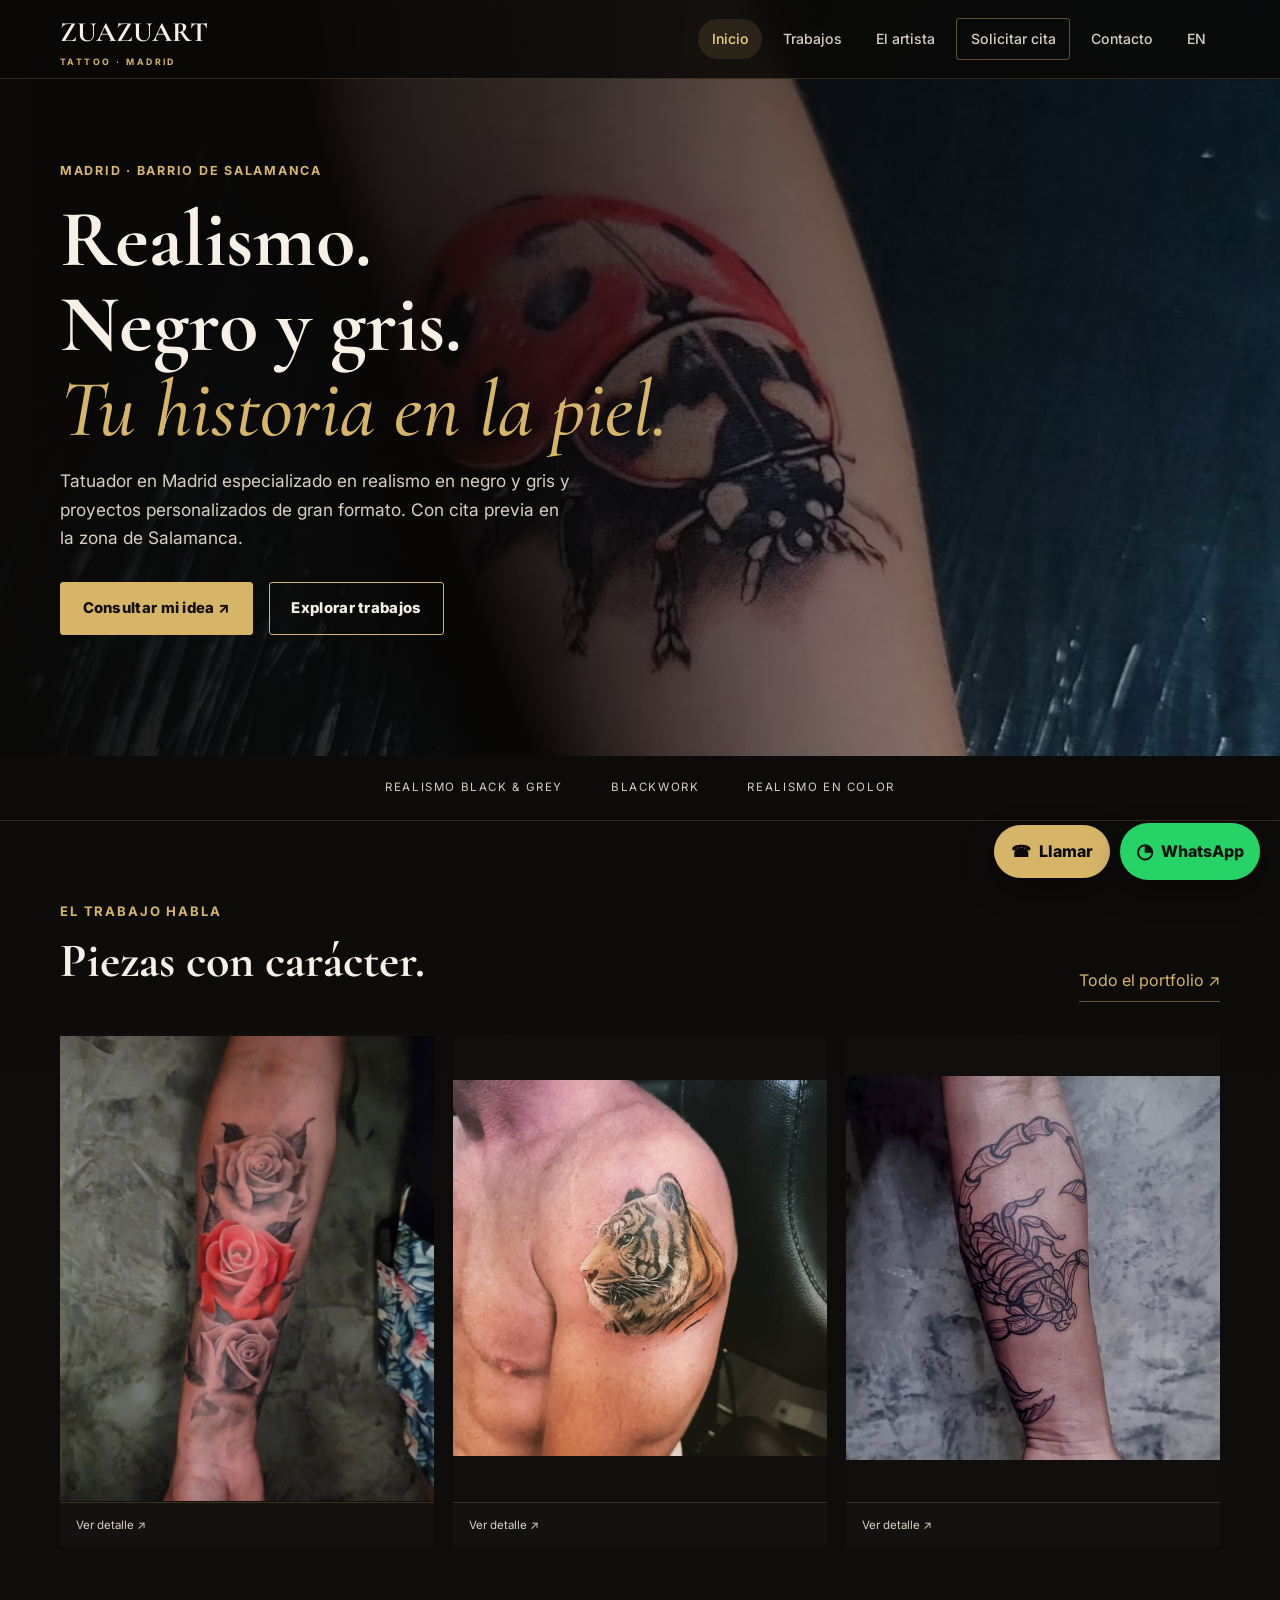
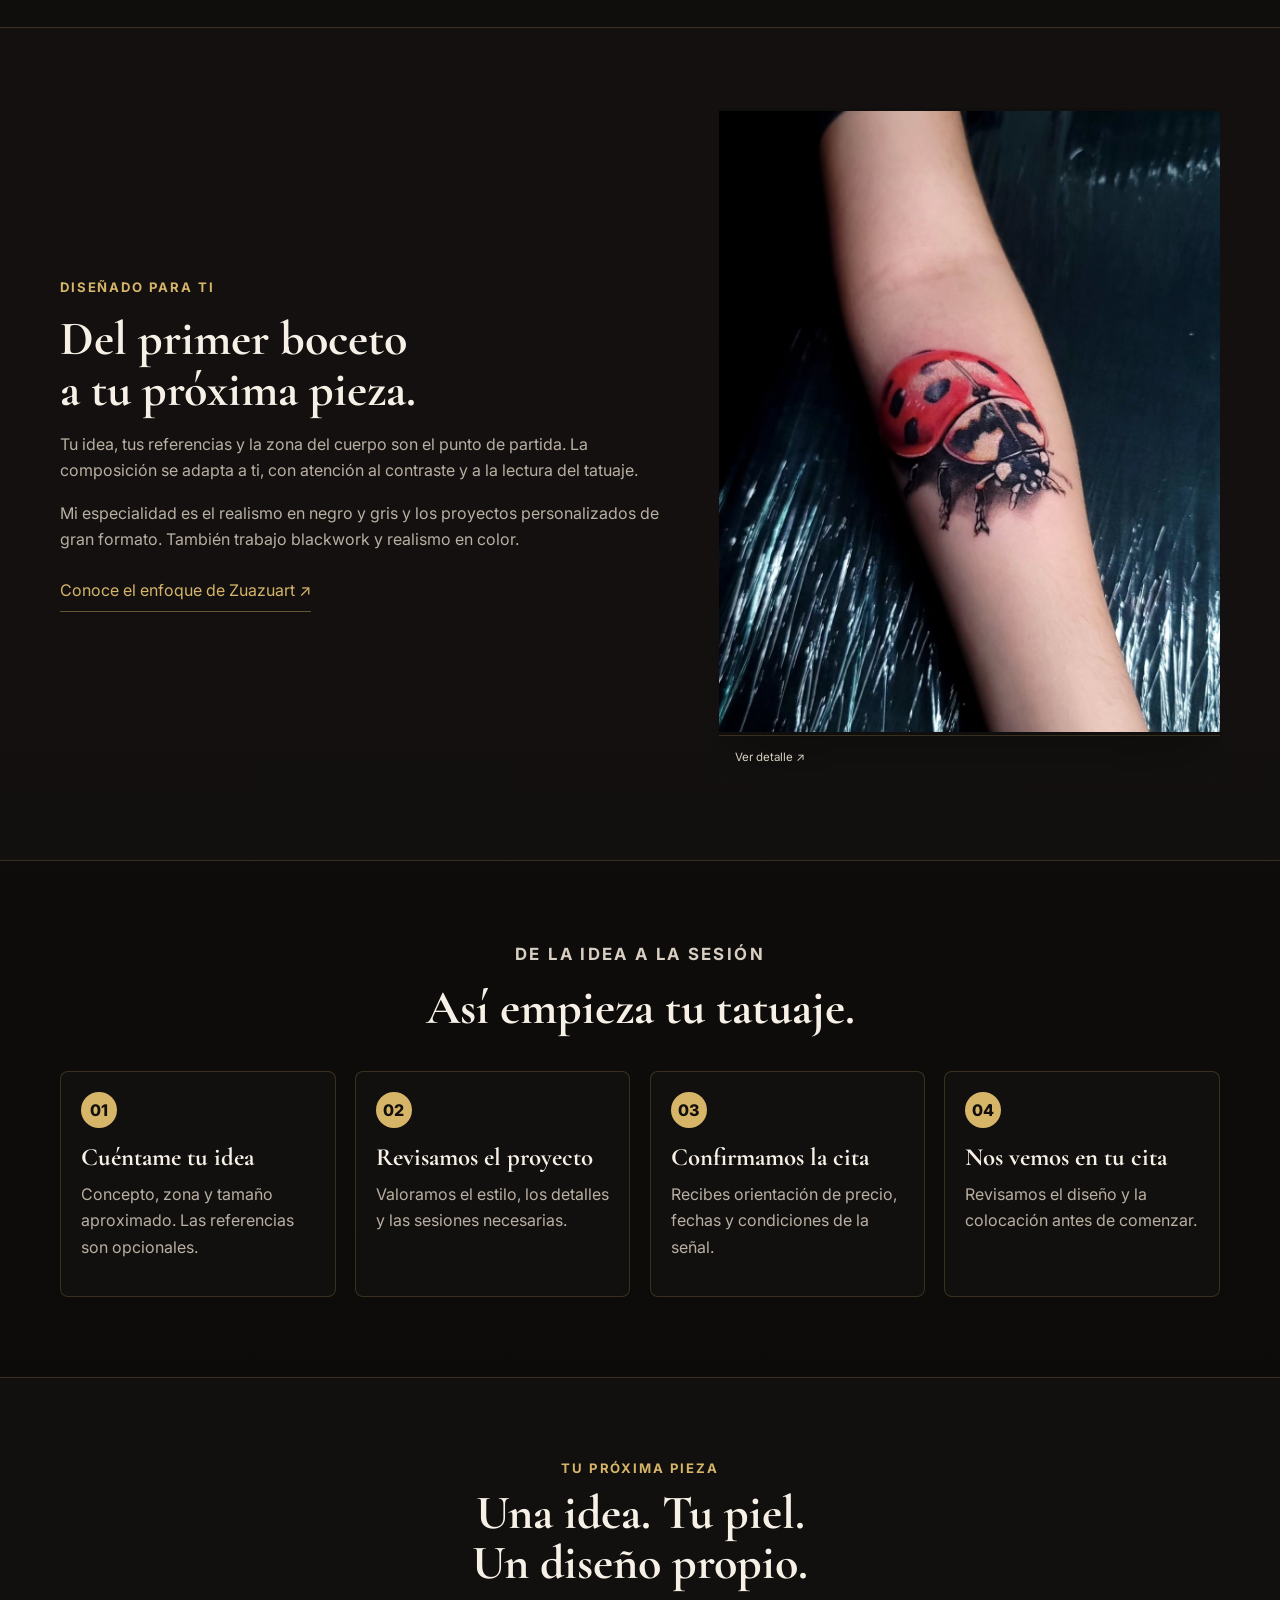
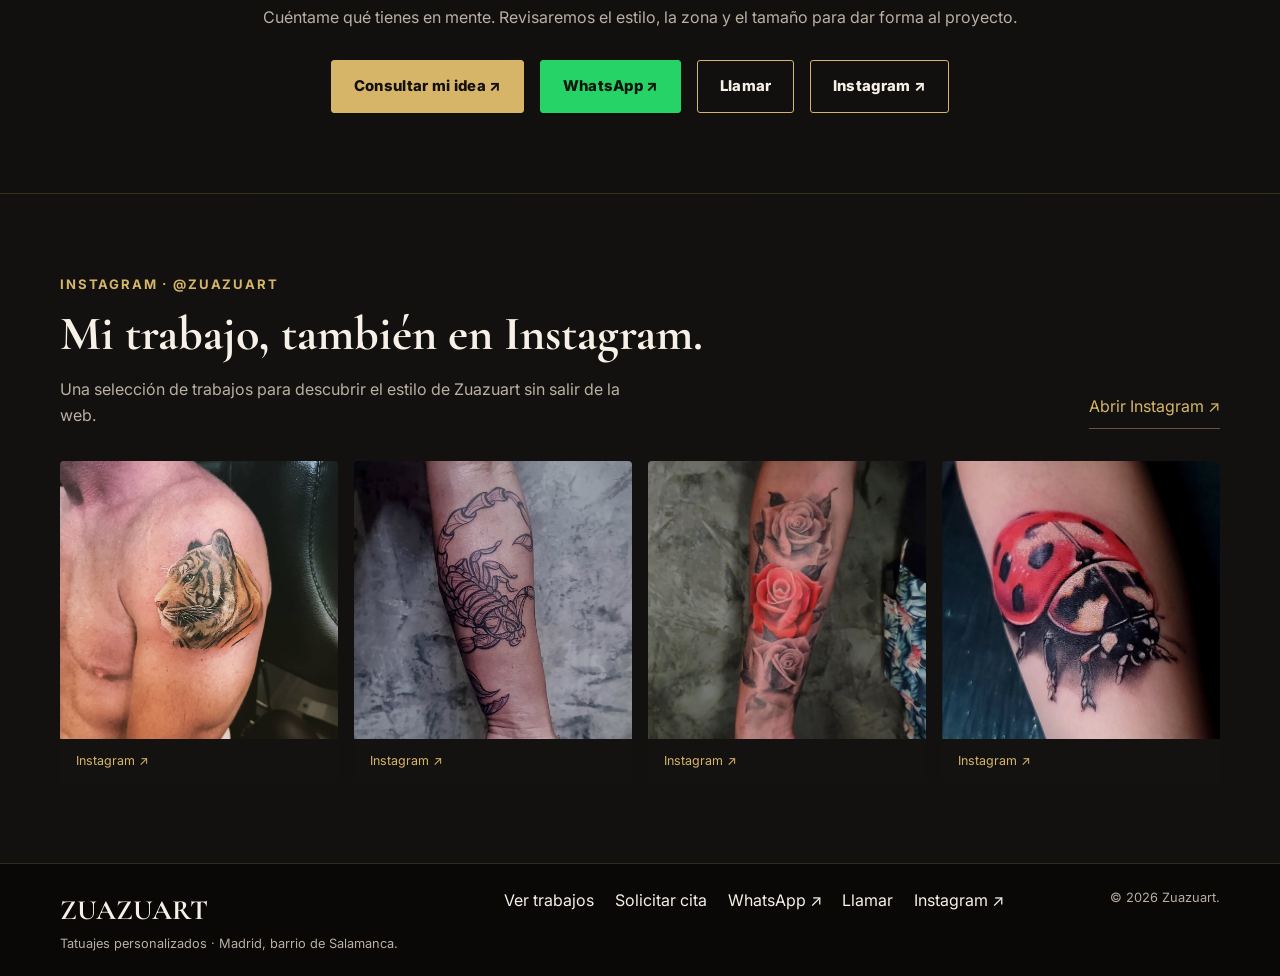
<file: index.html>
<!DOCTYPE html>
<html lang="es"><head><meta charset="UTF-8"><meta name="viewport" content="width=device-width, initial-scale=1">
<title>Zuazuart | Realismo en negro y gris en Madrid</title><meta name="description" content="Tatuador en Madrid especializado en realismo en negro y gris y proyectos personalizados de gran formato. Con cita previa en la zona de Salamanca."><link rel="canonical" href="https://www.zuazuart.com/">
<link rel="alternate" hreflang="es" href="https://www.zuazuart.com/"><link rel="alternate" hreflang="en" href="https://www.zuazuart.com/en/index.html">
<meta property="og:title" content="Zuazuart | Realismo en negro y gris en Madrid"><meta property="og:description" content="Tatuador en Madrid especializado en realismo en negro y gris y proyectos personalizados de gran formato. Con cita previa en la zona de Salamanca."><meta property="og:type" content="website"><meta property="og:url" content="https://www.zuazuart.com/"><meta property="og:image" content="https://www.zuazuart.com/images/hero.jpg">
<link rel="icon" href="logopng.ico"><link rel="stylesheet" href="style.css"></head><body>
<a class="skip-link" href="#main">Saltar al contenido</a><header class="site-header"><div class="container nav-container"><a class="logo" href="index.html">ZUAZUART<span class="brand-caption">TATTOO · MADRID</span></a><button class="hamburger" id="hamburger" type="button" aria-label="Abrir menú" aria-controls="nav-menu" aria-expanded="false"><span></span><span></span><span></span></button><nav id="nav-menu" aria-label="Navegación principal"><a href="index.html" aria-current="page">Inicio</a><a href="portfolio.html">Trabajos</a><a href="about.html">El artista</a><a href="booking.html" class="nav-booking">Solicitar cita</a><a href="contact.html">Contacto</a><a href="en/index.html" lang="en" aria-label="View in English">EN</a></nav></div></header>
<main id="main" tabindex="-1"><section class="hero hero--home"><div class="container hero-content"><p class="eyebrow">Madrid · Barrio de Salamanca</p><h1>Realismo.<br>Negro y gris.<br><em>Tu historia en la piel.</em></h1><p>Tatuador en Madrid especializado en realismo en negro y gris y proyectos personalizados de gran formato. Con cita previa en la zona de Salamanca.</p><div class="hero-actions"><a class="btn" href="booking.html">Consultar mi idea ↗</a><a class="btn btn--ghost" href="portfolio.html">Explorar trabajos</a></div></div></section><div class="style-strip"><span>REALISMO BLACK &amp; GREY</span><span>BLACKWORK</span><span>REALISMO EN COLOR</span></div><section><div class="container"><div class="section-heading-row"><div><p class="eyebrow">El trabajo habla</p><h2>Piezas con carácter.</h2></div><a class="text-link" href="portfolio.html">Todo el portfolio ↗</a></div><div class="gallery-grid"><button class="gallery-item" type="button" aria-label="Ampliar: Tatuaje de rosas por Zuazuart"><img src="images/rosescolorbandg.jpg" alt="Tatuaje de rosas por Zuazuart" loading="lazy" decoding="async"><span>Ver detalle ↗</span></button><button class="gallery-item" type="button" aria-label="Ampliar: Tatuaje de tigre en color por Zuazuart"><img src="images/tigercolortattoo.jpg" alt="Tatuaje de tigre en color por Zuazuart" loading="lazy" decoding="async"><span>Ver detalle ↗</span></button><button class="gallery-item" type="button" aria-label="Ampliar: Tatuaje de escorpión por Zuazuart"><img src="images/scorpiontattoo.jpg" alt="Tatuaje de escorpión por Zuazuart" loading="lazy" decoding="async"><span>Ver detalle ↗</span></button></div></div></section><section class="section--muted"><div class="container intro-grid"><div class="intro-copy"><p class="eyebrow">Diseñado para ti</p><h2>Del primer boceto<br>a tu próxima pieza.</h2><p>Tu idea, tus referencias y la zona del cuerpo son el punto de partida. La composición se adapta a ti, con atención al contraste y a la lectura del tatuaje.</p><p>Mi especialidad es el realismo en negro y gris y los proyectos personalizados de gran formato. También trabajo blackwork y realismo en color.</p><a class="text-link" href="about.html">Conoce el enfoque de Zuazuart ↗</a></div><div class="feature-image"><button class="gallery-item" type="button" aria-label="Ampliar: Tatuaje de mariquita en color por Zuazuart"><img src="images/ladybugcolortattoowide.jpg" alt="Tatuaje de mariquita en color por Zuazuart" loading="lazy" decoding="async"><span>Ver detalle ↗</span></button></div></div></section><section><div class="container"><div class="section-header"><p class="eyebrow">De la idea a la sesión</p><h2>Así empieza tu tatuaje.</h2></div><div class="process-grid"><article class="process-step"><span>01</span><h3>Cuéntame tu idea</h3><p>Concepto, zona y tamaño aproximado. Las referencias son opcionales.</p></article><article class="process-step"><span>02</span><h3>Revisamos el proyecto</h3><p>Valoramos el estilo, los detalles y las sesiones necesarias.</p></article><article class="process-step"><span>03</span><h3>Confirmamos la cita</h3><p>Recibes orientación de precio, fechas y condiciones de la señal.</p></article><article class="process-step"><span>04</span><h3>Nos vemos en tu cita</h3><p>Revisamos el diseño y la colocación antes de comenzar.</p></article></div></div></section><section class="section--muted contact-info-section"><div class="container narrow"><p class="eyebrow">Tu próxima pieza</p><h2>Una idea. Tu piel.<br>Un diseño propio.</h2><p>Cuéntame qué tienes en mente. Revisaremos el estilo, la zona y el tamaño para dar forma al proyecto.</p><div class="actions actions--contact"><a href="booking.html" class="btn">Consultar mi idea ↗</a><a href="https://wa.me/34641722448?text=Hola%20Zuazuart%2C%20quiero%20consultar%20una%20idea%20de%20tatuaje." target="_blank" rel="noopener" class="btn btn--whatsapp">WhatsApp ↗</a><a href="tel:+34641722448" class="btn btn--ghost">Llamar</a><a href="https://www.instagram.com/zuazuart/" target="_blank" rel="noopener" class="btn btn--ghost">Instagram ↗</a></div></div></section><section class="instagram-section"><div class="container"><div class="section-heading-row"><div><p class="eyebrow">Instagram · @zuazuart</p><h2>Mi trabajo, también en Instagram.</h2><p>Una selección de trabajos para descubrir el estilo de Zuazuart sin salir de la web.</p></div><a href="https://www.instagram.com/zuazuart/" target="_blank" rel="noopener" class="text-link">Abrir Instagram ↗</a></div><div class="instagram-grid"><a class="instagram-card" href="https://www.instagram.com/zuazuart/" target="_blank" rel="noopener"><img src="images/tigercolortattoo.jpg" alt="Tatuaje de tigre en color por Zuazuart" loading="lazy"><span>Instagram ↗</span></a><a class="instagram-card" href="https://www.instagram.com/zuazuart/" target="_blank" rel="noopener"><img src="images/scorpiontattoo.jpg" alt="Tatuaje de escorpión por Zuazuart" loading="lazy"><span>Instagram ↗</span></a><a class="instagram-card" href="https://www.instagram.com/zuazuart/" target="_blank" rel="noopener"><img src="images/rosescolorbandg.jpg" alt="Tatuaje de rosas por Zuazuart" loading="lazy"><span>Instagram ↗</span></a><a class="instagram-card" href="https://www.instagram.com/zuazuart/" target="_blank" rel="noopener"><img src="images/Ladybugcolortattoo.jpg" alt="Tatuaje de mariquita en color por Zuazuart" loading="lazy"><span>Instagram ↗</span></a></div></div></section></main><div class="contact-floats" aria-label="Contacto rápido"><a class="call-float" href="tel:+34641722448" aria-label="Llamar a Zuazuart"><span aria-hidden="true">☎</span> Llamar</a><a class="whatsapp-float" href="https://wa.me/34641722448?text=Hola%20Zuazuart%2C%20quiero%20consultar%20una%20idea%20de%20tatuaje." target="_blank" rel="noopener" aria-label="Escribir a Zuazuart por WhatsApp"><span aria-hidden="true">◔</span> WhatsApp</a></div><footer class="site-footer"><div class="container footer-container"><div><a href="index.html" class="logo">ZUAZUART</a><p>Tatuajes personalizados · Madrid, barrio de Salamanca.</p></div><div class="footer-links"><a href="portfolio.html">Ver trabajos</a><a href="booking.html">Solicitar cita</a><a href="https://wa.me/34641722448?text=Hola%20Zuazuart%2C%20quiero%20consultar%20una%20idea%20de%20tatuaje." target="_blank" rel="noopener">WhatsApp ↗</a><a href="tel:+34641722448">Llamar</a><a href="https://www.instagram.com/zuazuart/" target="_blank" rel="noopener">Instagram ↗</a></div><p>© <span data-year>2026</span> Zuazuart.</p></div></footer><script src="script.js" defer></script></body></html>
</file>
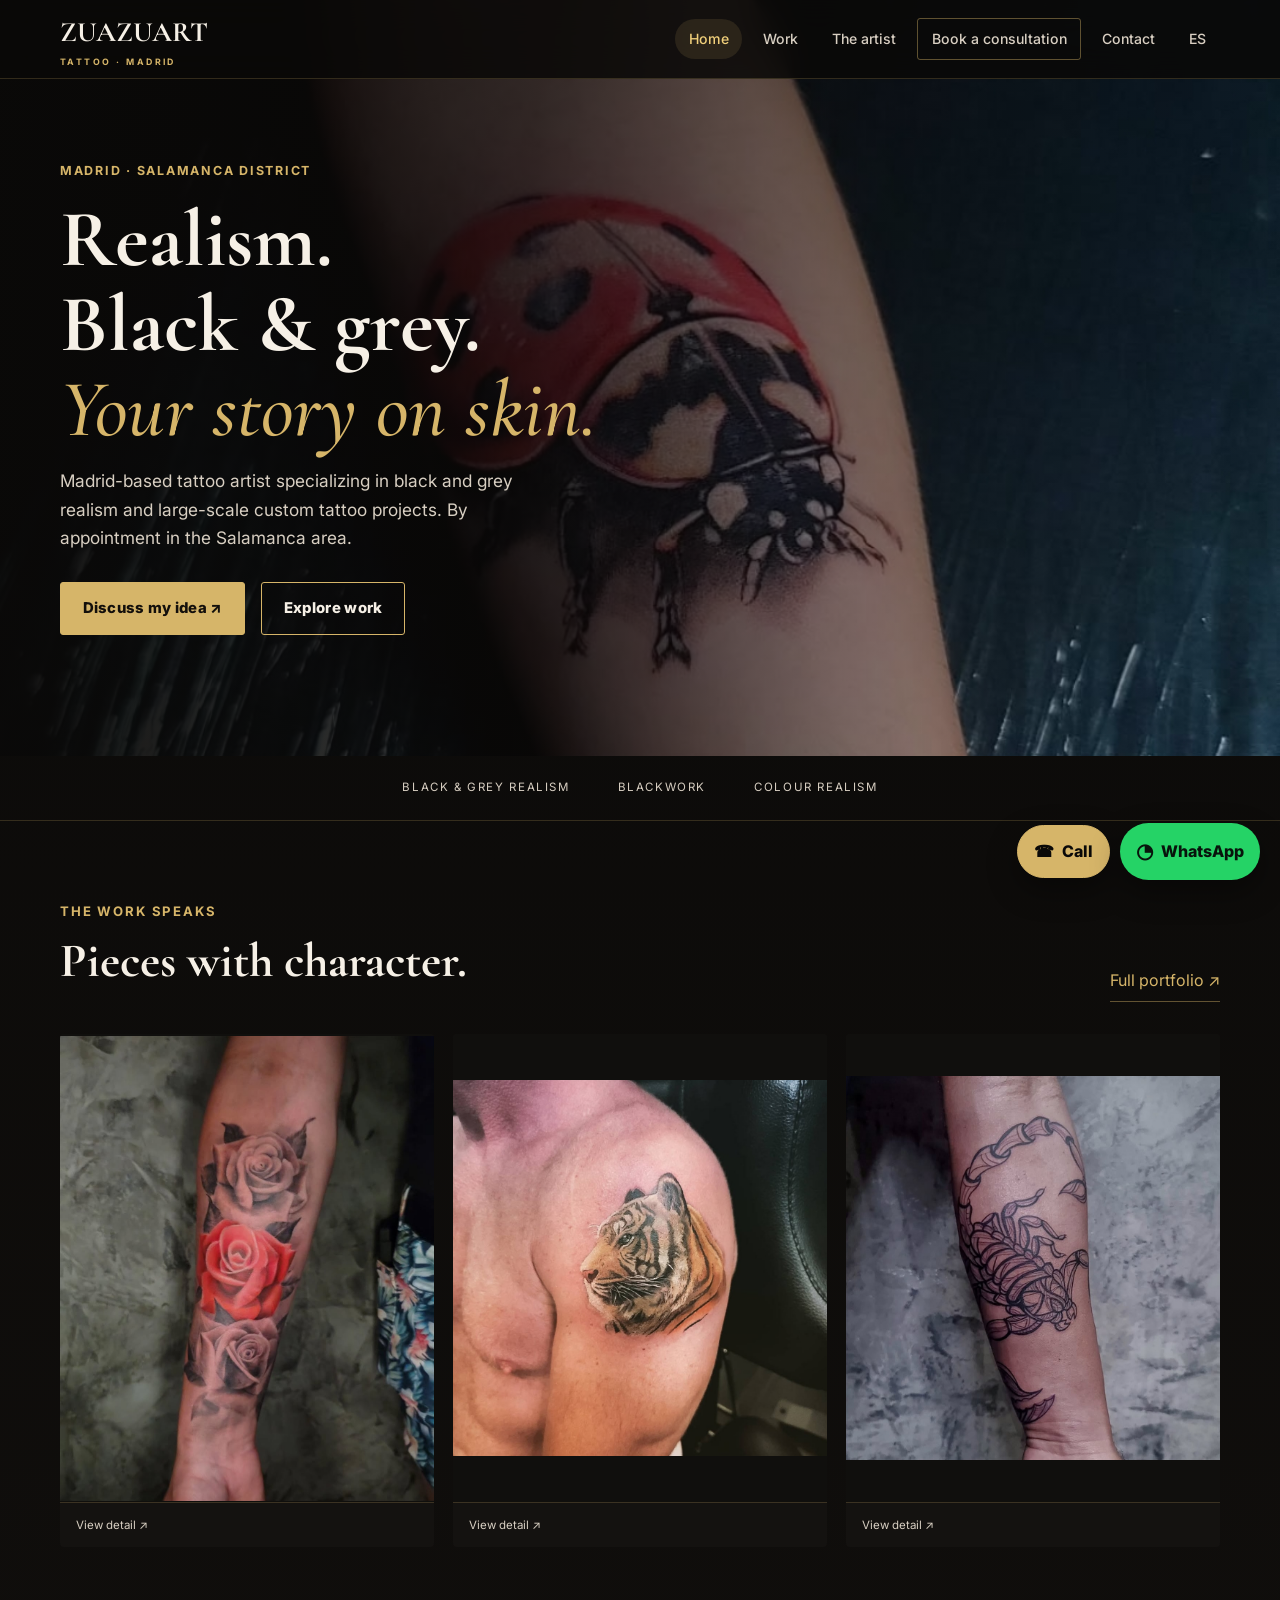
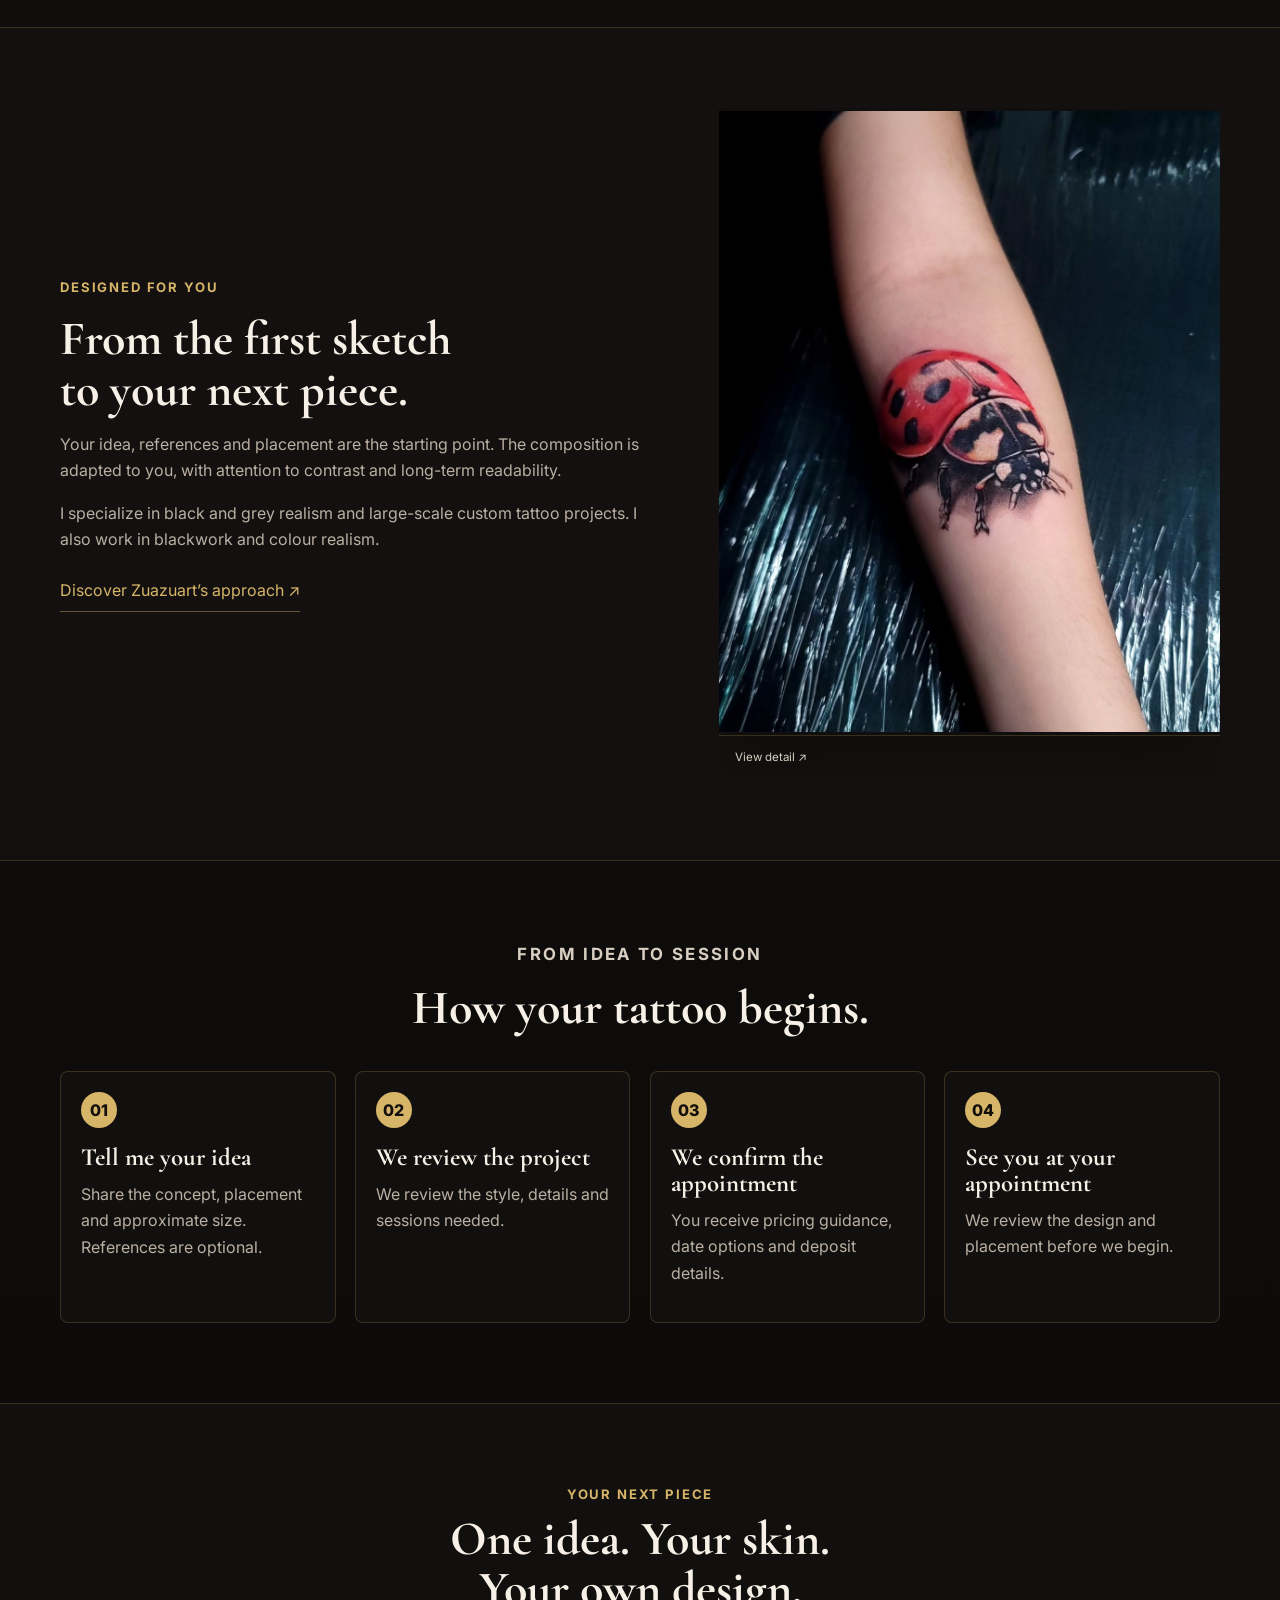
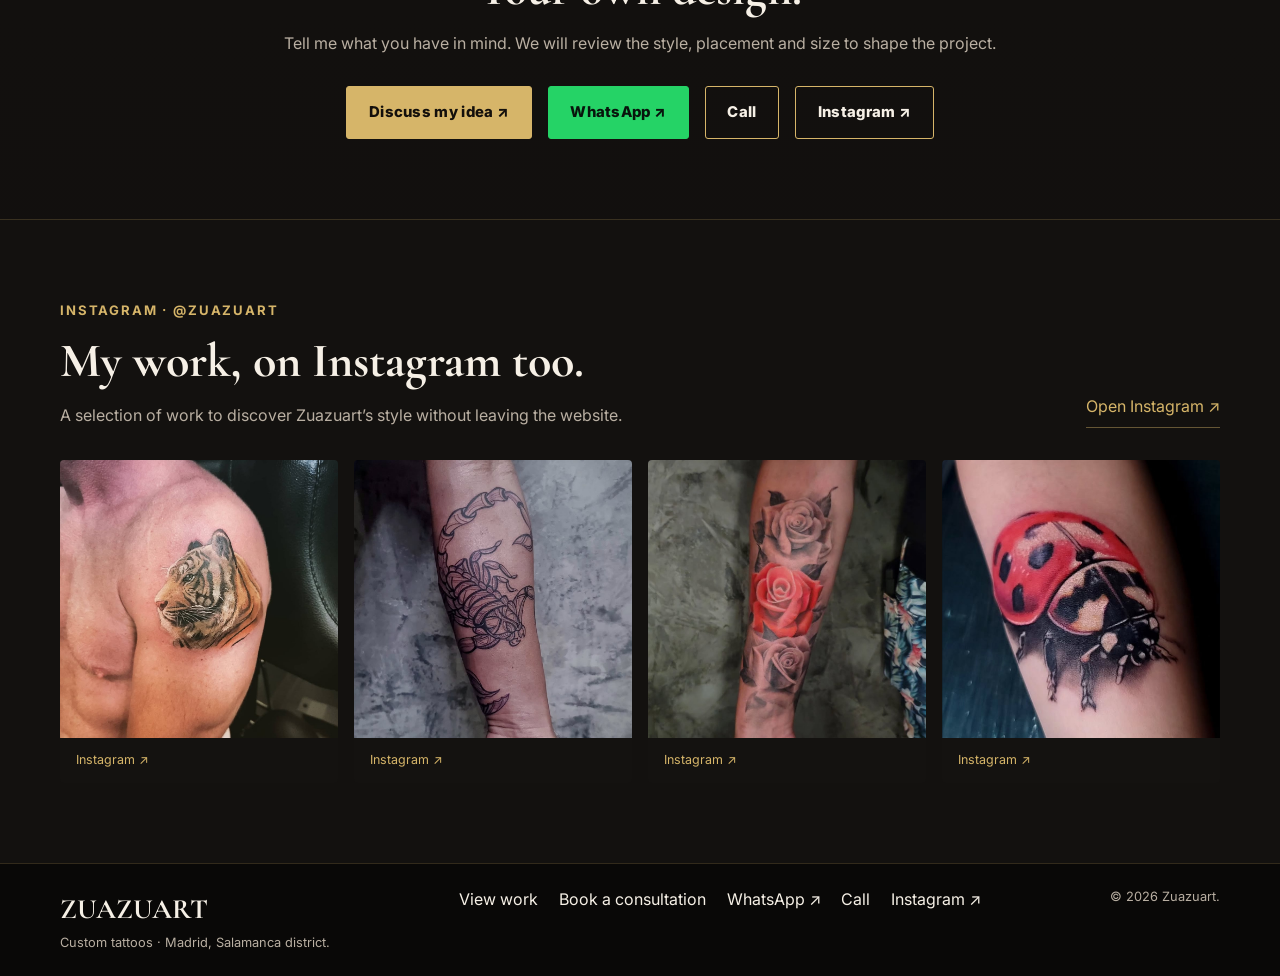
<file: en/index.html>
<!DOCTYPE html>
<html lang="en"><head><meta charset="UTF-8"><meta name="viewport" content="width=device-width, initial-scale=1">
<title>Zuazuart | Black &amp; Grey Realism in Madrid</title><meta name="description" content="Madrid-based tattoo artist specializing in black and grey realism and large-scale custom tattoo projects. By appointment in the Salamanca area."><link rel="canonical" href="https://www.zuazuart.com/en/index.html">
<link rel="alternate" hreflang="es" href="https://www.zuazuart.com/"><link rel="alternate" hreflang="en" href="https://www.zuazuart.com/en/index.html">
<meta property="og:title" content="Zuazuart | Black &amp; Grey Realism in Madrid"><meta property="og:description" content="Madrid-based tattoo artist specializing in black and grey realism and large-scale custom tattoo projects. By appointment in the Salamanca area."><meta property="og:type" content="website"><meta property="og:url" content="https://www.zuazuart.com/en/index.html"><meta property="og:image" content="https://www.zuazuart.com/images/hero.jpg">
<link rel="icon" href="../logopng.ico"><link rel="stylesheet" href="../style.css"></head><body>
<a class="skip-link" href="#main">Skip to content</a><header class="site-header"><div class="container nav-container"><a class="logo" href="index.html">ZUAZUART<span class="brand-caption">TATTOO · MADRID</span></a><button class="hamburger" id="hamburger" type="button" aria-label="Open menu" aria-controls="nav-menu" aria-expanded="false"><span></span><span></span><span></span></button><nav id="nav-menu" aria-label="Main navigation"><a href="index.html" aria-current="page">Home</a><a href="portfolio.html">Work</a><a href="about.html">The artist</a><a href="booking.html" class="nav-booking">Book a consultation</a><a href="contact.html">Contact</a><a href="../index.html" lang="es" aria-label="Ver en español">ES</a></nav></div></header>
<main id="main" tabindex="-1"><section class="hero hero--home"><div class="container hero-content"><p class="eyebrow">Madrid · Salamanca district</p><h1>Realism.<br>Black &amp; grey.<br><em>Your story on skin.</em></h1><p>Madrid-based tattoo artist specializing in black and grey realism and large-scale custom tattoo projects. By appointment in the Salamanca area.</p><div class="hero-actions"><a class="btn" href="booking.html">Discuss my idea ↗</a><a class="btn btn--ghost" href="portfolio.html">Explore work</a></div></div></section><div class="style-strip"><span>BLACK &amp; GREY REALISM</span><span>BLACKWORK</span><span>COLOUR REALISM</span></div><section><div class="container"><div class="section-heading-row"><div><p class="eyebrow">The work speaks</p><h2>Pieces with character.</h2></div><a class="text-link" href="portfolio.html">Full portfolio ↗</a></div><div class="gallery-grid"><button class="gallery-item" type="button" aria-label="Expand: Rose tattoo by Zuazuart"><img src="../images/rosescolorbandg.jpg" alt="Rose tattoo by Zuazuart" loading="lazy" decoding="async"><span>View detail ↗</span></button><button class="gallery-item" type="button" aria-label="Expand: Colour tiger tattoo by Zuazuart"><img src="../images/tigercolortattoo.jpg" alt="Colour tiger tattoo by Zuazuart" loading="lazy" decoding="async"><span>View detail ↗</span></button><button class="gallery-item" type="button" aria-label="Expand: Scorpion tattoo by Zuazuart"><img src="../images/scorpiontattoo.jpg" alt="Scorpion tattoo by Zuazuart" loading="lazy" decoding="async"><span>View detail ↗</span></button></div></div></section><section class="section--muted"><div class="container intro-grid"><div class="intro-copy"><p class="eyebrow">Designed for you</p><h2>From the first sketch<br>to your next piece.</h2><p>Your idea, references and placement are the starting point. The composition is adapted to you, with attention to contrast and long-term readability.</p><p>I specialize in black and grey realism and large-scale custom tattoo projects. I also work in blackwork and colour realism.</p><a class="text-link" href="about.html">Discover Zuazuart’s approach ↗</a></div><div class="feature-image"><button class="gallery-item" type="button" aria-label="Expand: Colour ladybird tattoo by Zuazuart"><img src="../images/ladybugcolortattoowide.jpg" alt="Colour ladybird tattoo by Zuazuart" loading="lazy" decoding="async"><span>View detail ↗</span></button></div></div></section><section><div class="container"><div class="section-header"><p class="eyebrow">From idea to session</p><h2>How your tattoo begins.</h2></div><div class="process-grid"><article class="process-step"><span>01</span><h3>Tell me your idea</h3><p>Share the concept, placement and approximate size. References are optional.</p></article><article class="process-step"><span>02</span><h3>We review the project</h3><p>We review the style, details and sessions needed.</p></article><article class="process-step"><span>03</span><h3>We confirm the appointment</h3><p>You receive pricing guidance, date options and deposit details.</p></article><article class="process-step"><span>04</span><h3>See you at your appointment</h3><p>We review the design and placement before we begin.</p></article></div></div></section><section class="section--muted contact-info-section"><div class="container narrow"><p class="eyebrow">Your next piece</p><h2>One idea. Your skin.<br>Your own design.</h2><p>Tell me what you have in mind. We will review the style, placement and size to shape the project.</p><div class="actions actions--contact"><a href="booking.html" class="btn">Discuss my idea ↗</a><a href="https://wa.me/34641722448?text=Hola%20Zuazuart%2C%20quiero%20consultar%20una%20idea%20de%20tatuaje." target="_blank" rel="noopener" class="btn btn--whatsapp">WhatsApp ↗</a><a href="tel:+34641722448" class="btn btn--ghost">Call</a><a href="https://www.instagram.com/zuazuart/" target="_blank" rel="noopener" class="btn btn--ghost">Instagram ↗</a></div></div></section><section class="instagram-section"><div class="container"><div class="section-heading-row"><div><p class="eyebrow">Instagram · @zuazuart</p><h2>My work, on Instagram too.</h2><p>A selection of work to discover Zuazuart’s style without leaving the website.</p></div><a href="https://www.instagram.com/zuazuart/" target="_blank" rel="noopener" class="text-link">Open Instagram ↗</a></div><div class="instagram-grid"><a class="instagram-card" href="https://www.instagram.com/zuazuart/" target="_blank" rel="noopener"><img src="../images/tigercolortattoo.jpg" alt="Colour tiger tattoo by Zuazuart" loading="lazy"><span>Instagram ↗</span></a><a class="instagram-card" href="https://www.instagram.com/zuazuart/" target="_blank" rel="noopener"><img src="../images/scorpiontattoo.jpg" alt="Scorpion tattoo by Zuazuart" loading="lazy"><span>Instagram ↗</span></a><a class="instagram-card" href="https://www.instagram.com/zuazuart/" target="_blank" rel="noopener"><img src="../images/rosescolorbandg.jpg" alt="Rose tattoo by Zuazuart" loading="lazy"><span>Instagram ↗</span></a><a class="instagram-card" href="https://www.instagram.com/zuazuart/" target="_blank" rel="noopener"><img src="../images/Ladybugcolortattoo.jpg" alt="Colour ladybird tattoo by Zuazuart" loading="lazy"><span>Instagram ↗</span></a></div></div></section></main><div class="contact-floats" aria-label="Quick contact"><a class="call-float" href="tel:+34641722448" aria-label="Call Zuazuart"><span aria-hidden="true">☎</span> Call</a><a class="whatsapp-float" href="https://wa.me/34641722448?text=Hola%20Zuazuart%2C%20quiero%20consultar%20una%20idea%20de%20tatuaje." target="_blank" rel="noopener" aria-label="Message Zuazuart on WhatsApp"><span aria-hidden="true">◔</span> WhatsApp</a></div><footer class="site-footer"><div class="container footer-container"><div><a href="index.html" class="logo">ZUAZUART</a><p>Custom tattoos · Madrid, Salamanca district.</p></div><div class="footer-links"><a href="portfolio.html">View work</a><a href="booking.html">Book a consultation</a><a href="https://wa.me/34641722448?text=Hola%20Zuazuart%2C%20quiero%20consultar%20una%20idea%20de%20tatuaje." target="_blank" rel="noopener">WhatsApp ↗</a><a href="tel:+34641722448">Call</a><a href="https://www.instagram.com/zuazuart/" target="_blank" rel="noopener">Instagram ↗</a></div><p>© <span data-year>2026</span> Zuazuart.</p></div></footer><script src="../script.js" defer></script></body></html>
</file>
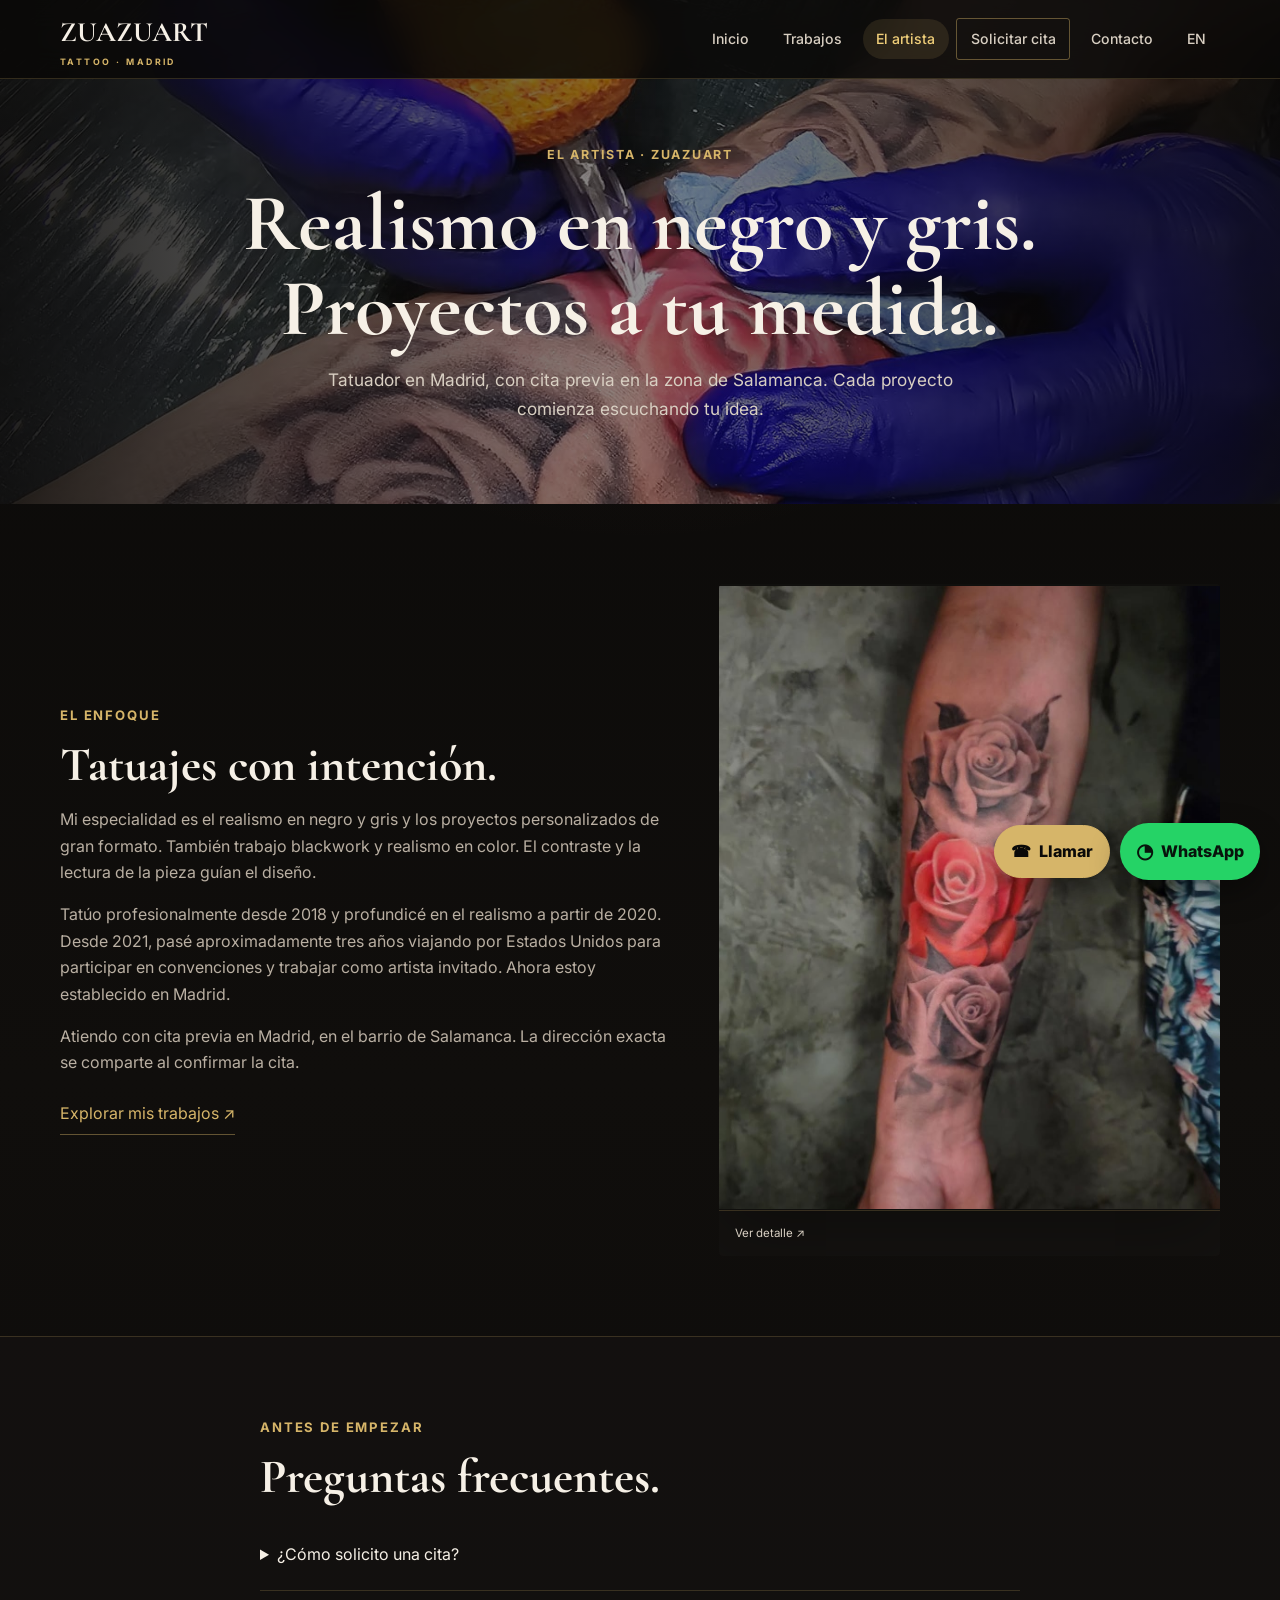
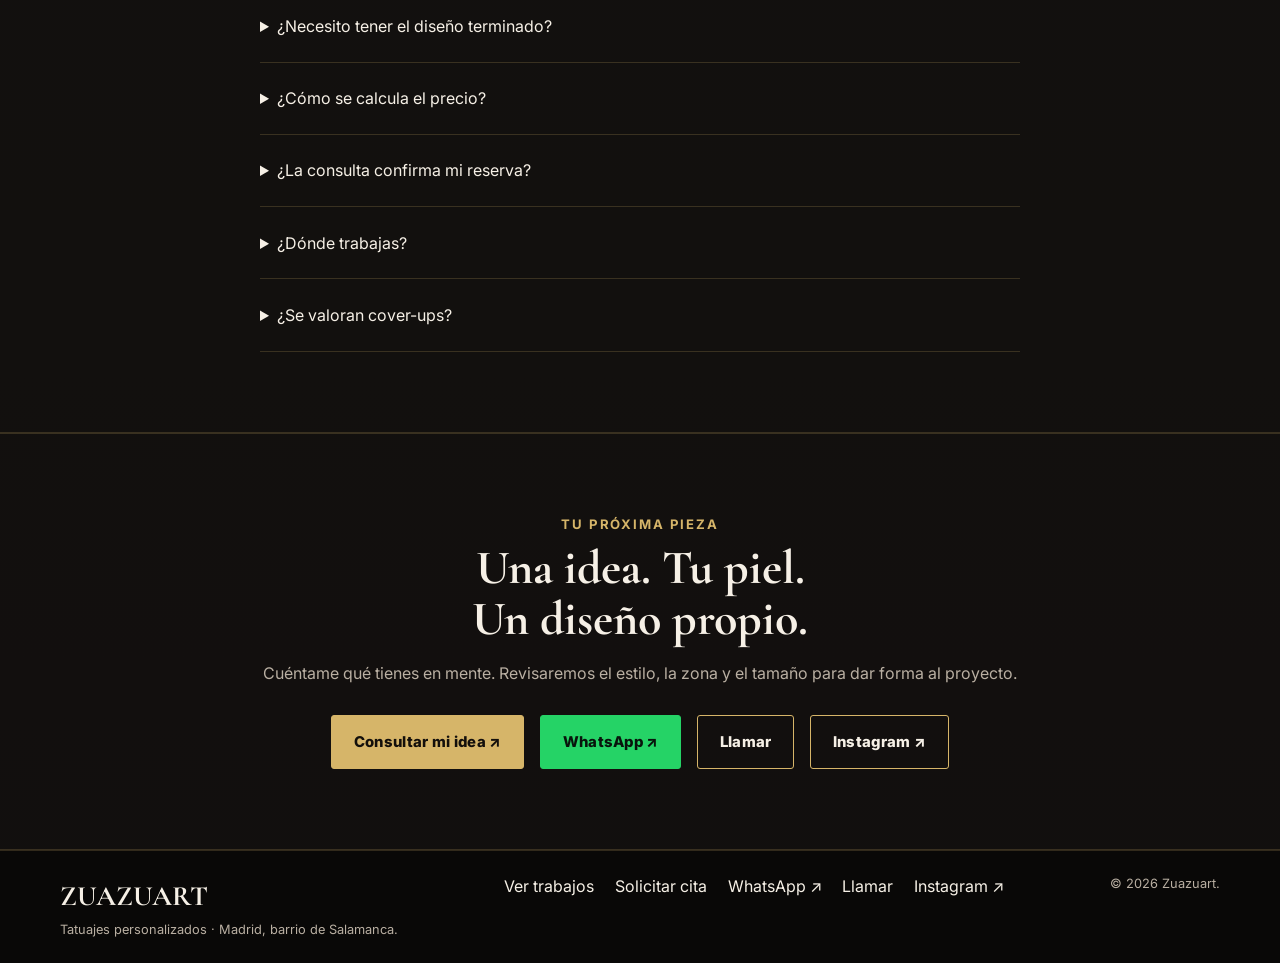
<file: about.html>
<!DOCTYPE html>
<html lang="es"><head><meta charset="UTF-8"><meta name="viewport" content="width=device-width, initial-scale=1">
<title>El artista | Zuazuart · Realismo en Madrid</title><meta name="description" content="Tatuador en Madrid especializado en realismo en negro y gris y proyectos personalizados de gran formato. Con cita previa en la zona de Salamanca."><link rel="canonical" href="https://www.zuazuart.com/about.html">
<link rel="alternate" hreflang="es" href="https://www.zuazuart.com/about.html"><link rel="alternate" hreflang="en" href="https://www.zuazuart.com/en/about.html">
<meta property="og:title" content="El artista | Zuazuart · Realismo en Madrid"><meta property="og:description" content="Tatuador en Madrid especializado en realismo en negro y gris y proyectos personalizados de gran formato. Con cita previa en la zona de Salamanca."><meta property="og:type" content="website"><meta property="og:url" content="https://www.zuazuart.com/about.html"><meta property="og:image" content="https://www.zuazuart.com/images/hero.jpg">
<link rel="icon" href="logopng.ico"><link rel="stylesheet" href="style.css"></head><body>
<a class="skip-link" href="#main">Saltar al contenido</a><header class="site-header"><div class="container nav-container"><a class="logo" href="index.html">ZUAZUART<span class="brand-caption">TATTOO · MADRID</span></a><button class="hamburger" id="hamburger" type="button" aria-label="Abrir menú" aria-controls="nav-menu" aria-expanded="false"><span></span><span></span><span></span></button><nav id="nav-menu" aria-label="Navegación principal"><a href="index.html">Inicio</a><a href="portfolio.html">Trabajos</a><a href="about.html" aria-current="page">El artista</a><a href="booking.html" class="nav-booking">Solicitar cita</a><a href="contact.html">Contacto</a><a href="en/about.html" lang="en" aria-label="View in English">EN</a></nav></div></header>
<main id="main" tabindex="-1"><section class="hero hero--about"><div class="container hero-content"><p class="eyebrow">El artista · Zuazuart</p><h1>Realismo en negro y gris.<br>Proyectos a tu medida.</h1><p>Tatuador en Madrid, con cita previa en la zona de Salamanca. Cada proyecto comienza escuchando tu idea.</p></div></section><section><div class="container intro-grid"><div><p class="eyebrow">El enfoque</p><h2>Tatuajes con intención.</h2><p>Mi especialidad es el realismo en negro y gris y los proyectos personalizados de gran formato. También trabajo blackwork y realismo en color. El contraste y la lectura de la pieza guían el diseño.</p><p>Tatúo profesionalmente desde 2018 y profundicé en el realismo a partir de 2020. Desde 2021, pasé aproximadamente tres años viajando por Estados Unidos para participar en convenciones y trabajar como artista invitado. Ahora estoy establecido en Madrid.</p><p>Atiendo con cita previa en Madrid, en el barrio de Salamanca. La dirección exacta se comparte al confirmar la cita.</p><a class="text-link" href="portfolio.html">Explorar mis trabajos ↗</a></div><div class="feature-image"><button class="gallery-item" type="button" aria-label="Ampliar: Trabajo de rosas por Zuazuart"><img src="images/rosescolorbandg.jpg" alt="Trabajo de rosas por Zuazuart" loading="lazy" decoding="async"><span>Ver detalle ↗</span></button></div></div></section><section class="section--muted"><div class="container narrow"><p class="eyebrow">Antes de empezar</p><h2>Preguntas frecuentes.</h2><details class="faq-detail"><summary>¿Cómo solicito una cita?</summary><p>Envía tu idea desde el formulario. Revisaremos el proyecto y te responderemos con los siguientes pasos.</p></details><details class="faq-detail"><summary>¿Necesito tener el diseño terminado?</summary><p>No. Puedes enviar una idea y referencias para que definamos juntos la dirección del diseño.</p></details><details class="faq-detail"><summary>¿Cómo se calcula el precio?</summary><p>Depende del tamaño, la zona, el detalle y las sesiones necesarias. El presupuesto se concreta antes de confirmar.</p></details><details class="faq-detail"><summary>¿La consulta confirma mi reserva?</summary><p>No. La fecha se confirma después de revisar el proyecto y acordar las condiciones de la señal.</p></details><details class="faq-detail"><summary>¿Dónde trabajas?</summary><p>En Madrid, barrio de Salamanca. Recibirás la dirección exacta al confirmar tu cita.</p></details><details class="faq-detail"><summary>¿Se valoran cover-ups?</summary><p>Se valoran caso por caso. Envía fotografías claras del tatuaje actual para estudiar las opciones.</p></details></div></section><section class="section--muted contact-info-section"><div class="container narrow"><p class="eyebrow">Tu próxima pieza</p><h2>Una idea. Tu piel.<br>Un diseño propio.</h2><p>Cuéntame qué tienes en mente. Revisaremos el estilo, la zona y el tamaño para dar forma al proyecto.</p><div class="actions actions--contact"><a href="booking.html" class="btn">Consultar mi idea ↗</a><a href="https://wa.me/34641722448?text=Hola%20Zuazuart%2C%20quiero%20consultar%20una%20idea%20de%20tatuaje." target="_blank" rel="noopener" class="btn btn--whatsapp">WhatsApp ↗</a><a href="tel:+34641722448" class="btn btn--ghost">Llamar</a><a href="https://www.instagram.com/zuazuart/" target="_blank" rel="noopener" class="btn btn--ghost">Instagram ↗</a></div></div></section></main><div class="contact-floats" aria-label="Contacto rápido"><a class="call-float" href="tel:+34641722448" aria-label="Llamar a Zuazuart"><span aria-hidden="true">☎</span> Llamar</a><a class="whatsapp-float" href="https://wa.me/34641722448?text=Hola%20Zuazuart%2C%20quiero%20consultar%20una%20idea%20de%20tatuaje." target="_blank" rel="noopener" aria-label="Escribir a Zuazuart por WhatsApp"><span aria-hidden="true">◔</span> WhatsApp</a></div><footer class="site-footer"><div class="container footer-container"><div><a href="index.html" class="logo">ZUAZUART</a><p>Tatuajes personalizados · Madrid, barrio de Salamanca.</p></div><div class="footer-links"><a href="portfolio.html">Ver trabajos</a><a href="booking.html">Solicitar cita</a><a href="https://wa.me/34641722448?text=Hola%20Zuazuart%2C%20quiero%20consultar%20una%20idea%20de%20tatuaje." target="_blank" rel="noopener">WhatsApp ↗</a><a href="tel:+34641722448">Llamar</a><a href="https://www.instagram.com/zuazuart/" target="_blank" rel="noopener">Instagram ↗</a></div><p>© <span data-year>2026</span> Zuazuart.</p></div></footer><script src="script.js" defer></script></body></html>
</file>
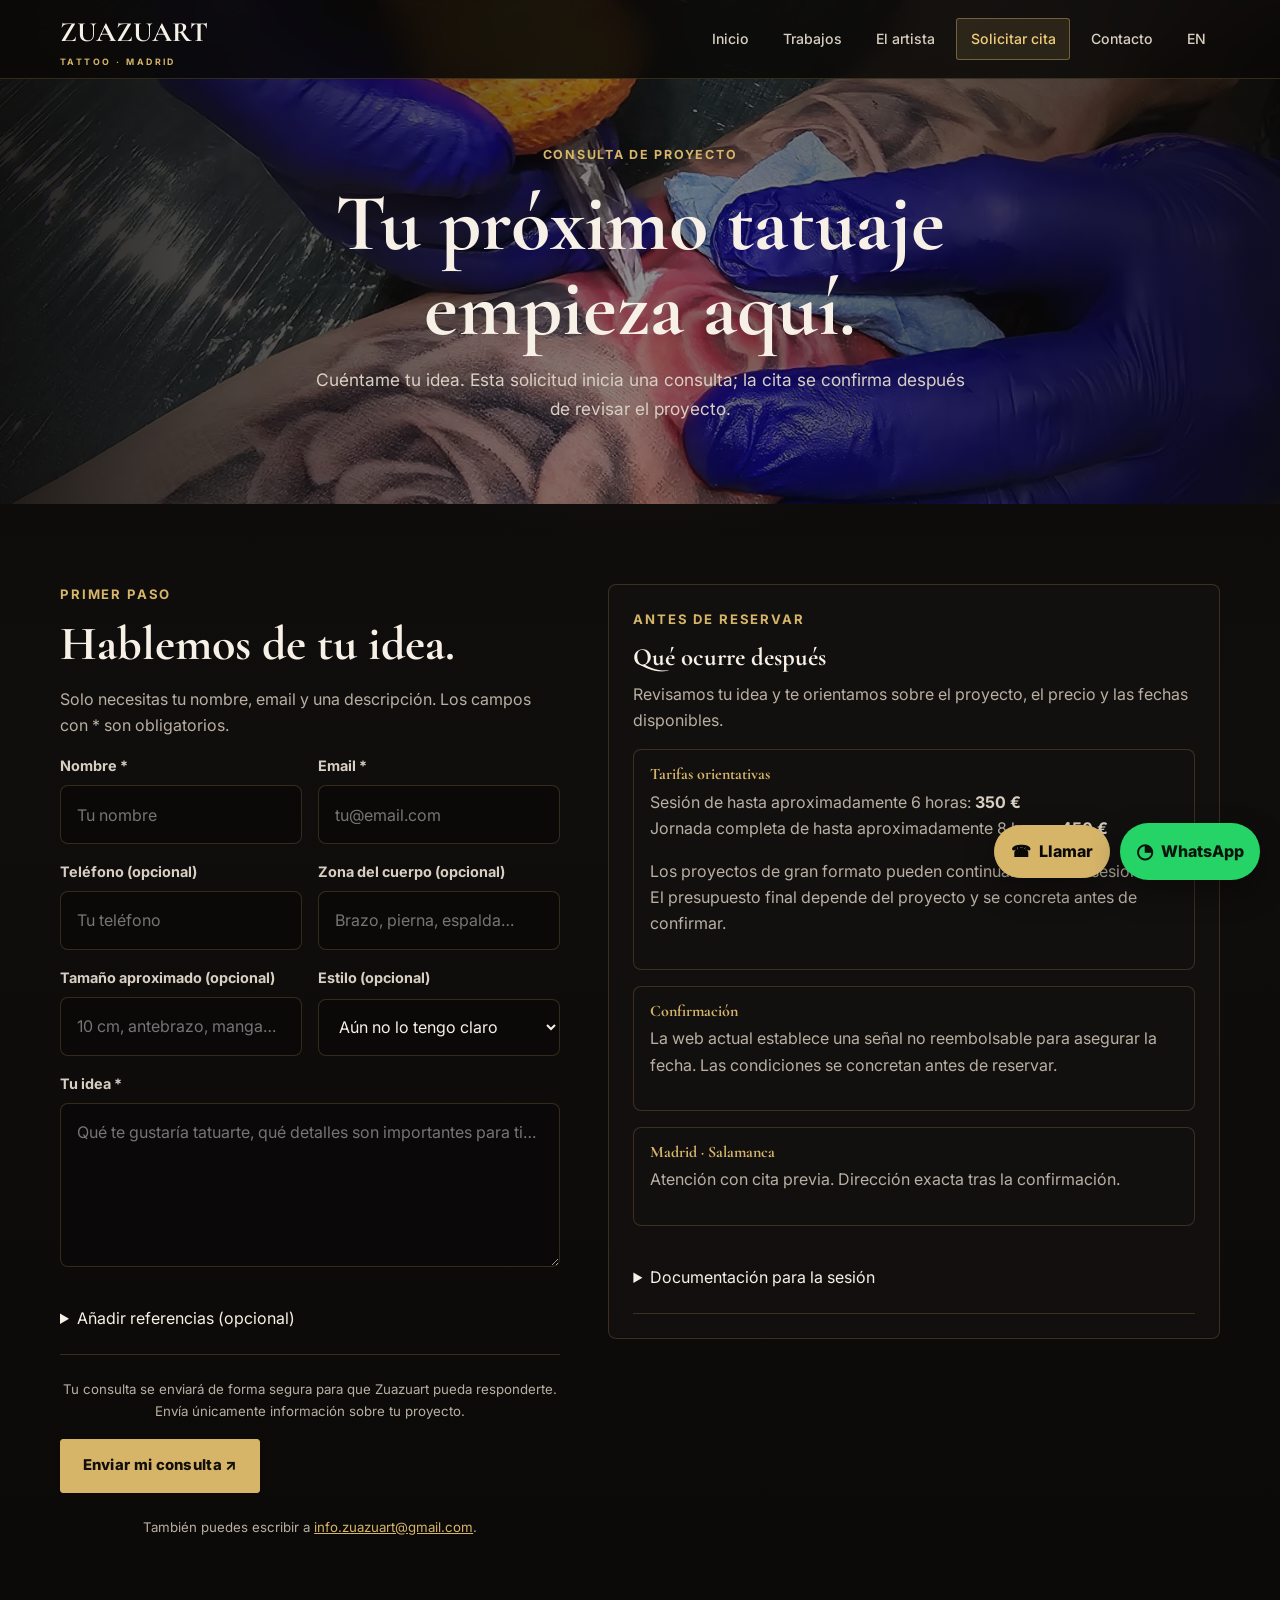
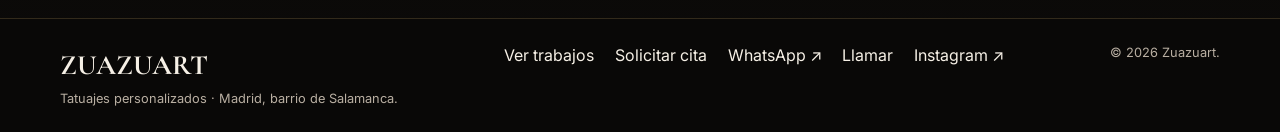
<file: booking.html>
<!DOCTYPE html>
<html lang="es"><head><meta charset="UTF-8"><meta name="viewport" content="width=device-width, initial-scale=1">
<title>Solicitar cita para tatuaje | Zuazuart Madrid</title><meta name="description" content="Cuéntanos tu idea y solicita una consulta de tatuaje en Zuazuart, Madrid. Blackwork y realismo con diseño personalizado."><link rel="canonical" href="https://www.zuazuart.com/booking.html">
<link rel="alternate" hreflang="es" href="https://www.zuazuart.com/booking.html"><link rel="alternate" hreflang="en" href="https://www.zuazuart.com/en/booking.html">
<meta property="og:title" content="Solicitar cita para tatuaje | Zuazuart Madrid"><meta property="og:description" content="Cuéntanos tu idea y solicita una consulta de tatuaje en Zuazuart, Madrid. Blackwork y realismo con diseño personalizado."><meta property="og:type" content="website"><meta property="og:url" content="https://www.zuazuart.com/booking.html"><meta property="og:image" content="https://www.zuazuart.com/images/hero.jpg">
<link rel="icon" href="logopng.ico"><link rel="stylesheet" href="style.css"></head><body>
<a class="skip-link" href="#main">Saltar al contenido</a><header class="site-header"><div class="container nav-container"><a class="logo" href="index.html">ZUAZUART<span class="brand-caption">TATTOO · MADRID</span></a><button class="hamburger" id="hamburger" type="button" aria-label="Abrir menú" aria-controls="nav-menu" aria-expanded="false"><span></span><span></span><span></span></button><nav id="nav-menu" aria-label="Navegación principal"><a href="index.html">Inicio</a><a href="portfolio.html">Trabajos</a><a href="about.html">El artista</a><a href="booking.html" aria-current="page" class="nav-booking">Solicitar cita</a><a href="contact.html">Contacto</a><a href="en/booking.html" lang="en" aria-label="View in English">EN</a></nav></div></header>
<main id="main" tabindex="-1"><section class="hero hero--booking"><div class="container hero-content"><p class="eyebrow">Consulta de proyecto</p><h1>Tu próximo tatuaje<br>empieza aquí.</h1><p>Cuéntame tu idea. Esta solicitud inicia una consulta; la cita se confirma después de revisar el proyecto.</p></div></section><section><div class="container contact-grid"><div><p class="eyebrow">Primer paso</p><h2>Hablemos de tu idea.</h2><p>Solo necesitas tu nombre, email y una descripción. Los campos con * son obligatorios.</p><form class="booking-form" action="https://formsubmit.co/info.zuazuart@gmail.com" method="POST" enctype="multipart/form-data"><input type="text" name="_gotcha" tabindex="-1" autocomplete="off" hidden><input type="hidden" name="_subject" value="Nueva consulta de tatuaje desde Zuazuart"><input type="hidden" name="_next" value="https://www.zuazuart.com/success.html"><div class="form-row"><div class="form-group"><label for="booking-name">Nombre <span aria-hidden="true">*</span></label><input id="booking-name" name="name" type="text" required autocomplete="name" placeholder="Tu nombre"></div><div class="form-group"><label for="booking-email">Email <span aria-hidden="true">*</span></label><input id="booking-email" name="email" type="email" required autocomplete="email" placeholder="tu@email.com"></div></div><div class="form-row"><div class="form-group"><label for="booking-phone">Teléfono (opcional)</label><input id="booking-phone" name="phone" type="tel" autocomplete="tel" placeholder="Tu teléfono"></div><div class="form-group"><label for="booking-placement">Zona del cuerpo (opcional)</label><input id="booking-placement" name="placement" type="text" placeholder="Brazo, pierna, espalda…"></div></div><div class="form-row"><div class="form-group"><label for="booking-size">Tamaño aproximado (opcional)</label><input id="booking-size" name="size" type="text" placeholder="10 cm, antebrazo, manga…"></div><div class="form-group"><label for="booking-style">Estilo (opcional)</label><select id="booking-style" name="style"><option value="">Aún no lo tengo claro</option><option>Blackwork</option><option>Realismo black &amp; grey</option><option>Realismo en color</option><option>Proyecto de gran formato</option></select></div></div><div class="form-group"><label for="booking-project">Tu idea <span aria-hidden="true">*</span></label><textarea id="booking-project" name="project" required rows="5" placeholder="Qué te gustaría tatuarte, qué detalles son importantes para ti…"></textarea></div><details class="reference-details"><summary>Añadir referencias (opcional)</summary><div class="form-group"><label for="booking-reference-links">Enlaces a imágenes</label><textarea id="booking-reference-links" name="reference_links" rows="3" placeholder="Enlaces a imágenes o a una carpeta compartida" aria-describedby="reference-help"></textarea><div class="form-group reference-upload"><label for="booking-reference-files">Subir imágenes de referencia</label><input id="booking-reference-files" name="attachment" type="file" accept="image/jpeg,image/png,image/webp" multiple aria-describedby="reference-file-help"><p id="reference-file-help" class="field-note">JPG, PNG o WebP. Hasta 10 archivos y 10 MB en total.</p><p class="file-selection" aria-live="polite"></p></div><p id="reference-help" class="field-note">Puedes enviarlas más adelante por email. Si compartes una carpeta, limita su contenido a las referencias del tatuaje.</p></div></details><p class="form-note">Tu consulta se enviará de forma segura para que Zuazuart pueda responderte. Envía únicamente información sobre tu proyecto.</p><button class="btn btn-submit" type="submit">Enviar mi consulta ↗</button><p class="form-status" role="status" aria-live="polite"></p><p class="form-note">También puedes escribir a <a href="mailto:info.zuazuart@gmail.com">info.zuazuart@gmail.com</a>.</p></form></div><aside class="booking-info-sidebar"><p class="eyebrow">Antes de reservar</p><h3>Qué ocurre después</h3><p>Revisamos tu idea y te orientamos sobre el proyecto, el precio y las fechas disponibles.</p><div class="info-block"><h4>Tarifas orientativas</h4><p>Sesión de hasta aproximadamente 6 horas: <strong>350 €</strong><br>Jornada completa de hasta aproximadamente 8 horas: <strong>450 €</strong></p><p>Los proyectos de gran formato pueden continuar en varias sesiones. El presupuesto final depende del proyecto y se concreta antes de confirmar.</p></div><div class="info-block"><h4>Confirmación</h4><p>La web actual establece una señal no reembolsable para asegurar la fecha. Las condiciones se concretan antes de reservar.</p></div><div class="info-block"><h4>Madrid · Salamanca</h4><p>Atención con cita previa. Dirección exacta tras la confirmación.</p></div><details class="reference-details"><summary>Documentación para la sesión</summary><p>No necesitas enviar un documento firmado para realizar esta primera consulta.</p><a class="text-link" href="forms/release-form-es.pdf">Formulario en español (PDF)</a><br><a class="text-link" href="forms/release-form-en.pdf">Formulario en inglés (PDF)</a></details></aside></div></section></main><div class="contact-floats" aria-label="Contacto rápido"><a class="call-float" href="tel:+34641722448" aria-label="Llamar a Zuazuart"><span aria-hidden="true">☎</span> Llamar</a><a class="whatsapp-float" href="https://wa.me/34641722448?text=Hola%20Zuazuart%2C%20quiero%20consultar%20una%20idea%20de%20tatuaje." target="_blank" rel="noopener" aria-label="Escribir a Zuazuart por WhatsApp"><span aria-hidden="true">◔</span> WhatsApp</a></div><footer class="site-footer"><div class="container footer-container"><div><a href="index.html" class="logo">ZUAZUART</a><p>Tatuajes personalizados · Madrid, barrio de Salamanca.</p></div><div class="footer-links"><a href="portfolio.html">Ver trabajos</a><a href="booking.html">Solicitar cita</a><a href="https://wa.me/34641722448?text=Hola%20Zuazuart%2C%20quiero%20consultar%20una%20idea%20de%20tatuaje." target="_blank" rel="noopener">WhatsApp ↗</a><a href="tel:+34641722448">Llamar</a><a href="https://www.instagram.com/zuazuart/" target="_blank" rel="noopener">Instagram ↗</a></div><p>© <span data-year>2026</span> Zuazuart.</p></div></footer><script src="script.js" defer></script></body></html>
</file>
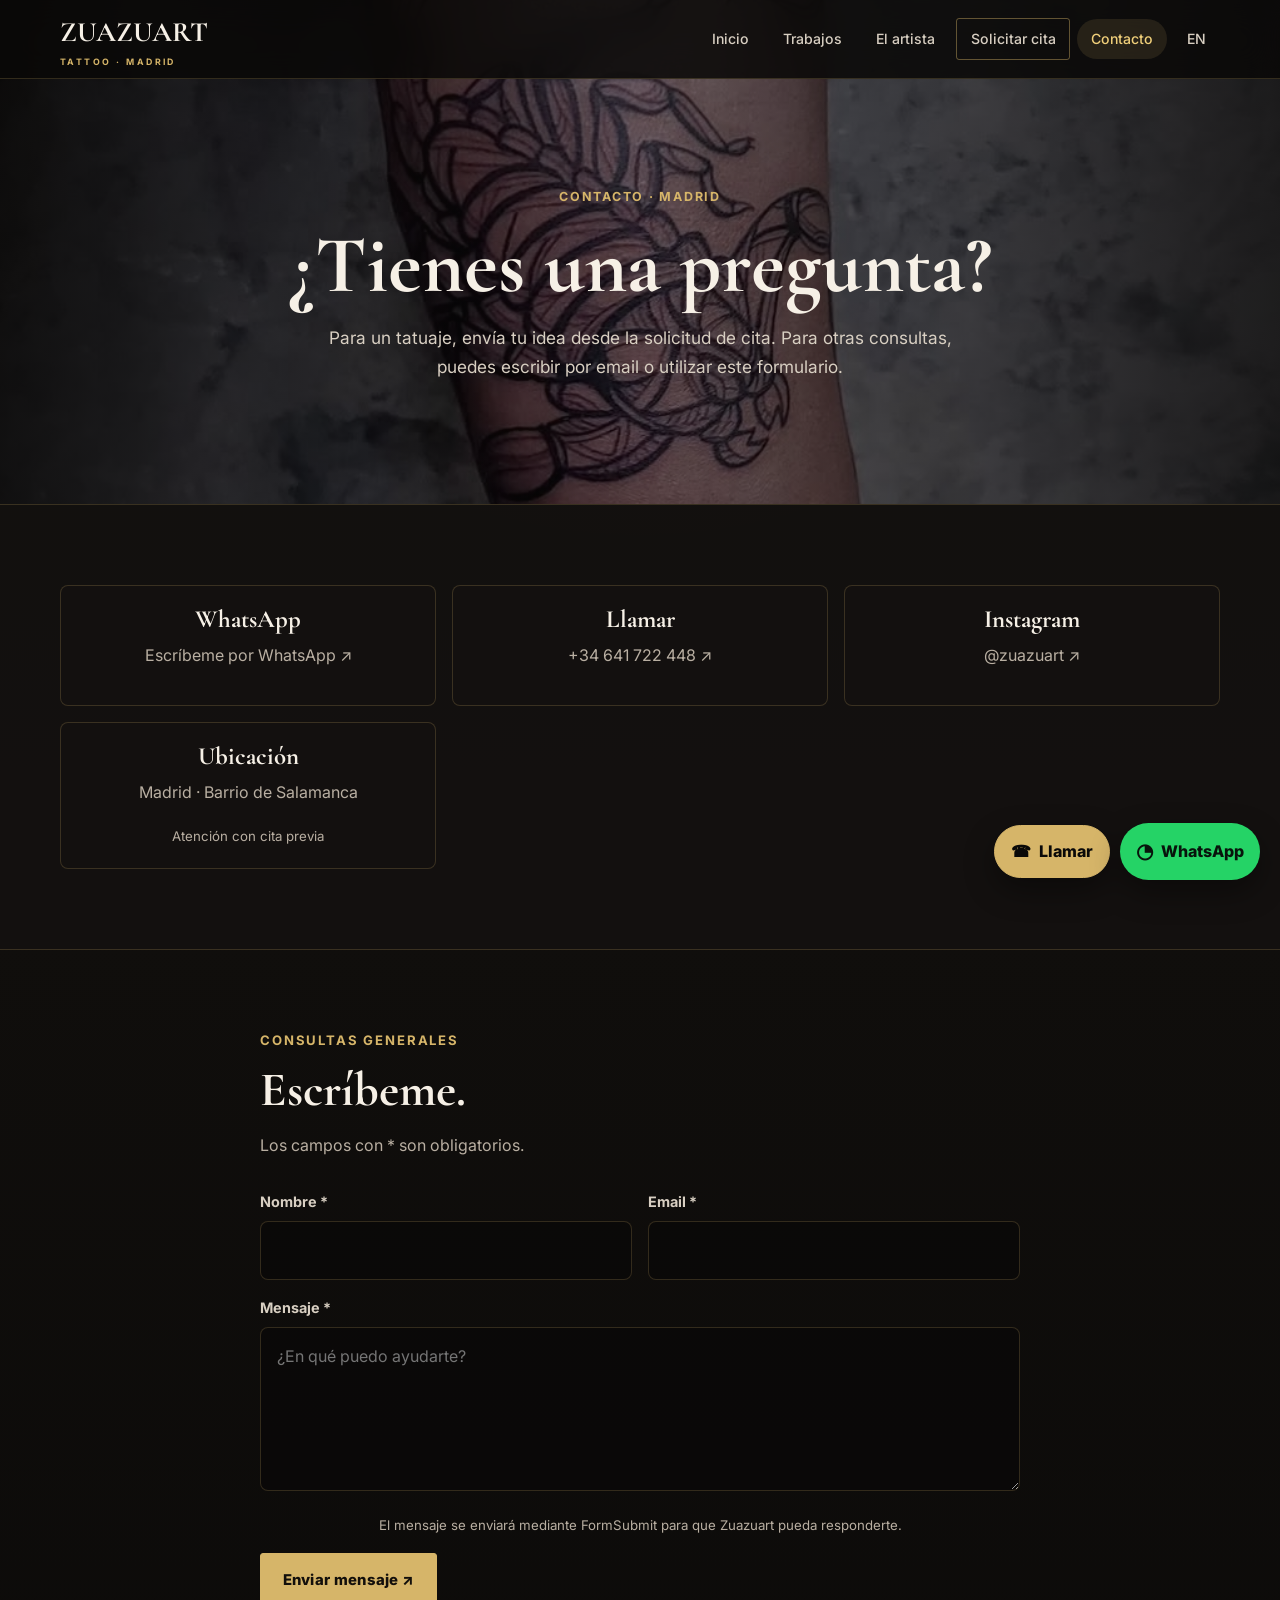
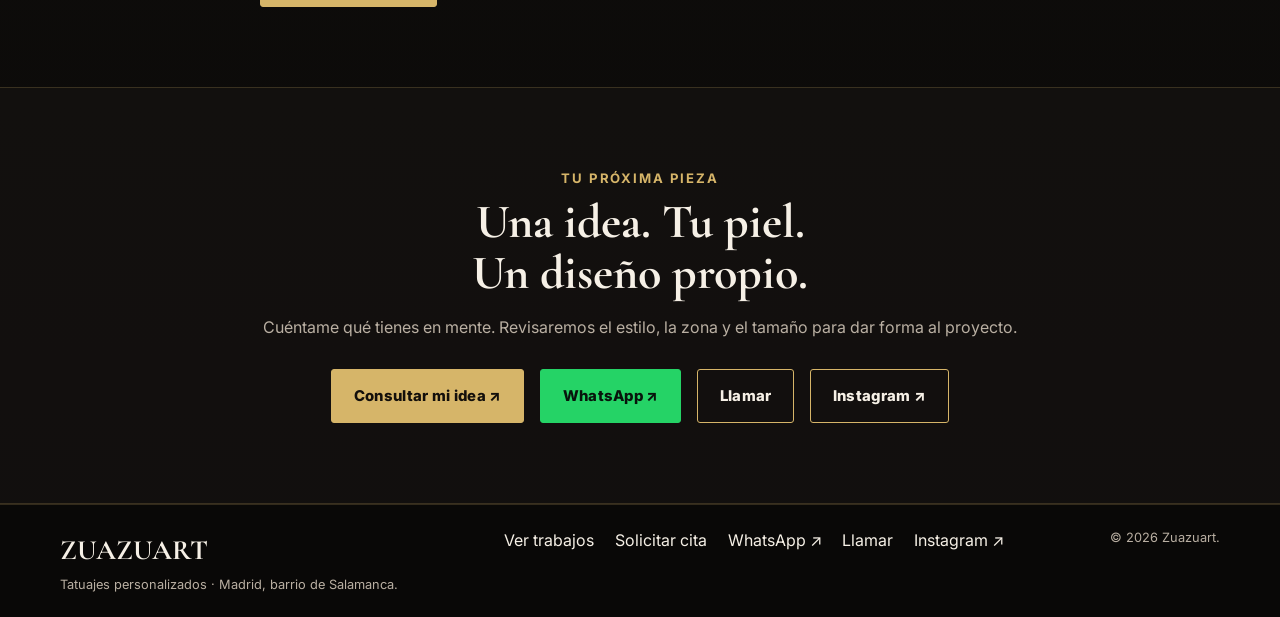
<file: contact.html>
<!DOCTYPE html>
<html lang="es"><head><meta charset="UTF-8"><meta name="viewport" content="width=device-width, initial-scale=1">
<title>Contacto | Zuazuart · Tatuador en Madrid</title><meta name="description" content="Contacta con Zuazuart por email, Instagram o formulario. Tatuador en Madrid, con cita previa en la zona de Salamanca."><link rel="canonical" href="https://www.zuazuart.com/contact.html">
<link rel="alternate" hreflang="es" href="https://www.zuazuart.com/contact.html"><link rel="alternate" hreflang="en" href="https://www.zuazuart.com/en/contact.html">
<meta property="og:title" content="Contacto | Zuazuart · Tatuador en Madrid"><meta property="og:description" content="Contacta con Zuazuart por email, Instagram o formulario. Tatuador en Madrid, con cita previa en la zona de Salamanca."><meta property="og:type" content="website"><meta property="og:url" content="https://www.zuazuart.com/contact.html"><meta property="og:image" content="https://www.zuazuart.com/images/hero.jpg">
<link rel="icon" href="logopng.ico"><link rel="stylesheet" href="style.css"></head><body>
<a class="skip-link" href="#main">Saltar al contenido</a><header class="site-header"><div class="container nav-container"><a class="logo" href="index.html">ZUAZUART<span class="brand-caption">TATTOO · MADRID</span></a><button class="hamburger" id="hamburger" type="button" aria-label="Abrir menú" aria-controls="nav-menu" aria-expanded="false"><span></span><span></span><span></span></button><nav id="nav-menu" aria-label="Navegación principal"><a href="index.html">Inicio</a><a href="portfolio.html">Trabajos</a><a href="about.html">El artista</a><a href="booking.html" class="nav-booking">Solicitar cita</a><a href="contact.html" aria-current="page">Contacto</a><a href="en/contact.html" lang="en" aria-label="View in English">EN</a></nav></div></header>
<main id="main" tabindex="-1"><section class="hero hero--contact"><div class="container hero-content"><p class="eyebrow">Contacto · Madrid</p><h1>¿Tienes una pregunta?</h1><p>Para un tatuaje, envía tu idea desde la solicitud de cita. Para otras consultas, puedes escribir por email o utilizar este formulario.</p></div></section><section class="section--muted"><div class="container contact-options"><a class="contact-card" href="https://wa.me/34641722448?text=Hola%20Zuazuart%2C%20quiero%20consultar%20una%20idea%20de%20tatuaje." target="_blank" rel="noopener"><h3>WhatsApp</h3><p>Escríbeme por WhatsApp ↗</p></a><a class="contact-card" href="tel:+34641722448"><h3>Llamar</h3><p>+34 641 722 448 ↗</p></a><a class="contact-card" href="https://www.instagram.com/zuazuart/" target="_blank" rel="noopener"><h3>Instagram</h3><p>@zuazuart ↗</p></a><article class="contact-card"><h3>Ubicación</h3><p>Madrid · Barrio de Salamanca</p><small>Atención con cita previa</small></article></div></section><section><div class="container narrow"><p class="eyebrow">Consultas generales</p><h2>Escríbeme.</h2><form class="contact-form" action="https://formsubmit.co/info.zuazuart@gmail.com" method="POST"><input type="text" name="_honey" tabindex="-1" autocomplete="off" hidden><input type="hidden" name="_subject" value="Consulta desde Zuazuart"><input type="hidden" name="_next" value="https://www.zuazuart.com/success.html"><p>Los campos con * son obligatorios.</p><div class="form-row"><div class="form-group"><label for="name">Nombre <span aria-hidden="true">*</span></label><input id="name" name="name" type="text" required autocomplete="name" placeholder=""></div><div class="form-group"><label for="email">Email <span aria-hidden="true">*</span></label><input id="email" name="email" type="email" required autocomplete="email" placeholder=""></div></div><div class="form-group"><label for="message">Mensaje <span aria-hidden="true">*</span></label><textarea id="message" name="message" rows="5" required placeholder="¿En qué puedo ayudarte?"></textarea></div><p class="form-note">El mensaje se enviará mediante FormSubmit para que Zuazuart pueda responderte.</p><button class="btn btn-submit" type="submit">Enviar mensaje ↗</button><p class="form-status" role="status" aria-live="polite"></p></form></div></section><section class="section--muted contact-info-section"><div class="container narrow"><p class="eyebrow">Tu próxima pieza</p><h2>Una idea. Tu piel.<br>Un diseño propio.</h2><p>Cuéntame qué tienes en mente. Revisaremos el estilo, la zona y el tamaño para dar forma al proyecto.</p><div class="actions actions--contact"><a href="booking.html" class="btn">Consultar mi idea ↗</a><a href="https://wa.me/34641722448?text=Hola%20Zuazuart%2C%20quiero%20consultar%20una%20idea%20de%20tatuaje." target="_blank" rel="noopener" class="btn btn--whatsapp">WhatsApp ↗</a><a href="tel:+34641722448" class="btn btn--ghost">Llamar</a><a href="https://www.instagram.com/zuazuart/" target="_blank" rel="noopener" class="btn btn--ghost">Instagram ↗</a></div></div></section></main><div class="contact-floats" aria-label="Contacto rápido"><a class="call-float" href="tel:+34641722448" aria-label="Llamar a Zuazuart"><span aria-hidden="true">☎</span> Llamar</a><a class="whatsapp-float" href="https://wa.me/34641722448?text=Hola%20Zuazuart%2C%20quiero%20consultar%20una%20idea%20de%20tatuaje." target="_blank" rel="noopener" aria-label="Escribir a Zuazuart por WhatsApp"><span aria-hidden="true">◔</span> WhatsApp</a></div><footer class="site-footer"><div class="container footer-container"><div><a href="index.html" class="logo">ZUAZUART</a><p>Tatuajes personalizados · Madrid, barrio de Salamanca.</p></div><div class="footer-links"><a href="portfolio.html">Ver trabajos</a><a href="booking.html">Solicitar cita</a><a href="https://wa.me/34641722448?text=Hola%20Zuazuart%2C%20quiero%20consultar%20una%20idea%20de%20tatuaje." target="_blank" rel="noopener">WhatsApp ↗</a><a href="tel:+34641722448">Llamar</a><a href="https://www.instagram.com/zuazuart/" target="_blank" rel="noopener">Instagram ↗</a></div><p>© <span data-year>2026</span> Zuazuart.</p></div></footer><script src="script.js" defer></script></body></html>
</file>
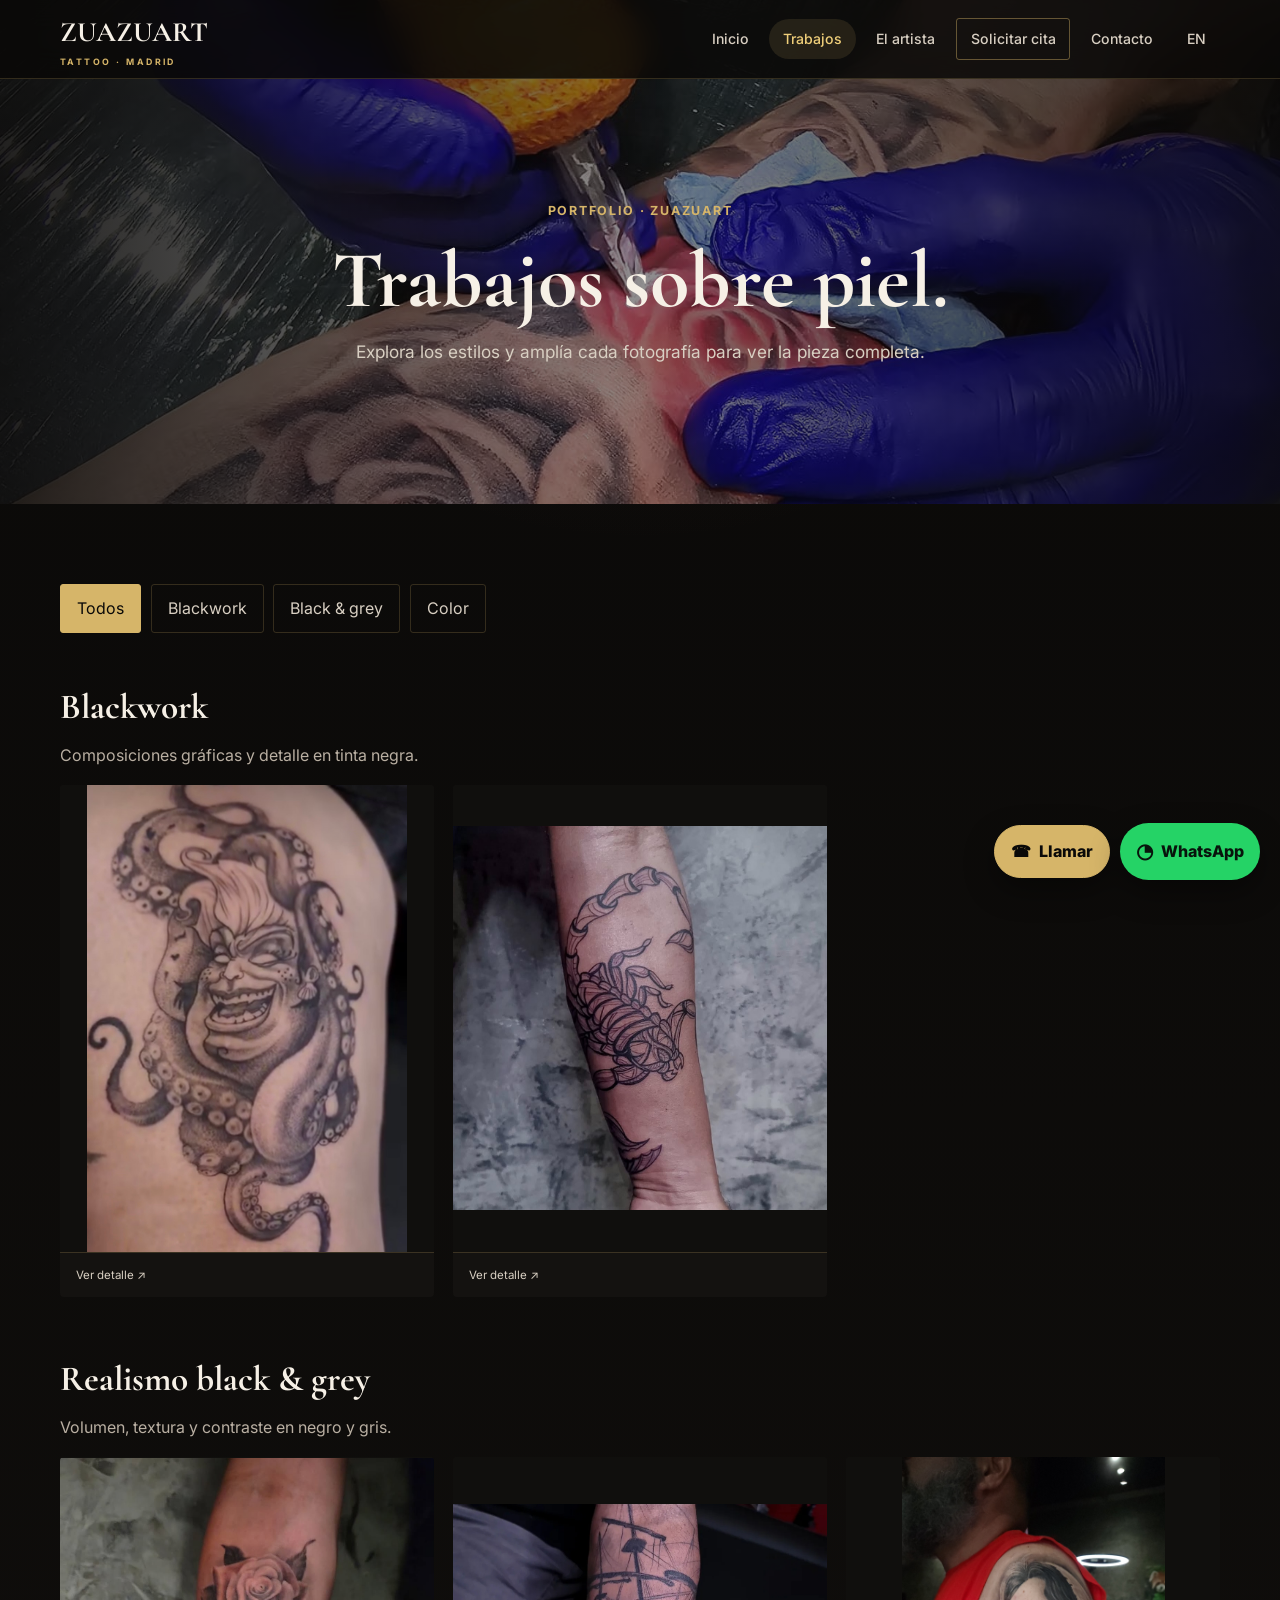
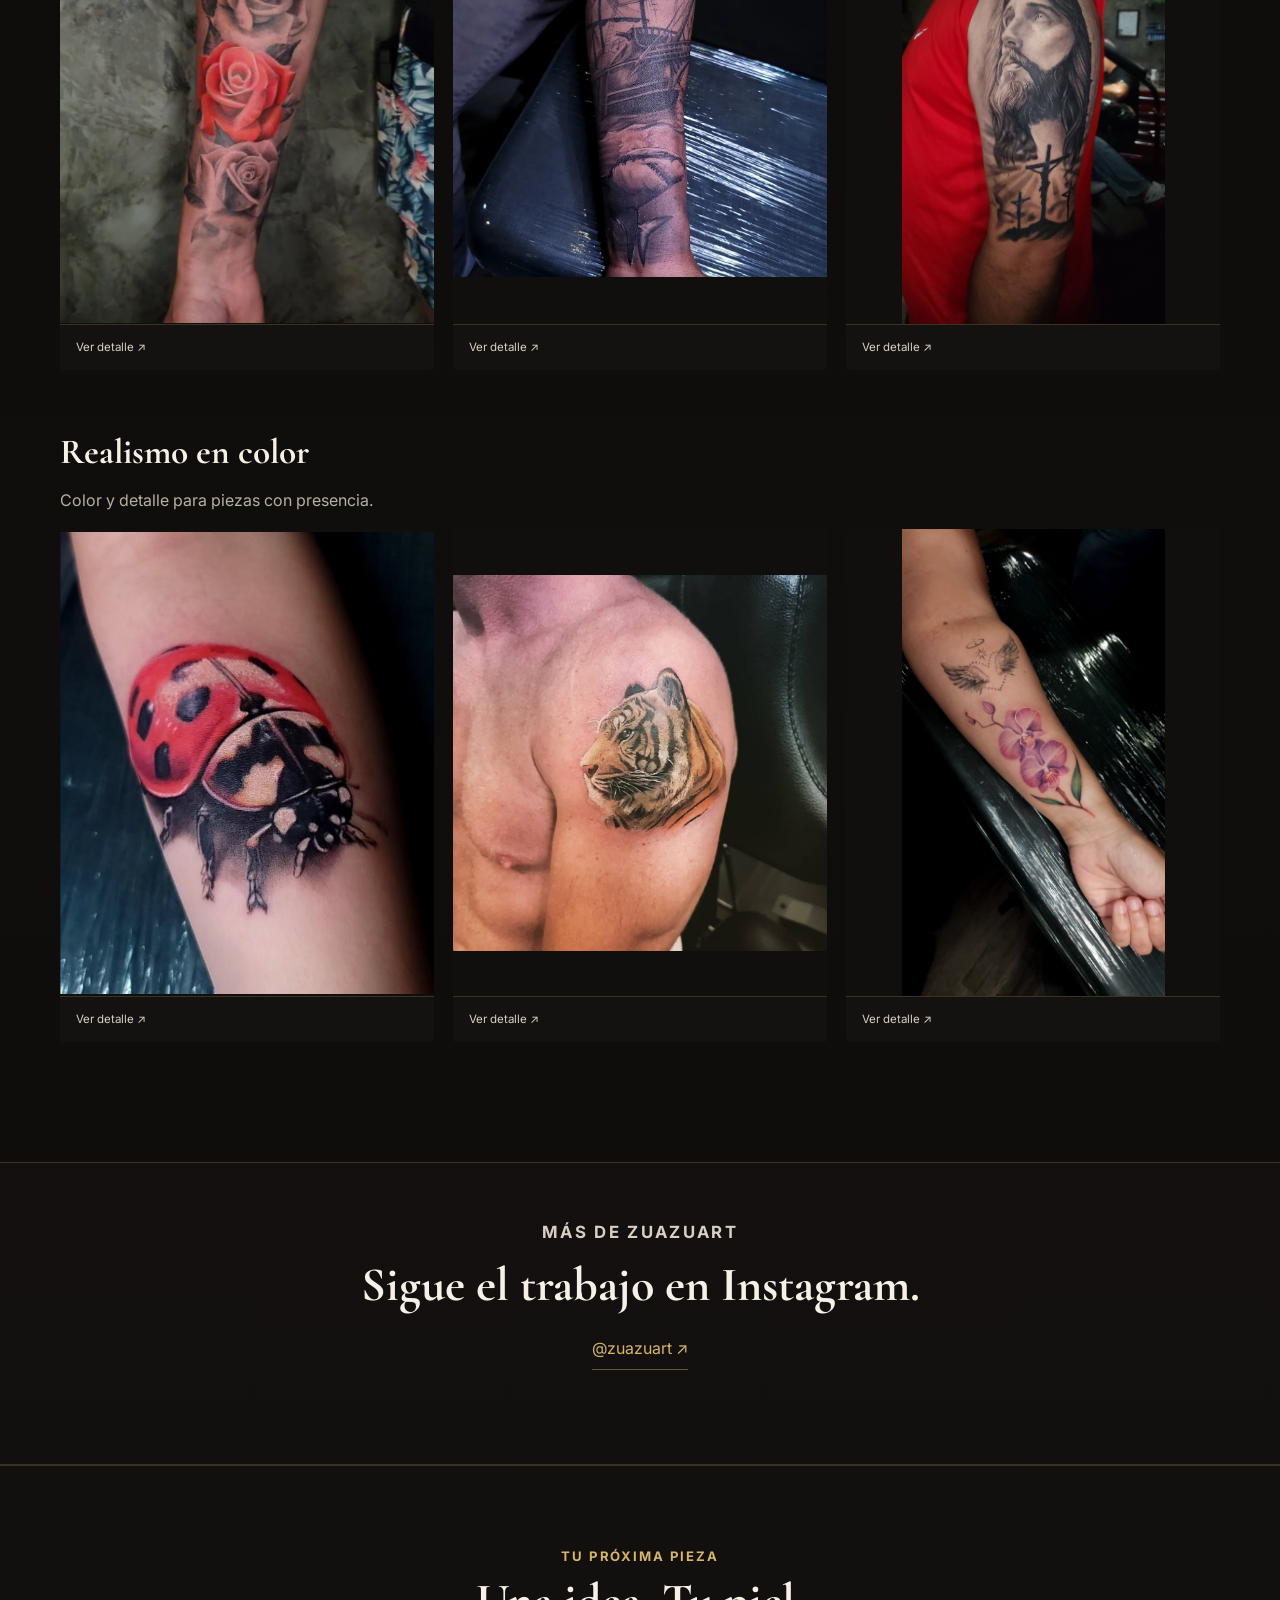
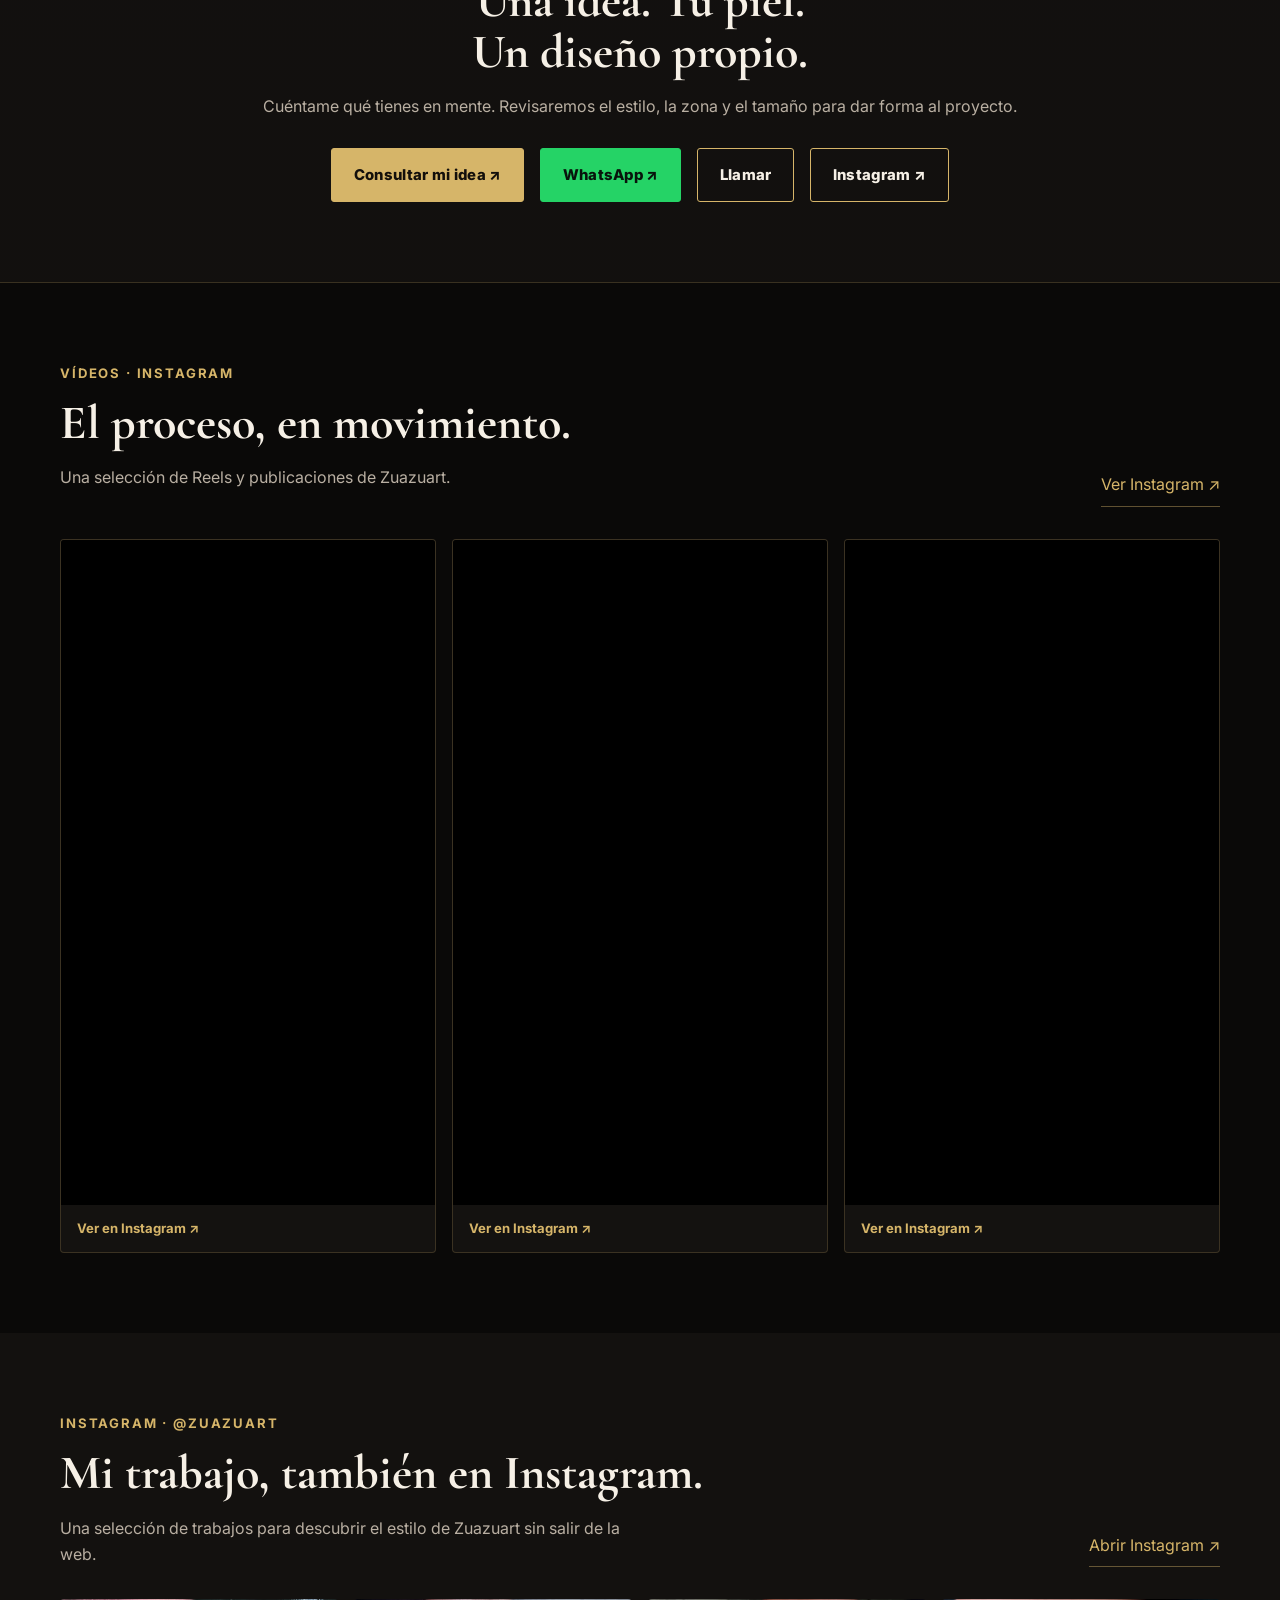
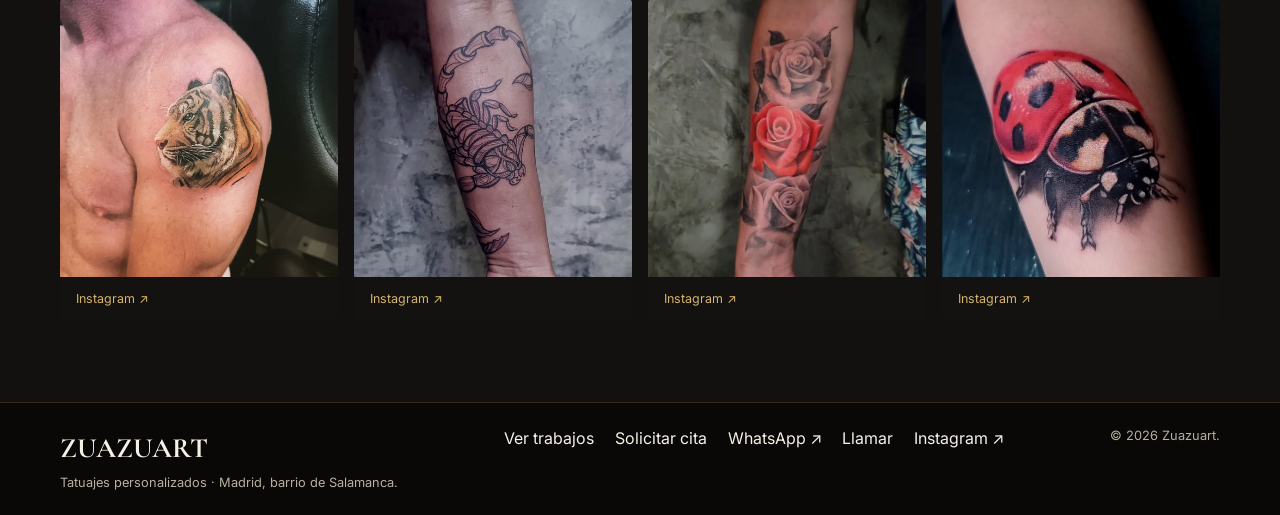
<file: portfolio.html>
<!DOCTYPE html>
<html lang="es"><head><meta charset="UTF-8"><meta name="viewport" content="width=device-width, initial-scale=1">
<title>Portfolio de tatuajes | Zuazuart Madrid</title><meta name="description" content="Trabajos de blackwork, realismo en negro y gris y realismo en color de Zuazuart en Madrid."><link rel="canonical" href="https://www.zuazuart.com/portfolio.html">
<link rel="alternate" hreflang="es" href="https://www.zuazuart.com/portfolio.html"><link rel="alternate" hreflang="en" href="https://www.zuazuart.com/en/portfolio.html">
<meta property="og:title" content="Portfolio de tatuajes | Zuazuart Madrid"><meta property="og:description" content="Trabajos de blackwork, realismo en negro y gris y realismo en color de Zuazuart en Madrid."><meta property="og:type" content="website"><meta property="og:url" content="https://www.zuazuart.com/portfolio.html"><meta property="og:image" content="https://www.zuazuart.com/images/hero.jpg">
<link rel="icon" href="logopng.ico"><link rel="stylesheet" href="style.css"></head><body>
<a class="skip-link" href="#main">Saltar al contenido</a><header class="site-header"><div class="container nav-container"><a class="logo" href="index.html">ZUAZUART<span class="brand-caption">TATTOO · MADRID</span></a><button class="hamburger" id="hamburger" type="button" aria-label="Abrir menú" aria-controls="nav-menu" aria-expanded="false"><span></span><span></span><span></span></button><nav id="nav-menu" aria-label="Navegación principal"><a href="index.html">Inicio</a><a href="portfolio.html" aria-current="page">Trabajos</a><a href="about.html">El artista</a><a href="booking.html" class="nav-booking">Solicitar cita</a><a href="contact.html">Contacto</a><a href="en/portfolio.html" lang="en" aria-label="View in English">EN</a></nav></div></header>
<main id="main" tabindex="-1"><section class="hero hero--portfolio"><div class="container hero-content"><p class="eyebrow">Portfolio · Zuazuart</p><h1>Trabajos sobre piel.</h1><p>Explora los estilos y amplía cada fotografía para ver la pieza completa.</p></div></section><section><div class="container"><div class="portfolio-filters" aria-label="Filtrar trabajos"><button type="button" data-filter="all" aria-pressed="true">Todos</button><button type="button" data-filter="blackwork" aria-pressed="false">Blackwork</button><button type="button" data-filter="grey" aria-pressed="false">Black & grey</button><button type="button" data-filter="color" aria-pressed="false">Color</button></div><p id="filter-status" class="sr-only" aria-live="polite"></p><section class="portfolio-group" data-category="blackwork"><h2>Blackwork</h2><p>Composiciones gráficas y detalle en tinta negra.</p><div class="gallery-grid"><button class="gallery-item" type="button" aria-label="Ampliar: Detalle de trabajo en tinta negra por Zuazuart"><img src="images/3rlshading.jpeg" alt="Detalle de trabajo en tinta negra por Zuazuart" loading="lazy" decoding="async"><span>Ver detalle ↗</span></button><button class="gallery-item" type="button" aria-label="Ampliar: Tatuaje de escorpión por Zuazuart"><img src="images/scorpiontattoo.jpg" alt="Tatuaje de escorpión por Zuazuart" loading="lazy" decoding="async"><span>Ver detalle ↗</span></button></div></section><section class="portfolio-group" data-category="grey"><h2>Realismo black & grey</h2><p>Volumen, textura y contraste en negro y gris.</p><div class="gallery-grid"><button class="gallery-item" type="button" aria-label="Ampliar: Tatuaje de rosas por Zuazuart"><img src="images/rosescolorbandg.jpg" alt="Tatuaje de rosas por Zuazuart" loading="lazy" decoding="async"><span>Ver detalle ↗</span></button><button class="gallery-item" type="button" aria-label="Ampliar: Tatuaje de barco en negro y gris por Zuazuart"><img src="images/bandgship.jpg" alt="Tatuaje de barco en negro y gris por Zuazuart" loading="lazy" decoding="async"><span>Ver detalle ↗</span></button><button class="gallery-item" type="button" aria-label="Ampliar: Composición de Jesús en negro y gris por Zuazuart"><img src="images/b&amp;gjesus.jpg" alt="Composición de Jesús en negro y gris por Zuazuart" loading="lazy" decoding="async"><span>Ver detalle ↗</span></button></div></section><section class="portfolio-group" data-category="color"><h2>Realismo en color</h2><p>Color y detalle para piezas con presencia.</p><div class="gallery-grid"><button class="gallery-item" type="button" aria-label="Ampliar: Tatuaje de mariquita en color por Zuazuart"><img src="images/Ladybugcolortattoo.jpg" alt="Tatuaje de mariquita en color por Zuazuart" loading="lazy" decoding="async"><span>Ver detalle ↗</span></button><button class="gallery-item" type="button" aria-label="Ampliar: Tatuaje de tigre en color por Zuazuart"><img src="images/tigercolortattoo.jpg" alt="Tatuaje de tigre en color por Zuazuart" loading="lazy" decoding="async"><span>Ver detalle ↗</span></button><button class="gallery-item" type="button" aria-label="Ampliar: Trabajo de realismo en color por Zuazuart"><img src="images/colorrealismtattoo.png" alt="Trabajo de realismo en color por Zuazuart" loading="lazy" decoding="async"><span>Ver detalle ↗</span></button></div></section></div></section><section class="section--muted section--compact"><div class="container section-header"><p class="eyebrow">Más de Zuazuart</p><h2>Sigue el trabajo en Instagram.</h2><a href="https://www.instagram.com/zuazuart/" target="_blank" rel="noopener" class="text-link">@zuazuart ↗</a></div></section><section class="section--muted contact-info-section"><div class="container narrow"><p class="eyebrow">Tu próxima pieza</p><h2>Una idea. Tu piel.<br>Un diseño propio.</h2><p>Cuéntame qué tienes en mente. Revisaremos el estilo, la zona y el tamaño para dar forma al proyecto.</p><div class="actions actions--contact"><a href="booking.html" class="btn">Consultar mi idea ↗</a><a href="https://wa.me/34641722448?text=Hola%20Zuazuart%2C%20quiero%20consultar%20una%20idea%20de%20tatuaje." target="_blank" rel="noopener" class="btn btn--whatsapp">WhatsApp ↗</a><a href="tel:+34641722448" class="btn btn--ghost">Llamar</a><a href="https://www.instagram.com/zuazuart/" target="_blank" rel="noopener" class="btn btn--ghost">Instagram ↗</a></div></div></section><section class="instagram-reels"><div class="container"><div class="section-heading-row"><div><p class="eyebrow">Vídeos · Instagram</p><h2>El proceso, en movimiento.</h2><p>Una selección de Reels y publicaciones de Zuazuart.</p></div><a href="https://www.instagram.com/zuazuart/" target="_blank" rel="noopener" class="text-link">Ver Instagram ↗</a></div><div class="instagram-embed-grid"><article class="instagram-embed"><iframe src="https://www.instagram.com/reel/DO0BY5FiMoj/embed" title="Reel de Zuazuart: proceso de tatuaje 1" loading="lazy" allowfullscreen></iframe><a href="https://www.instagram.com/reel/DO0BY5FiMoj/" target="_blank" rel="noopener">Ver en Instagram ↗</a></article><article class="instagram-embed"><iframe src="https://www.instagram.com/reel/DOHhORukcl8/embed" title="Reel de Zuazuart: proceso de tatuaje 2" loading="lazy" allowfullscreen></iframe><a href="https://www.instagram.com/reel/DOHhORukcl8/" target="_blank" rel="noopener">Ver en Instagram ↗</a></article><article class="instagram-embed"><iframe src="https://www.instagram.com/p/DD7IJsXJCMK/embed" title="Publicación de Zuazuart" loading="lazy" allowfullscreen></iframe><a href="https://www.instagram.com/p/DD7IJsXJCMK/" target="_blank" rel="noopener">Ver en Instagram ↗</a></article></div></div></section><section class="instagram-section"><div class="container"><div class="section-heading-row"><div><p class="eyebrow">Instagram · @zuazuart</p><h2>Mi trabajo, también en Instagram.</h2><p>Una selección de trabajos para descubrir el estilo de Zuazuart sin salir de la web.</p></div><a href="https://www.instagram.com/zuazuart/" target="_blank" rel="noopener" class="text-link">Abrir Instagram ↗</a></div><div class="instagram-grid"><a class="instagram-card" href="https://www.instagram.com/zuazuart/" target="_blank" rel="noopener"><img src="images/tigercolortattoo.jpg" alt="Tatuaje de tigre en color por Zuazuart" loading="lazy"><span>Instagram ↗</span></a><a class="instagram-card" href="https://www.instagram.com/zuazuart/" target="_blank" rel="noopener"><img src="images/scorpiontattoo.jpg" alt="Tatuaje de escorpión por Zuazuart" loading="lazy"><span>Instagram ↗</span></a><a class="instagram-card" href="https://www.instagram.com/zuazuart/" target="_blank" rel="noopener"><img src="images/rosescolorbandg.jpg" alt="Tatuaje de rosas por Zuazuart" loading="lazy"><span>Instagram ↗</span></a><a class="instagram-card" href="https://www.instagram.com/zuazuart/" target="_blank" rel="noopener"><img src="images/Ladybugcolortattoo.jpg" alt="Tatuaje de mariquita en color por Zuazuart" loading="lazy"><span>Instagram ↗</span></a></div></div></section></main><div class="contact-floats" aria-label="Contacto rápido"><a class="call-float" href="tel:+34641722448" aria-label="Llamar a Zuazuart"><span aria-hidden="true">☎</span> Llamar</a><a class="whatsapp-float" href="https://wa.me/34641722448?text=Hola%20Zuazuart%2C%20quiero%20consultar%20una%20idea%20de%20tatuaje." target="_blank" rel="noopener" aria-label="Escribir a Zuazuart por WhatsApp"><span aria-hidden="true">◔</span> WhatsApp</a></div><footer class="site-footer"><div class="container footer-container"><div><a href="index.html" class="logo">ZUAZUART</a><p>Tatuajes personalizados · Madrid, barrio de Salamanca.</p></div><div class="footer-links"><a href="portfolio.html">Ver trabajos</a><a href="booking.html">Solicitar cita</a><a href="https://wa.me/34641722448?text=Hola%20Zuazuart%2C%20quiero%20consultar%20una%20idea%20de%20tatuaje." target="_blank" rel="noopener">WhatsApp ↗</a><a href="tel:+34641722448">Llamar</a><a href="https://www.instagram.com/zuazuart/" target="_blank" rel="noopener">Instagram ↗</a></div><p>© <span data-year>2026</span> Zuazuart.</p></div></footer><script src="script.js" defer></script></body></html>
</file>
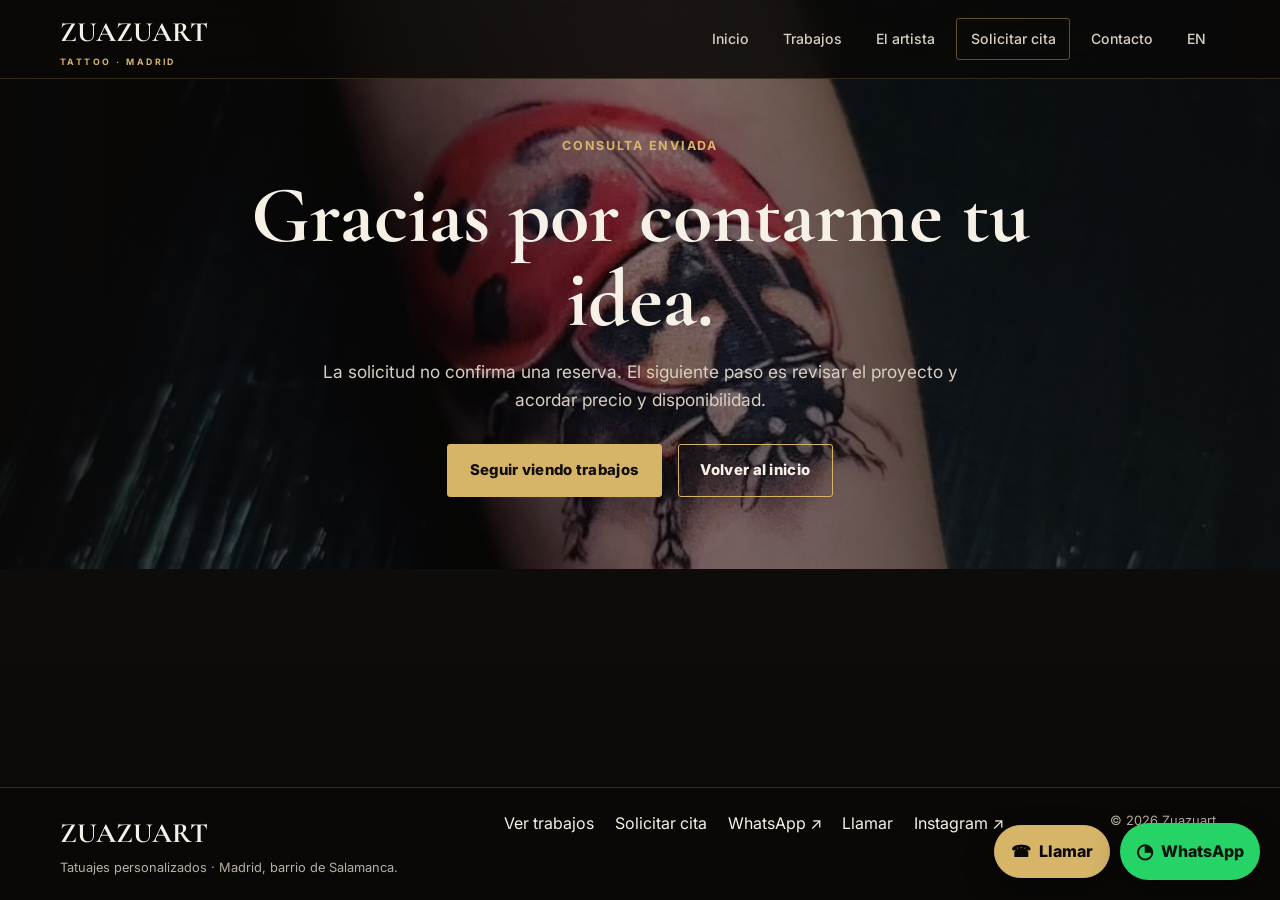
<file: success.html>
<!DOCTYPE html>
<html lang="es"><head><meta charset="UTF-8"><meta name="viewport" content="width=device-width, initial-scale=1">
<title>Solicitud enviada | Zuazuart</title><meta name="description" content="Siguientes pasos después de enviar una consulta a Zuazuart."><link rel="canonical" href="https://www.zuazuart.com/success.html">
<link rel="alternate" hreflang="es" href="https://www.zuazuart.com/success.html"><link rel="alternate" hreflang="en" href="https://www.zuazuart.com/en/success.html">
<meta property="og:title" content="Solicitud enviada | Zuazuart"><meta property="og:description" content="Siguientes pasos después de enviar una consulta a Zuazuart."><meta property="og:type" content="website"><meta property="og:url" content="https://www.zuazuart.com/success.html"><meta property="og:image" content="https://www.zuazuart.com/images/hero.jpg">
<link rel="icon" href="logopng.ico"><link rel="stylesheet" href="style.css"></head><body>
<a class="skip-link" href="#main">Saltar al contenido</a><header class="site-header"><div class="container nav-container"><a class="logo" href="index.html">ZUAZUART<span class="brand-caption">TATTOO · MADRID</span></a><button class="hamburger" id="hamburger" type="button" aria-label="Abrir menú" aria-controls="nav-menu" aria-expanded="false"><span></span><span></span><span></span></button><nav id="nav-menu" aria-label="Navegación principal"><a href="index.html">Inicio</a><a href="portfolio.html">Trabajos</a><a href="about.html">El artista</a><a href="booking.html" class="nav-booking">Solicitar cita</a><a href="contact.html">Contacto</a><a href="en/success.html" lang="en" aria-label="View in English">EN</a></nav></div></header>
<main id="main" tabindex="-1"><section class="hero hero--success"><div class="container hero-content"><p class="eyebrow">Consulta enviada</p><h1>Gracias por contarme tu idea.</h1><p>La solicitud no confirma una reserva. El siguiente paso es revisar el proyecto y acordar precio y disponibilidad.</p><div class="actions"><a class="btn" href="portfolio.html">Seguir viendo trabajos</a><a class="btn btn--ghost" href="index.html">Volver al inicio</a></div></div></section></main><div class="contact-floats" aria-label="Contacto rápido"><a class="call-float" href="tel:+34641722448" aria-label="Llamar a Zuazuart"><span aria-hidden="true">☎</span> Llamar</a><a class="whatsapp-float" href="https://wa.me/34641722448?text=Hola%20Zuazuart%2C%20quiero%20consultar%20una%20idea%20de%20tatuaje." target="_blank" rel="noopener" aria-label="Escribir a Zuazuart por WhatsApp"><span aria-hidden="true">◔</span> WhatsApp</a></div><footer class="site-footer"><div class="container footer-container"><div><a href="index.html" class="logo">ZUAZUART</a><p>Tatuajes personalizados · Madrid, barrio de Salamanca.</p></div><div class="footer-links"><a href="portfolio.html">Ver trabajos</a><a href="booking.html">Solicitar cita</a><a href="https://wa.me/34641722448?text=Hola%20Zuazuart%2C%20quiero%20consultar%20una%20idea%20de%20tatuaje." target="_blank" rel="noopener">WhatsApp ↗</a><a href="tel:+34641722448">Llamar</a><a href="https://www.instagram.com/zuazuart/" target="_blank" rel="noopener">Instagram ↗</a></div><p>© <span data-year>2026</span> Zuazuart.</p></div></footer><script src="script.js" defer></script></body></html>
</file>
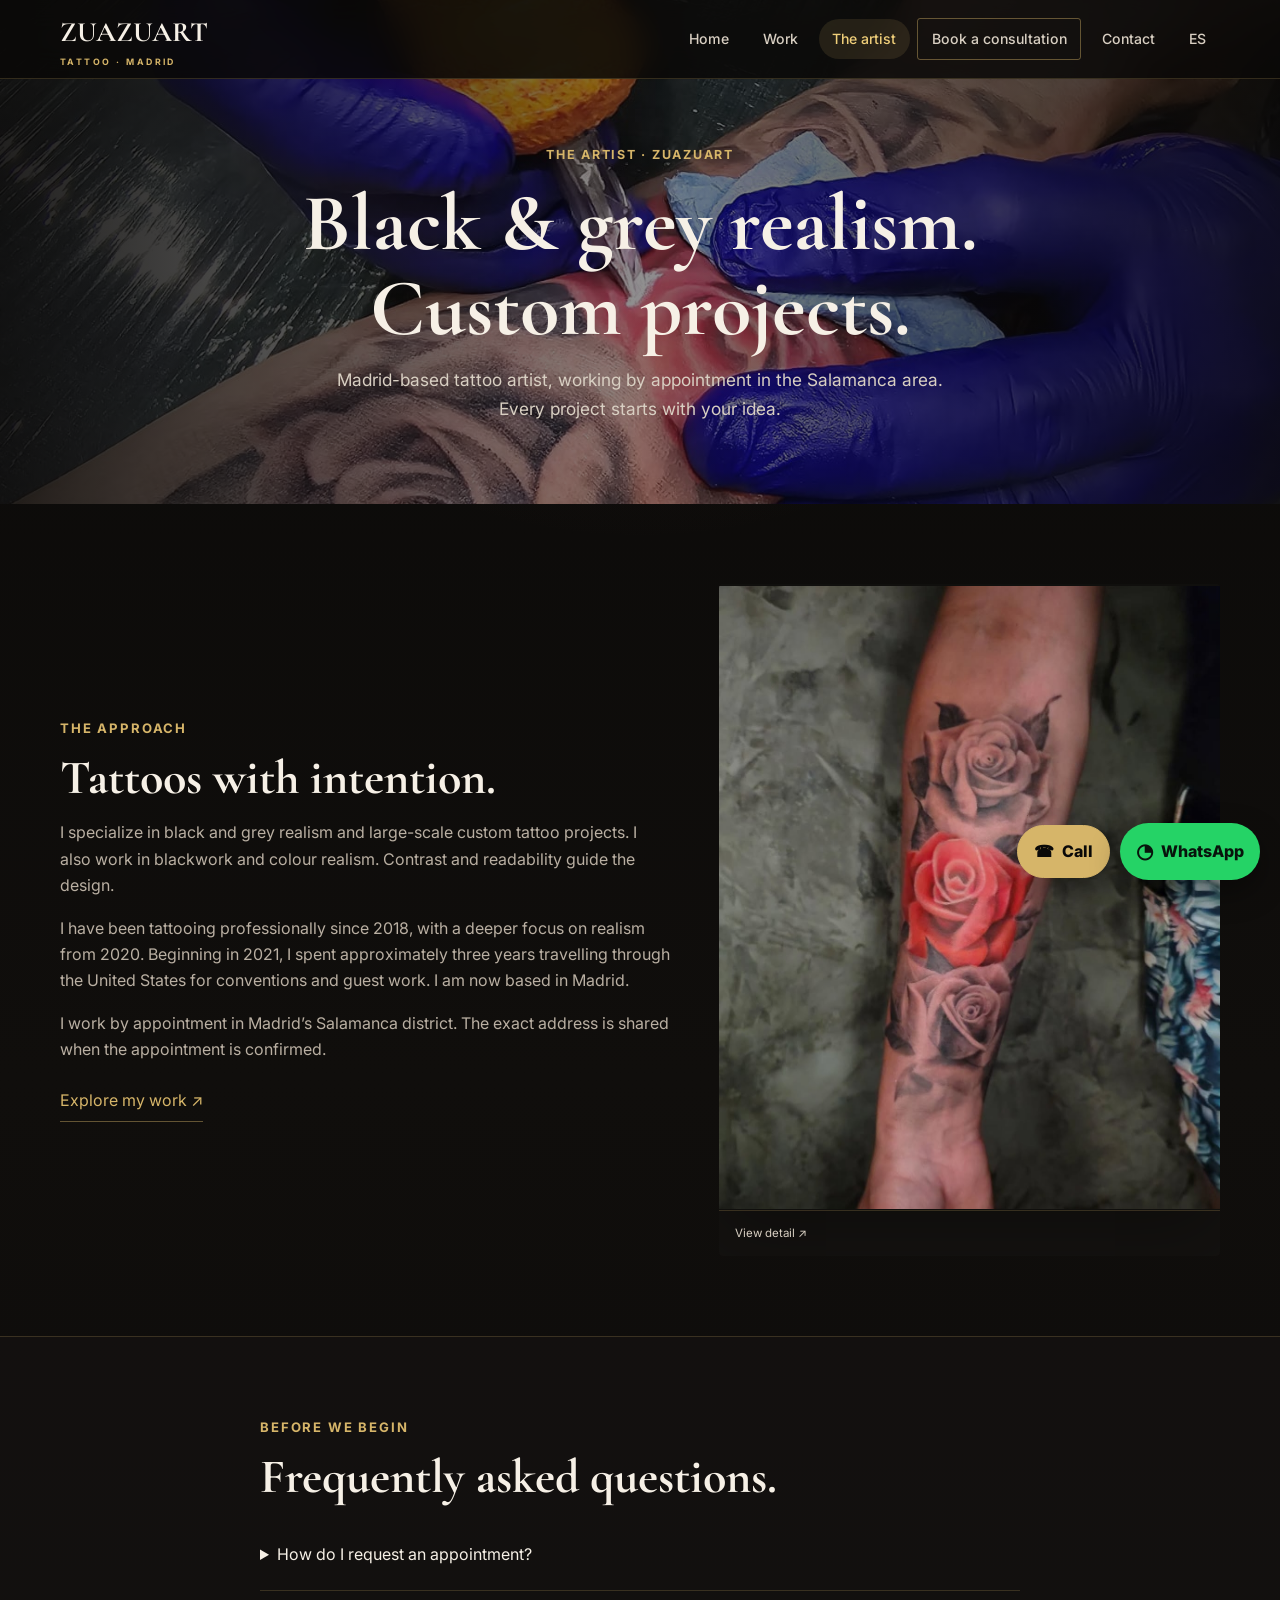
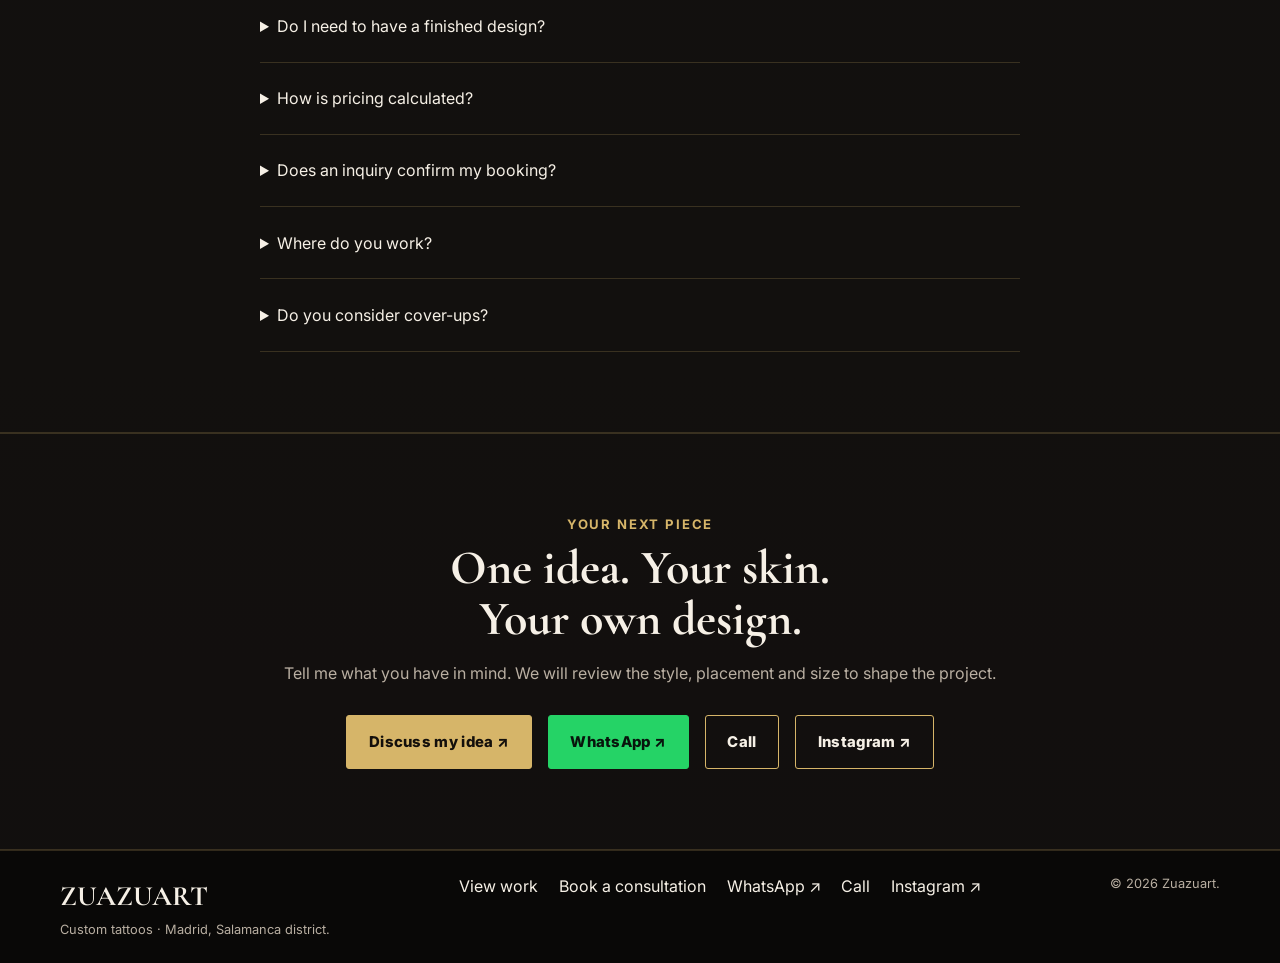
<file: en/about.html>
<!DOCTYPE html>
<html lang="en"><head><meta charset="UTF-8"><meta name="viewport" content="width=device-width, initial-scale=1">
<title>The Artist | Zuazuart · Realism in Madrid</title><meta name="description" content="Madrid-based tattoo artist specializing in black and grey realism and large-scale custom tattoo projects. By appointment in the Salamanca area."><link rel="canonical" href="https://www.zuazuart.com/en/about.html">
<link rel="alternate" hreflang="es" href="https://www.zuazuart.com/about.html"><link rel="alternate" hreflang="en" href="https://www.zuazuart.com/en/about.html">
<meta property="og:title" content="The Artist | Zuazuart · Realism in Madrid"><meta property="og:description" content="Madrid-based tattoo artist specializing in black and grey realism and large-scale custom tattoo projects. By appointment in the Salamanca area."><meta property="og:type" content="website"><meta property="og:url" content="https://www.zuazuart.com/en/about.html"><meta property="og:image" content="https://www.zuazuart.com/images/hero.jpg">
<link rel="icon" href="../logopng.ico"><link rel="stylesheet" href="../style.css"></head><body>
<a class="skip-link" href="#main">Skip to content</a><header class="site-header"><div class="container nav-container"><a class="logo" href="index.html">ZUAZUART<span class="brand-caption">TATTOO · MADRID</span></a><button class="hamburger" id="hamburger" type="button" aria-label="Open menu" aria-controls="nav-menu" aria-expanded="false"><span></span><span></span><span></span></button><nav id="nav-menu" aria-label="Main navigation"><a href="index.html">Home</a><a href="portfolio.html">Work</a><a href="about.html" aria-current="page">The artist</a><a href="booking.html" class="nav-booking">Book a consultation</a><a href="contact.html">Contact</a><a href="../about.html" lang="es" aria-label="Ver en español">ES</a></nav></div></header>
<main id="main" tabindex="-1"><section class="hero hero--about"><div class="container hero-content"><p class="eyebrow">The artist · Zuazuart</p><h1>Black &amp; grey realism.<br>Custom projects.</h1><p>Madrid-based tattoo artist, working by appointment in the Salamanca area. Every project starts with your idea.</p></div></section><section><div class="container intro-grid"><div><p class="eyebrow">The approach</p><h2>Tattoos with intention.</h2><p>I specialize in black and grey realism and large-scale custom tattoo projects. I also work in blackwork and colour realism. Contrast and readability guide the design.</p><p>I have been tattooing professionally since 2018, with a deeper focus on realism from 2020. Beginning in 2021, I spent approximately three years travelling through the United States for conventions and guest work. I am now based in Madrid.</p><p>I work by appointment in Madrid’s Salamanca district. The exact address is shared when the appointment is confirmed.</p><a class="text-link" href="portfolio.html">Explore my work ↗</a></div><div class="feature-image"><button class="gallery-item" type="button" aria-label="Expand: Rose tattoo by Zuazuart"><img src="../images/rosescolorbandg.jpg" alt="Rose tattoo by Zuazuart" loading="lazy" decoding="async"><span>View detail ↗</span></button></div></div></section><section class="section--muted"><div class="container narrow"><p class="eyebrow">Before we begin</p><h2>Frequently asked questions.</h2><details class="faq-detail"><summary>How do I request an appointment?</summary><p>Send your idea through the form. I will review the project and reply with the next steps.</p></details><details class="faq-detail"><summary>Do I need to have a finished design?</summary><p>No. You can send an idea and references so we can define the design direction together.</p></details><details class="faq-detail"><summary>How is pricing calculated?</summary><p>It depends on size, placement, detail and the sessions needed. The quote is confirmed before booking.</p></details><details class="faq-detail"><summary>Does an inquiry confirm my booking?</summary><p>No. The date is confirmed after reviewing the project and agreeing the deposit conditions.</p></details><details class="faq-detail"><summary>Where do you work?</summary><p>In Madrid’s Salamanca district. You will receive the exact address when your appointment is confirmed.</p></details><details class="faq-detail"><summary>Do you consider cover-ups?</summary><p>They are considered case by case. Send clear photographs of the current tattoo so I can assess the options.</p></details></div></section><section class="section--muted contact-info-section"><div class="container narrow"><p class="eyebrow">Your next piece</p><h2>One idea. Your skin.<br>Your own design.</h2><p>Tell me what you have in mind. We will review the style, placement and size to shape the project.</p><div class="actions actions--contact"><a href="booking.html" class="btn">Discuss my idea ↗</a><a href="https://wa.me/34641722448?text=Hola%20Zuazuart%2C%20quiero%20consultar%20una%20idea%20de%20tatuaje." target="_blank" rel="noopener" class="btn btn--whatsapp">WhatsApp ↗</a><a href="tel:+34641722448" class="btn btn--ghost">Call</a><a href="https://www.instagram.com/zuazuart/" target="_blank" rel="noopener" class="btn btn--ghost">Instagram ↗</a></div></div></section></main><div class="contact-floats" aria-label="Quick contact"><a class="call-float" href="tel:+34641722448" aria-label="Call Zuazuart"><span aria-hidden="true">☎</span> Call</a><a class="whatsapp-float" href="https://wa.me/34641722448?text=Hola%20Zuazuart%2C%20quiero%20consultar%20una%20idea%20de%20tatuaje." target="_blank" rel="noopener" aria-label="Message Zuazuart on WhatsApp"><span aria-hidden="true">◔</span> WhatsApp</a></div><footer class="site-footer"><div class="container footer-container"><div><a href="index.html" class="logo">ZUAZUART</a><p>Custom tattoos · Madrid, Salamanca district.</p></div><div class="footer-links"><a href="portfolio.html">View work</a><a href="booking.html">Book a consultation</a><a href="https://wa.me/34641722448?text=Hola%20Zuazuart%2C%20quiero%20consultar%20una%20idea%20de%20tatuaje." target="_blank" rel="noopener">WhatsApp ↗</a><a href="tel:+34641722448">Call</a><a href="https://www.instagram.com/zuazuart/" target="_blank" rel="noopener">Instagram ↗</a></div><p>© <span data-year>2026</span> Zuazuart.</p></div></footer><script src="../script.js" defer></script></body></html>
</file>
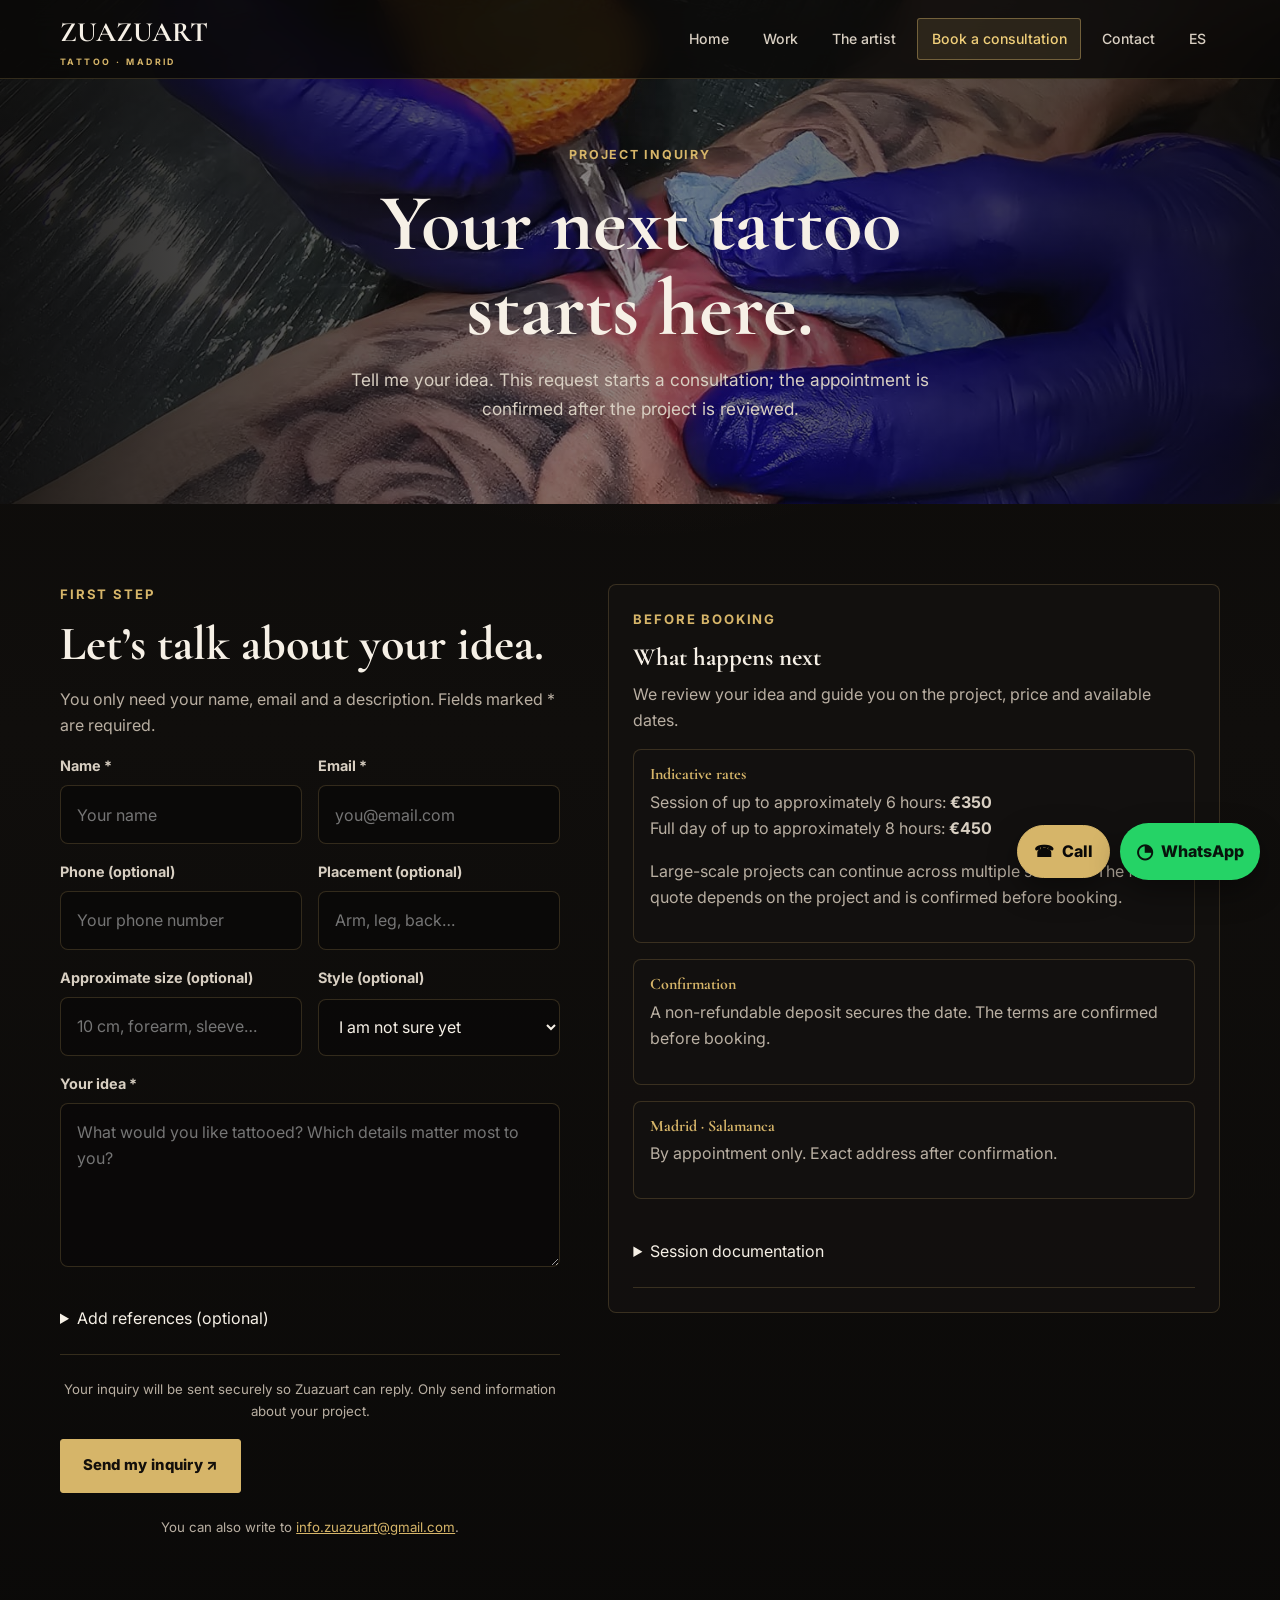
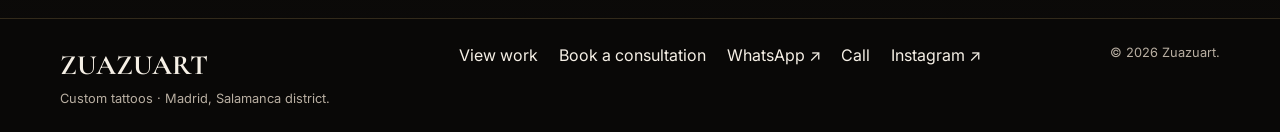
<file: en/booking.html>
<!DOCTYPE html>
<html lang="en"><head><meta charset="UTF-8"><meta name="viewport" content="width=device-width, initial-scale=1">
<title>Tattoo Consultation | Zuazuart Madrid</title><meta name="description" content="Discuss your custom tattoo project with Zuazuart, a Madrid-based tattoo artist working by appointment in the Salamanca area."><link rel="canonical" href="https://www.zuazuart.com/en/booking.html">
<link rel="alternate" hreflang="es" href="https://www.zuazuart.com/booking.html"><link rel="alternate" hreflang="en" href="https://www.zuazuart.com/en/booking.html">
<meta property="og:title" content="Tattoo Consultation | Zuazuart Madrid"><meta property="og:description" content="Discuss your custom tattoo project with Zuazuart, a Madrid-based tattoo artist working by appointment in the Salamanca area."><meta property="og:type" content="website"><meta property="og:url" content="https://www.zuazuart.com/en/booking.html"><meta property="og:image" content="https://www.zuazuart.com/images/hero.jpg">
<link rel="icon" href="../logopng.ico"><link rel="stylesheet" href="../style.css"></head><body>
<a class="skip-link" href="#main">Skip to content</a><header class="site-header"><div class="container nav-container"><a class="logo" href="index.html">ZUAZUART<span class="brand-caption">TATTOO · MADRID</span></a><button class="hamburger" id="hamburger" type="button" aria-label="Open menu" aria-controls="nav-menu" aria-expanded="false"><span></span><span></span><span></span></button><nav id="nav-menu" aria-label="Main navigation"><a href="index.html">Home</a><a href="portfolio.html">Work</a><a href="about.html">The artist</a><a href="booking.html" aria-current="page" class="nav-booking">Book a consultation</a><a href="contact.html">Contact</a><a href="../booking.html" lang="es" aria-label="Ver en español">ES</a></nav></div></header>
<main id="main" tabindex="-1"><section class="hero hero--booking"><div class="container hero-content"><p class="eyebrow">Project inquiry</p><h1>Your next tattoo<br>starts here.</h1><p>Tell me your idea. This request starts a consultation; the appointment is confirmed after the project is reviewed.</p></div></section><section><div class="container contact-grid"><div><p class="eyebrow">First step</p><h2>Let’s talk about your idea.</h2><p>You only need your name, email and a description. Fields marked * are required.</p><form class="booking-form" action="https://formsubmit.co/info.zuazuart@gmail.com" method="POST" enctype="multipart/form-data"><input type="text" name="_gotcha" tabindex="-1" autocomplete="off" hidden><input type="hidden" name="_subject" value="New tattoo inquiry from Zuazuart website"><input type="hidden" name="_next" value="https://www.zuazuart.com/en/success.html"><input type="hidden" name="_subject" value="New tattoo inquiry from Zuazuart website"><input type="hidden" name="_next" value="https://www.zuazuart.com/en/success.html"><div class="form-row"><div class="form-group"><label for="booking-name">Name <span aria-hidden="true">*</span></label><input id="booking-name" name="name" type="text" required autocomplete="name" placeholder="Your name"></div><div class="form-group"><label for="booking-email">Email <span aria-hidden="true">*</span></label><input id="booking-email" name="email" type="email" required autocomplete="email" placeholder="you@email.com"></div></div><div class="form-row"><div class="form-group"><label for="booking-phone">Phone (optional)</label><input id="booking-phone" name="phone" type="tel" autocomplete="tel" placeholder="Your phone number"></div><div class="form-group"><label for="booking-placement">Placement (optional)</label><input id="booking-placement" name="placement" type="text" placeholder="Arm, leg, back…"></div></div><div class="form-row"><div class="form-group"><label for="booking-size">Approximate size (optional)</label><input id="booking-size" name="size" type="text" placeholder="10 cm, forearm, sleeve…"></div><div class="form-group"><label for="booking-style">Style (optional)</label><select id="booking-style" name="style"><option value="">I am not sure yet</option><option>Blackwork</option><option value="Realismo black &amp; grey">Black &amp; grey realism</option><option>Colour realism</option><option>Large-scale project</option></select></div></div><div class="form-group"><label for="booking-project">Your idea <span aria-hidden="true">*</span></label><textarea id="booking-project" name="project" required rows="5" placeholder="What would you like tattooed? Which details matter most to you?"></textarea></div><details class="reference-details"><summary>Add references (optional)</summary><div class="form-group"><label for="booking-reference-links">Image links</label><textarea id="booking-reference-links" name="reference_links" rows="3" placeholder="Image links or a shared folder" aria-describedby="reference-help"></textarea><div class="form-group reference-upload"><label for="booking-reference-files">Upload reference images</label><input id="booking-reference-files" name="attachment" type="file" accept="image/jpeg,image/png,image/webp" multiple aria-describedby="reference-file-help"><p id="reference-file-help" class="field-note">JPG, PNG or WebP. Up to 10 files, 10 MB in total.</p><p class="file-selection" aria-live="polite"></p></div><p id="reference-help" class="field-note">You can send them later by email. If you share a folder, limit it to tattoo references.</p></div></details><p class="form-note">Your inquiry will be sent securely so Zuazuart can reply. Only send information about your project.</p><button class="btn btn-submit" type="submit">Send my inquiry ↗</button><p class="form-status" role="status" aria-live="polite"></p><p class="form-note">You can also write to <a href="mailto:info.zuazuart@gmail.com">info.zuazuart@gmail.com</a>.</p></form></div><aside class="booking-info-sidebar"><p class="eyebrow">Before booking</p><h3>What happens next</h3><p>We review your idea and guide you on the project, price and available dates.</p><div class="info-block"><h4>Indicative rates</h4><p>Session of up to approximately 6 hours: <strong>€350</strong><br>Full day of up to approximately 8 hours: <strong>€450</strong></p><p>Large-scale projects can continue across multiple sessions. The final quote depends on the project and is confirmed before booking.</p></div><div class="info-block"><h4>Confirmation</h4><p>A non-refundable deposit secures the date. The terms are confirmed before booking.</p></div><div class="info-block"><h4>Madrid · Salamanca</h4><p>By appointment only. Exact address after confirmation.</p></div><details class="reference-details"><summary>Session documentation</summary><p>You do not need to send a signed document for this first inquiry.</p><a class="text-link" href="../forms/release-form-es.pdf">Spanish form (PDF)</a><br><a class="text-link" href="../forms/release-form-en.pdf">English form (PDF)</a></details></aside></div></section></main><div class="contact-floats" aria-label="Quick contact"><a class="call-float" href="tel:+34641722448" aria-label="Call Zuazuart"><span aria-hidden="true">☎</span> Call</a><a class="whatsapp-float" href="https://wa.me/34641722448?text=Hello%20Zuazuart%2C%20I%20would%20like%20to%20ask%20about%20a%20tattoo%20idea." target="_blank" rel="noopener" aria-label="Message Zuazuart on WhatsApp"><span aria-hidden="true">◔</span> WhatsApp</a></div><footer class="site-footer"><div class="container footer-container"><div><a href="index.html" class="logo">ZUAZUART</a><p>Custom tattoos · Madrid, Salamanca district.</p></div><div class="footer-links"><a href="portfolio.html">View work</a><a href="booking.html">Book a consultation</a><a href="https://wa.me/34641722448?text=Hello%20Zuazuart%2C%20I%20would%20like%20to%20ask%20about%20a%20tattoo%20idea." target="_blank" rel="noopener">WhatsApp ↗</a><a href="tel:+34641722448">Call</a><a href="https://www.instagram.com/zuazuart/" target="_blank" rel="noopener">Instagram ↗</a></div><p>© <span data-year>2026</span> Zuazuart.</p></div></footer><script src="../script.js" defer></script></body></html>
</file>
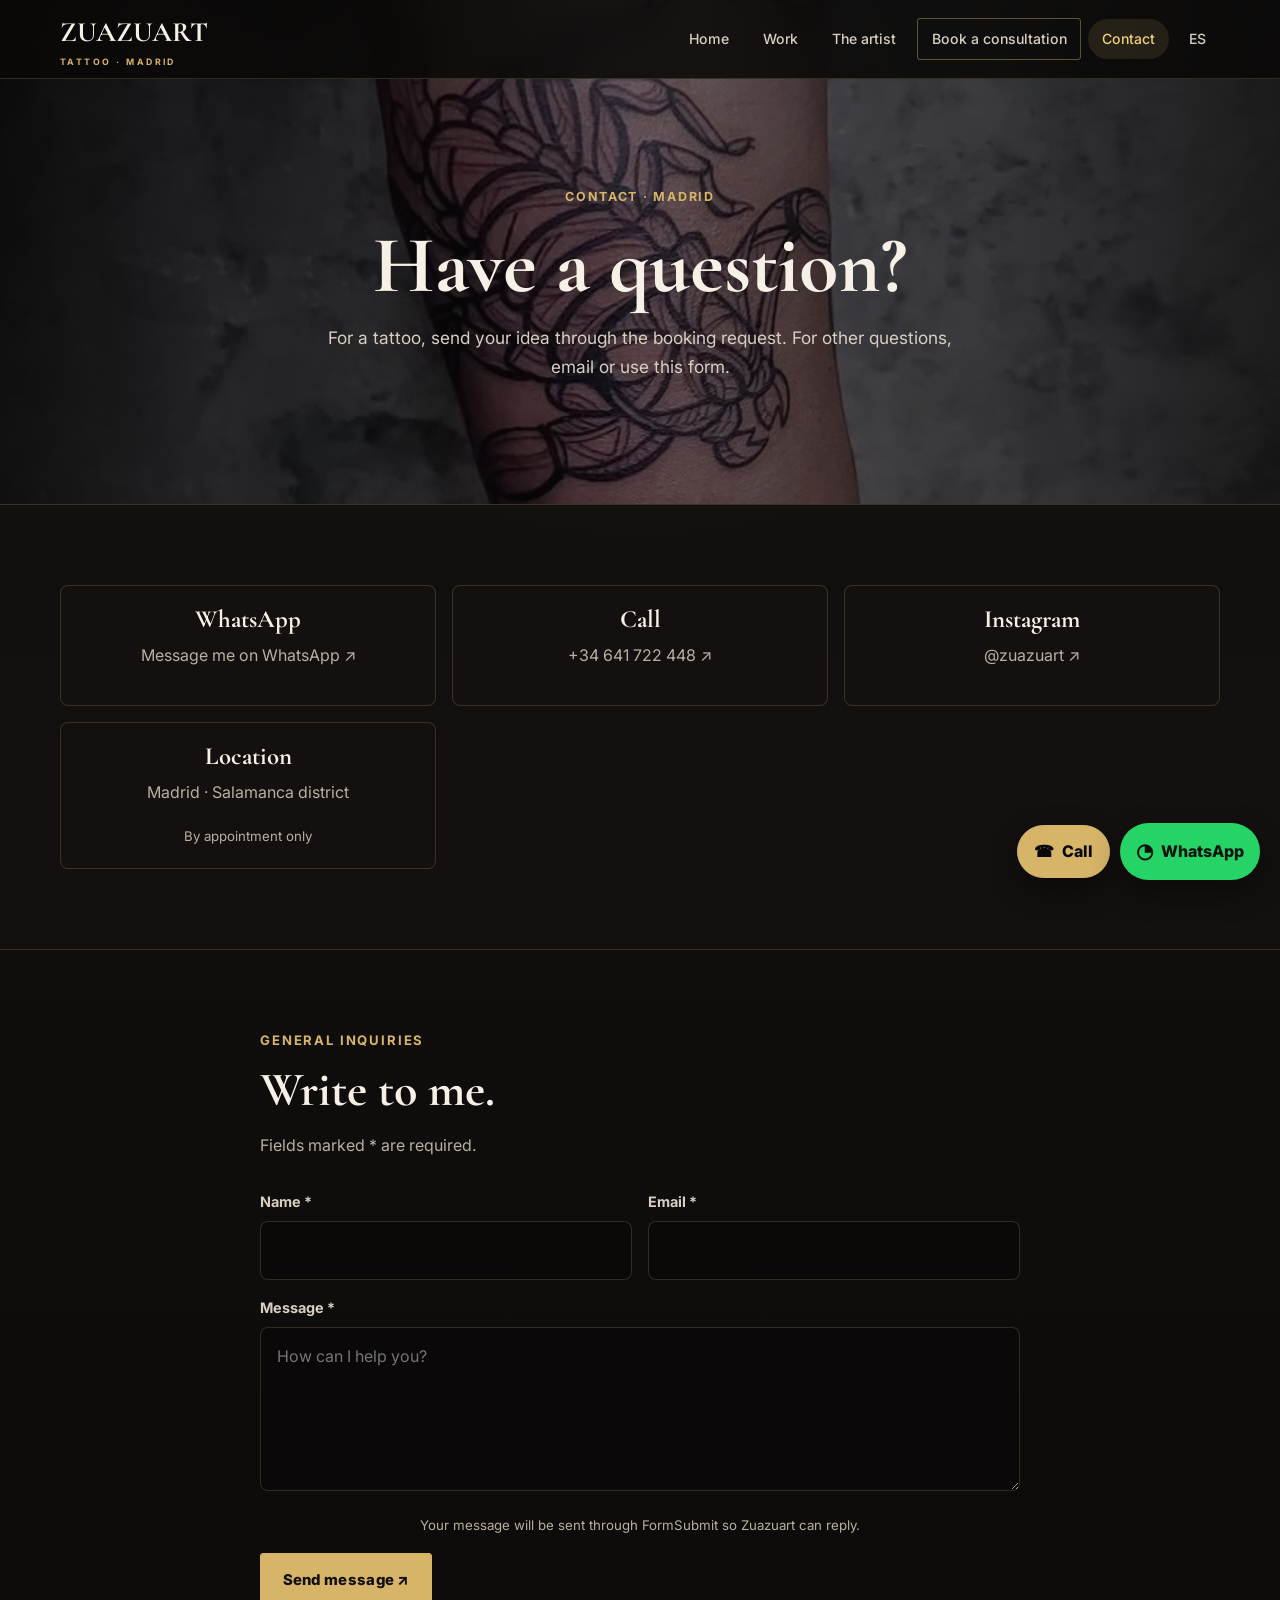
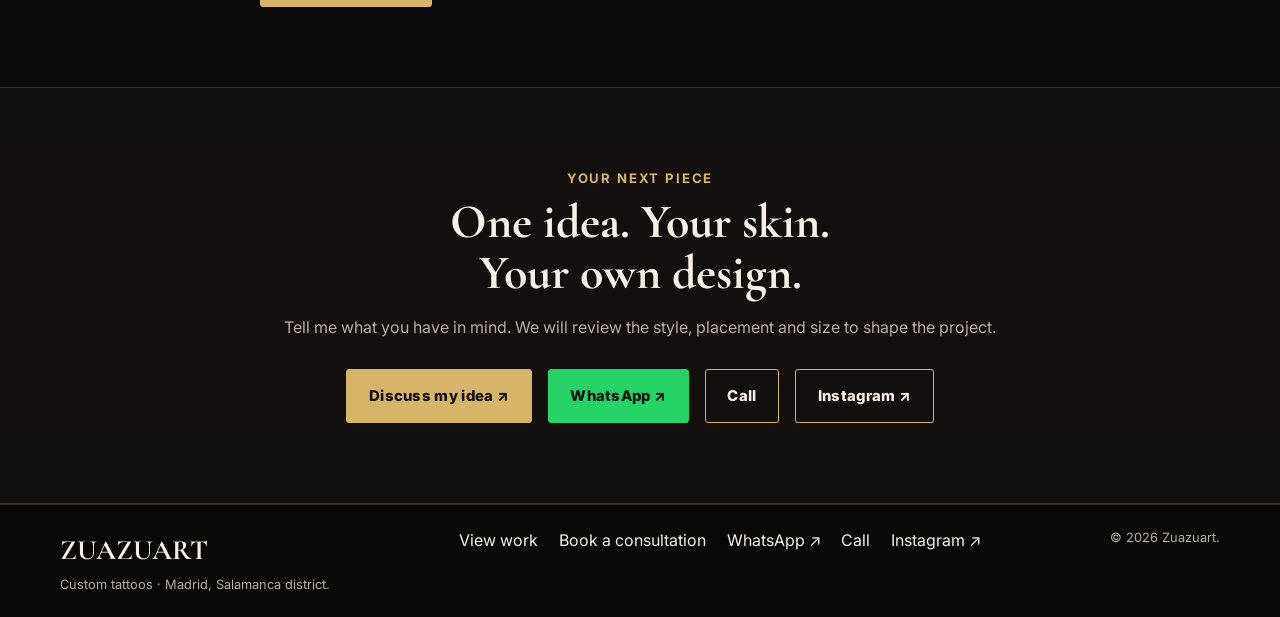
<file: en/contact.html>
<!DOCTYPE html>
<html lang="en"><head><meta charset="UTF-8"><meta name="viewport" content="width=device-width, initial-scale=1">
<title>Contact | Zuazuart · Tattoo Artist in Madrid</title><meta name="description" content="Contact Zuazuart by email, Instagram or the inquiry form. Madrid-based tattoo artist working by appointment in the Salamanca area."><link rel="canonical" href="https://www.zuazuart.com/en/contact.html">
<link rel="alternate" hreflang="es" href="https://www.zuazuart.com/contact.html"><link rel="alternate" hreflang="en" href="https://www.zuazuart.com/en/contact.html">
<meta property="og:title" content="Contact | Zuazuart · Tattoo Artist in Madrid"><meta property="og:description" content="Contact Zuazuart by email, Instagram or the inquiry form. Madrid-based tattoo artist working by appointment in the Salamanca area."><meta property="og:type" content="website"><meta property="og:url" content="https://www.zuazuart.com/en/contact.html"><meta property="og:image" content="https://www.zuazuart.com/images/hero.jpg">
<link rel="icon" href="../logopng.ico"><link rel="stylesheet" href="../style.css"></head><body>
<a class="skip-link" href="#main">Skip to content</a><header class="site-header"><div class="container nav-container"><a class="logo" href="index.html">ZUAZUART<span class="brand-caption">TATTOO · MADRID</span></a><button class="hamburger" id="hamburger" type="button" aria-label="Open menu" aria-controls="nav-menu" aria-expanded="false"><span></span><span></span><span></span></button><nav id="nav-menu" aria-label="Main navigation"><a href="index.html">Home</a><a href="portfolio.html">Work</a><a href="about.html">The artist</a><a href="booking.html" class="nav-booking">Book a consultation</a><a href="contact.html" aria-current="page">Contact</a><a href="../contact.html" lang="es" aria-label="Ver en español">ES</a></nav></div></header>
<main id="main" tabindex="-1"><section class="hero hero--contact"><div class="container hero-content"><p class="eyebrow">Contact · Madrid</p><h1>Have a question?</h1><p>For a tattoo, send your idea through the booking request. For other questions, email or use this form.</p></div></section><section class="section--muted"><div class="container contact-options"><a class="contact-card" href="https://wa.me/34641722448?text=Hola%20Zuazuart%2C%20quiero%20consultar%20una%20idea%20de%20tatuaje." target="_blank" rel="noopener"><h3>WhatsApp</h3><p>Message me on WhatsApp ↗</p></a><a class="contact-card" href="tel:+34641722448"><h3>Call</h3><p>+34 641 722 448 ↗</p></a><a class="contact-card" href="https://www.instagram.com/zuazuart/" target="_blank" rel="noopener"><h3>Instagram</h3><p>@zuazuart ↗</p></a><article class="contact-card"><h3>Location</h3><p>Madrid · Salamanca district</p><small>By appointment only</small></article></div></section><section><div class="container narrow"><p class="eyebrow">General inquiries</p><h2>Write to me.</h2><form class="contact-form" action="https://formsubmit.co/info.zuazuart@gmail.com" method="POST"><input type="text" name="_honey" tabindex="-1" autocomplete="off" hidden><input type="hidden" name="_subject" value="Consulta desde Zuazuart"><input type="hidden" name="_next" value="https://www.zuazuart.com/success.html"><p>Fields marked * are required.</p><div class="form-row"><div class="form-group"><label for="name">Name <span aria-hidden="true">*</span></label><input id="name" name="name" type="text" required autocomplete="name" placeholder=""></div><div class="form-group"><label for="email">Email <span aria-hidden="true">*</span></label><input id="email" name="email" type="email" required autocomplete="email" placeholder=""></div></div><div class="form-group"><label for="message">Message <span aria-hidden="true">*</span></label><textarea id="message" name="message" rows="5" required placeholder="How can I help you?"></textarea></div><p class="form-note">Your message will be sent through FormSubmit so Zuazuart can reply.</p><button class="btn btn-submit" type="submit">Send message ↗</button><p class="form-status" role="status" aria-live="polite"></p></form></div></section><section class="section--muted contact-info-section"><div class="container narrow"><p class="eyebrow">Your next piece</p><h2>One idea. Your skin.<br>Your own design.</h2><p>Tell me what you have in mind. We will review the style, placement and size to shape the project.</p><div class="actions actions--contact"><a href="booking.html" class="btn">Discuss my idea ↗</a><a href="https://wa.me/34641722448?text=Hola%20Zuazuart%2C%20quiero%20consultar%20una%20idea%20de%20tatuaje." target="_blank" rel="noopener" class="btn btn--whatsapp">WhatsApp ↗</a><a href="tel:+34641722448" class="btn btn--ghost">Call</a><a href="https://www.instagram.com/zuazuart/" target="_blank" rel="noopener" class="btn btn--ghost">Instagram ↗</a></div></div></section></main><div class="contact-floats" aria-label="Quick contact"><a class="call-float" href="tel:+34641722448" aria-label="Call Zuazuart"><span aria-hidden="true">☎</span> Call</a><a class="whatsapp-float" href="https://wa.me/34641722448?text=Hola%20Zuazuart%2C%20quiero%20consultar%20una%20idea%20de%20tatuaje." target="_blank" rel="noopener" aria-label="Message Zuazuart on WhatsApp"><span aria-hidden="true">◔</span> WhatsApp</a></div><footer class="site-footer"><div class="container footer-container"><div><a href="index.html" class="logo">ZUAZUART</a><p>Custom tattoos · Madrid, Salamanca district.</p></div><div class="footer-links"><a href="portfolio.html">View work</a><a href="booking.html">Book a consultation</a><a href="https://wa.me/34641722448?text=Hola%20Zuazuart%2C%20quiero%20consultar%20una%20idea%20de%20tatuaje." target="_blank" rel="noopener">WhatsApp ↗</a><a href="tel:+34641722448">Call</a><a href="https://www.instagram.com/zuazuart/" target="_blank" rel="noopener">Instagram ↗</a></div><p>© <span data-year>2026</span> Zuazuart.</p></div></footer><script src="../script.js" defer></script></body></html>
</file>
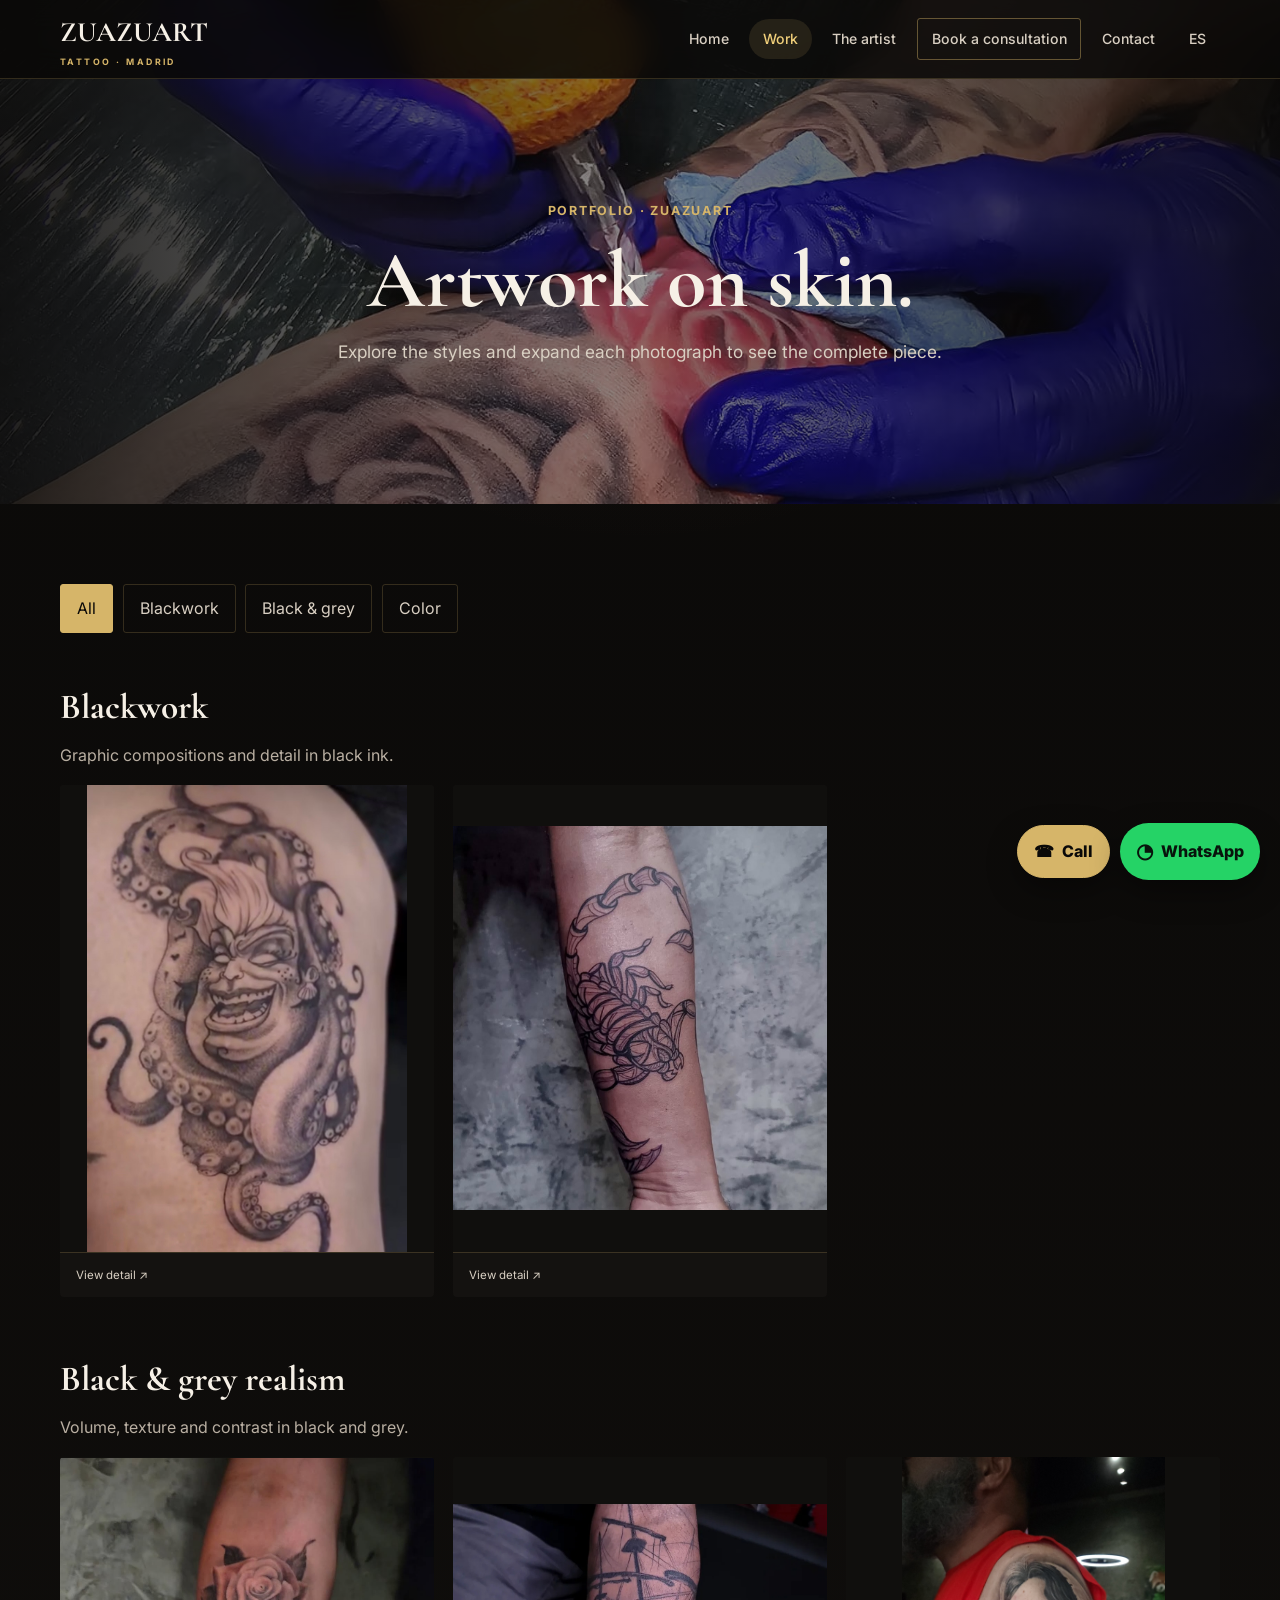
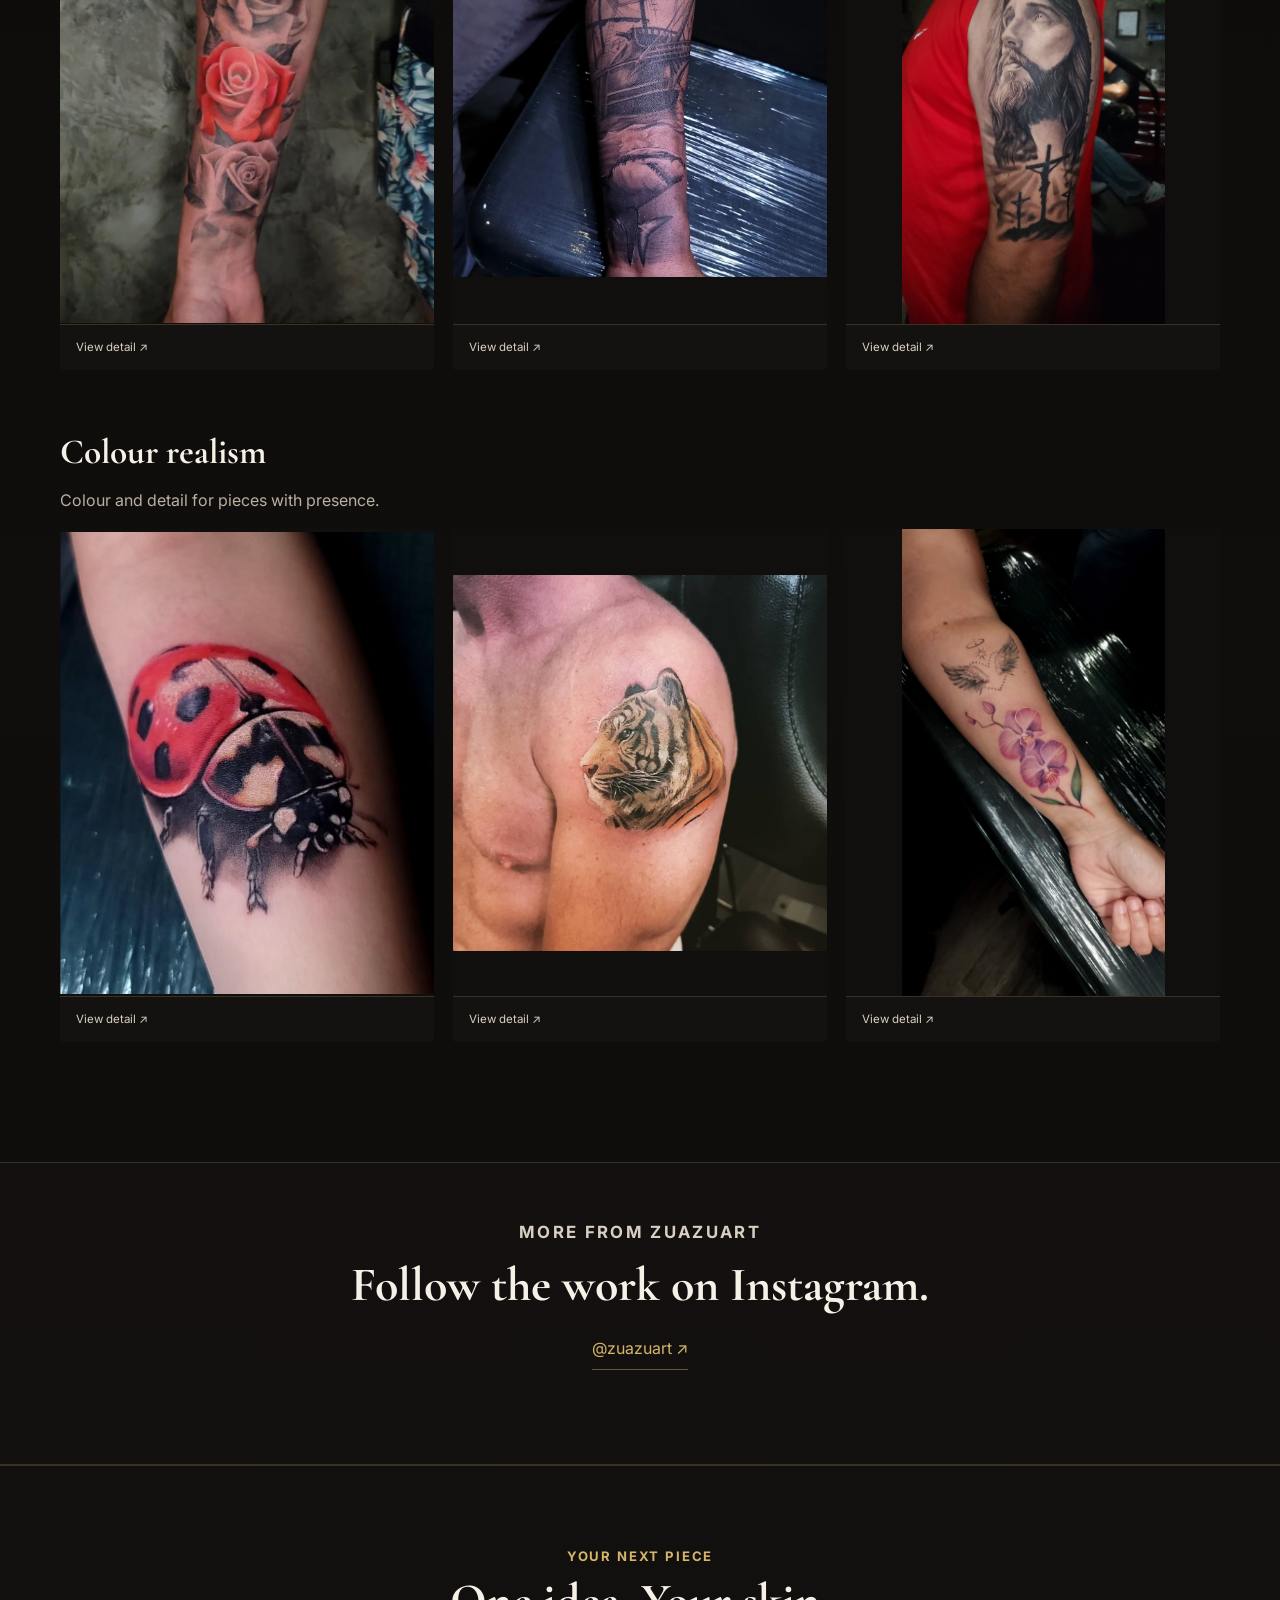
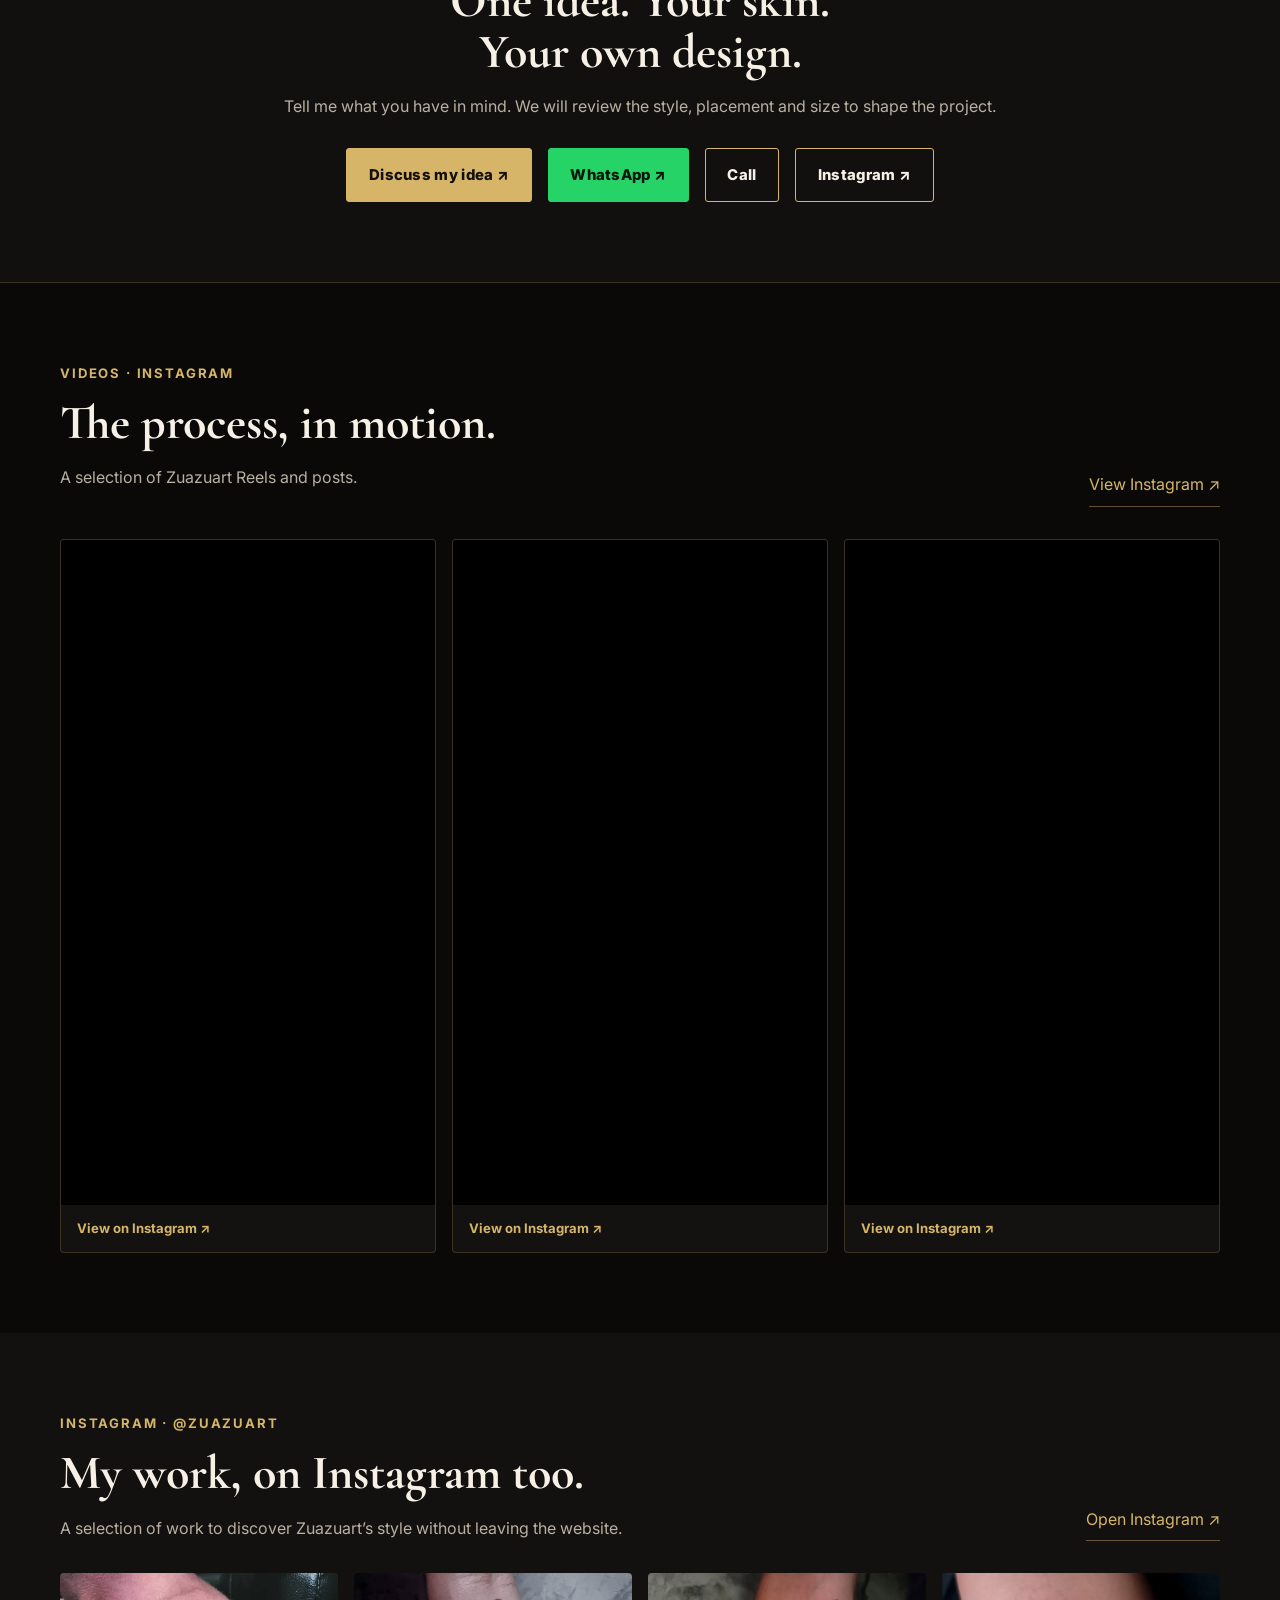
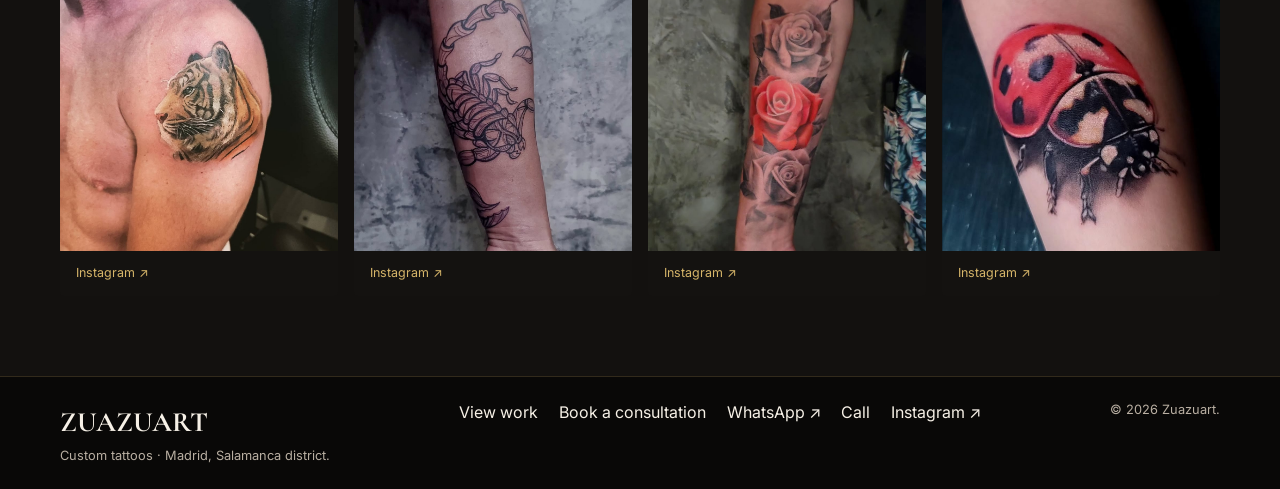
<file: en/portfolio.html>
<!DOCTYPE html>
<html lang="en"><head><meta charset="UTF-8"><meta name="viewport" content="width=device-width, initial-scale=1">
<title>Tattoo Portfolio | Zuazuart Madrid</title><meta name="description" content="Explore black and grey realism, blackwork and colour realism tattoos by Madrid-based artist Zuazuart."><link rel="canonical" href="https://www.zuazuart.com/en/portfolio.html">
<link rel="alternate" hreflang="es" href="https://www.zuazuart.com/portfolio.html"><link rel="alternate" hreflang="en" href="https://www.zuazuart.com/en/portfolio.html">
<meta property="og:title" content="Tattoo Portfolio | Zuazuart Madrid"><meta property="og:description" content="Explore black and grey realism, blackwork and colour realism tattoos by Madrid-based artist Zuazuart."><meta property="og:type" content="website"><meta property="og:url" content="https://www.zuazuart.com/en/portfolio.html"><meta property="og:image" content="https://www.zuazuart.com/images/hero.jpg">
<link rel="icon" href="../logopng.ico"><link rel="stylesheet" href="../style.css"></head><body>
<a class="skip-link" href="#main">Skip to content</a><header class="site-header"><div class="container nav-container"><a class="logo" href="index.html">ZUAZUART<span class="brand-caption">TATTOO · MADRID</span></a><button class="hamburger" id="hamburger" type="button" aria-label="Open menu" aria-controls="nav-menu" aria-expanded="false"><span></span><span></span><span></span></button><nav id="nav-menu" aria-label="Main navigation"><a href="index.html">Home</a><a href="portfolio.html" aria-current="page">Work</a><a href="about.html">The artist</a><a href="booking.html" class="nav-booking">Book a consultation</a><a href="contact.html">Contact</a><a href="../portfolio.html" lang="es" aria-label="Ver en español">ES</a></nav></div></header>
<main id="main" tabindex="-1"><section class="hero hero--portfolio"><div class="container hero-content"><p class="eyebrow">Portfolio · Zuazuart</p><h1>Artwork on skin.</h1><p>Explore the styles and expand each photograph to see the complete piece.</p></div></section><section><div class="container"><div class="portfolio-filters" aria-label="Filter work"><button type="button" data-filter="all" aria-pressed="true">All</button><button type="button" data-filter="blackwork" aria-pressed="false">Blackwork</button><button type="button" data-filter="grey" aria-pressed="false">Black & grey</button><button type="button" data-filter="color" aria-pressed="false">Color</button></div><p id="filter-status" class="sr-only" aria-live="polite"></p><section class="portfolio-group" data-category="blackwork"><h2>Blackwork</h2><p>Graphic compositions and detail in black ink.</p><div class="gallery-grid"><button class="gallery-item" type="button" aria-label="Expand: Black ink tattoo detail by Zuazuart"><img src="../images/3rlshading.jpeg" alt="Black ink tattoo detail by Zuazuart" loading="lazy" decoding="async"><span>View detail ↗</span></button><button class="gallery-item" type="button" aria-label="Expand: Scorpion tattoo by Zuazuart"><img src="../images/scorpiontattoo.jpg" alt="Scorpion tattoo by Zuazuart" loading="lazy" decoding="async"><span>View detail ↗</span></button></div></section><section class="portfolio-group" data-category="grey"><h2>Black & grey realism</h2><p>Volume, texture and contrast in black and grey.</p><div class="gallery-grid"><button class="gallery-item" type="button" aria-label="Expand: Rose tattoo by Zuazuart"><img src="../images/rosescolorbandg.jpg" alt="Rose tattoo by Zuazuart" loading="lazy" decoding="async"><span>View detail ↗</span></button><button class="gallery-item" type="button" aria-label="Expand: Black and grey ship tattoo by Zuazuart"><img src="../images/bandgship.jpg" alt="Black and grey ship tattoo by Zuazuart" loading="lazy" decoding="async"><span>View detail ↗</span></button><button class="gallery-item" type="button" aria-label="Expand: Black and grey Jesus tattoo by Zuazuart"><img src="../images/b&amp;gjesus.jpg" alt="Black and grey Jesus tattoo by Zuazuart" loading="lazy" decoding="async"><span>View detail ↗</span></button></div></section><section class="portfolio-group" data-category="color"><h2>Colour realism</h2><p>Colour and detail for pieces with presence.</p><div class="gallery-grid"><button class="gallery-item" type="button" aria-label="Expand: Colour ladybird tattoo by Zuazuart"><img src="../images/Ladybugcolortattoo.jpg" alt="Colour ladybird tattoo by Zuazuart" loading="lazy" decoding="async"><span>View detail ↗</span></button><button class="gallery-item" type="button" aria-label="Expand: Colour tiger tattoo by Zuazuart"><img src="../images/tigercolortattoo.jpg" alt="Colour tiger tattoo by Zuazuart" loading="lazy" decoding="async"><span>View detail ↗</span></button><button class="gallery-item" type="button" aria-label="Expand: Colour realism tattoo by Zuazuart"><img src="../images/colorrealismtattoo.png" alt="Colour realism tattoo by Zuazuart" loading="lazy" decoding="async"><span>View detail ↗</span></button></div></section></div></section><section class="section--muted section--compact"><div class="container section-header"><p class="eyebrow">More from Zuazuart</p><h2>Follow the work on Instagram.</h2><a href="https://www.instagram.com/zuazuart/" target="_blank" rel="noopener" class="text-link">@zuazuart ↗</a></div></section><section class="section--muted contact-info-section"><div class="container narrow"><p class="eyebrow">Your next piece</p><h2>One idea. Your skin.<br>Your own design.</h2><p>Tell me what you have in mind. We will review the style, placement and size to shape the project.</p><div class="actions actions--contact"><a href="booking.html" class="btn">Discuss my idea ↗</a><a href="https://wa.me/34641722448?text=Hola%20Zuazuart%2C%20quiero%20consultar%20una%20idea%20de%20tatuaje." target="_blank" rel="noopener" class="btn btn--whatsapp">WhatsApp ↗</a><a href="tel:+34641722448" class="btn btn--ghost">Call</a><a href="https://www.instagram.com/zuazuart/" target="_blank" rel="noopener" class="btn btn--ghost">Instagram ↗</a></div></div></section><section class="instagram-reels"><div class="container"><div class="section-heading-row"><div><p class="eyebrow">Videos · Instagram</p><h2>The process, in motion.</h2><p>A selection of Zuazuart Reels and posts.</p></div><a href="https://www.instagram.com/zuazuart/" target="_blank" rel="noopener" class="text-link">View Instagram ↗</a></div><div class="instagram-embed-grid"><article class="instagram-embed"><iframe src="https://www.instagram.com/reel/DO0BY5FiMoj/embed" title="Zuazuart Reel: tattoo process 1" loading="lazy" allowfullscreen></iframe><a href="https://www.instagram.com/reel/DO0BY5FiMoj/" target="_blank" rel="noopener">View on Instagram ↗</a></article><article class="instagram-embed"><iframe src="https://www.instagram.com/reel/DOHhORukcl8/embed" title="Zuazuart Reel: tattoo process 2" loading="lazy" allowfullscreen></iframe><a href="https://www.instagram.com/reel/DOHhORukcl8/" target="_blank" rel="noopener">View on Instagram ↗</a></article><article class="instagram-embed"><iframe src="https://www.instagram.com/p/DD7IJsXJCMK/embed" title="Zuazuart post" loading="lazy" allowfullscreen></iframe><a href="https://www.instagram.com/p/DD7IJsXJCMK/" target="_blank" rel="noopener">View on Instagram ↗</a></article></div></div></section><section class="instagram-section"><div class="container"><div class="section-heading-row"><div><p class="eyebrow">Instagram · @zuazuart</p><h2>My work, on Instagram too.</h2><p>A selection of work to discover Zuazuart’s style without leaving the website.</p></div><a href="https://www.instagram.com/zuazuart/" target="_blank" rel="noopener" class="text-link">Open Instagram ↗</a></div><div class="instagram-grid"><a class="instagram-card" href="https://www.instagram.com/zuazuart/" target="_blank" rel="noopener"><img src="../images/tigercolortattoo.jpg" alt="Colour tiger tattoo by Zuazuart" loading="lazy"><span>Instagram ↗</span></a><a class="instagram-card" href="https://www.instagram.com/zuazuart/" target="_blank" rel="noopener"><img src="../images/scorpiontattoo.jpg" alt="Scorpion tattoo by Zuazuart" loading="lazy"><span>Instagram ↗</span></a><a class="instagram-card" href="https://www.instagram.com/zuazuart/" target="_blank" rel="noopener"><img src="../images/rosescolorbandg.jpg" alt="Rose tattoo by Zuazuart" loading="lazy"><span>Instagram ↗</span></a><a class="instagram-card" href="https://www.instagram.com/zuazuart/" target="_blank" rel="noopener"><img src="../images/Ladybugcolortattoo.jpg" alt="Colour ladybird tattoo by Zuazuart" loading="lazy"><span>Instagram ↗</span></a></div></div></section></main><div class="contact-floats" aria-label="Quick contact"><a class="call-float" href="tel:+34641722448" aria-label="Call Zuazuart"><span aria-hidden="true">☎</span> Call</a><a class="whatsapp-float" href="https://wa.me/34641722448?text=Hola%20Zuazuart%2C%20quiero%20consultar%20una%20idea%20de%20tatuaje." target="_blank" rel="noopener" aria-label="Message Zuazuart on WhatsApp"><span aria-hidden="true">◔</span> WhatsApp</a></div><footer class="site-footer"><div class="container footer-container"><div><a href="index.html" class="logo">ZUAZUART</a><p>Custom tattoos · Madrid, Salamanca district.</p></div><div class="footer-links"><a href="portfolio.html">View work</a><a href="booking.html">Book a consultation</a><a href="https://wa.me/34641722448?text=Hola%20Zuazuart%2C%20quiero%20consultar%20una%20idea%20de%20tatuaje." target="_blank" rel="noopener">WhatsApp ↗</a><a href="tel:+34641722448">Call</a><a href="https://www.instagram.com/zuazuart/" target="_blank" rel="noopener">Instagram ↗</a></div><p>© <span data-year>2026</span> Zuazuart.</p></div></footer><script src="../script.js" defer></script></body></html>
</file>
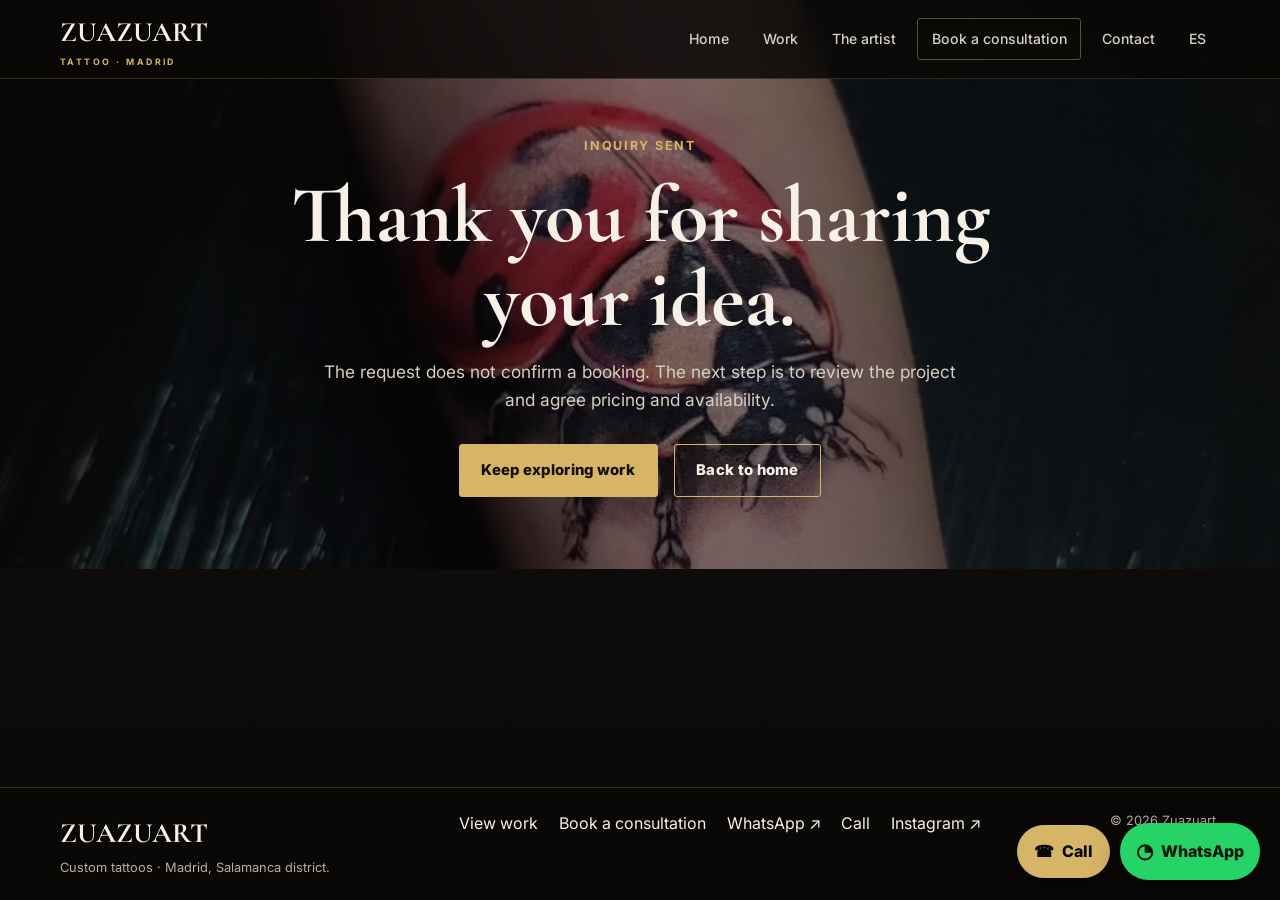
<file: en/success.html>
<!DOCTYPE html>
<html lang="en"><head><meta charset="UTF-8"><meta name="viewport" content="width=device-width, initial-scale=1">
<title>Inquiry Sent | Zuazuart</title><meta name="description" content="Next steps after sending a tattoo inquiry to Zuazuart."><link rel="canonical" href="https://www.zuazuart.com/en/success.html">
<link rel="alternate" hreflang="es" href="https://www.zuazuart.com/success.html"><link rel="alternate" hreflang="en" href="https://www.zuazuart.com/en/success.html">
<meta property="og:title" content="Inquiry Sent | Zuazuart"><meta property="og:description" content="Next steps after sending a tattoo inquiry to Zuazuart."><meta property="og:type" content="website"><meta property="og:url" content="https://www.zuazuart.com/en/success.html"><meta property="og:image" content="https://www.zuazuart.com/images/hero.jpg">
<link rel="icon" href="../logopng.ico"><link rel="stylesheet" href="../style.css"></head><body>
<a class="skip-link" href="#main">Skip to content</a><header class="site-header"><div class="container nav-container"><a class="logo" href="index.html">ZUAZUART<span class="brand-caption">TATTOO · MADRID</span></a><button class="hamburger" id="hamburger" type="button" aria-label="Open menu" aria-controls="nav-menu" aria-expanded="false"><span></span><span></span><span></span></button><nav id="nav-menu" aria-label="Main navigation"><a href="index.html">Home</a><a href="portfolio.html">Work</a><a href="about.html">The artist</a><a href="booking.html" class="nav-booking">Book a consultation</a><a href="contact.html">Contact</a><a href="../success.html" lang="es" aria-label="Ver en español">ES</a></nav></div></header>
<main id="main" tabindex="-1"><section class="hero hero--success"><div class="container hero-content"><p class="eyebrow">Inquiry sent</p><h1>Thank you for sharing your idea.</h1><p>The request does not confirm a booking. The next step is to review the project and agree pricing and availability.</p><div class="actions"><a class="btn" href="portfolio.html">Keep exploring work</a><a class="btn btn--ghost" href="index.html">Back to home</a></div></div></section></main><div class="contact-floats" aria-label="Quick contact"><a class="call-float" href="tel:+34641722448" aria-label="Call Zuazuart"><span aria-hidden="true">☎</span> Call</a><a class="whatsapp-float" href="https://wa.me/34641722448?text=Hola%20Zuazuart%2C%20quiero%20consultar%20una%20idea%20de%20tatuaje." target="_blank" rel="noopener" aria-label="Message Zuazuart on WhatsApp"><span aria-hidden="true">◔</span> WhatsApp</a></div><footer class="site-footer"><div class="container footer-container"><div><a href="index.html" class="logo">ZUAZUART</a><p>Custom tattoos · Madrid, Salamanca district.</p></div><div class="footer-links"><a href="portfolio.html">View work</a><a href="booking.html">Book a consultation</a><a href="https://wa.me/34641722448?text=Hola%20Zuazuart%2C%20quiero%20consultar%20una%20idea%20de%20tatuaje." target="_blank" rel="noopener">WhatsApp ↗</a><a href="tel:+34641722448">Call</a><a href="https://www.instagram.com/zuazuart/" target="_blank" rel="noopener">Instagram ↗</a></div><p>© <span data-year>2026</span> Zuazuart.</p></div></footer><script src="../script.js" defer></script></body></html>
</file>
<file: style.css>
﻿@import url("https://fonts.googleapis.com/css2?family=Cormorant+Garamond:wght@500;600;700&family=Inter:wght@400;500;600;700&display=swap");

:root {
    --bg: #0a0908;
    --surface: #141210;
    --surface-soft: #1c1915;
    --surface-warm: #241d18;
    --text: #f6f0e6;
    --muted: #b9afa2;
    --muted-strong: #d8cfc2;
    --line: rgba(214, 181, 105, 0.2);
    --line-strong: rgba(214, 181, 105, 0.42);
    --accent: #d6b569;
    --accent-strong: #f0cf7a;
    --ember: #b95d4b;
    --shadow: 0 22px 70px rgba(0, 0, 0, 0.32);
    --font-heading: "Cormorant Garamond", Georgia, serif;
    --font-body: "Inter", Arial, sans-serif;
}

* {
    box-sizing: border-box;
}

html {
    scroll-behavior: smooth;
}

body {
    min-height: 100vh;
    margin: 0;
    background:
        radial-gradient(circle at 50% 0%, rgba(185, 93, 75, 0.12), transparent 34rem),
        linear-gradient(180deg, #0a0908 0%, #100e0c 42%, #0a0908 100%);
    color: var(--text);
    font-family: var(--font-body);
    line-height: 1.65;
    display: flex;
    flex-direction: column;
    overflow-x: hidden;
}

body.no-scroll {
    overflow: hidden;
}

img,
video {
    display: block;
    max-width: 100%;
}

a {
    color: inherit;
    text-decoration: none;
}

a:hover,
a:focus-visible {
    color: var(--accent-strong);
}

button,
input,
select,
textarea {
    font: inherit;
}

button {
    cursor: pointer;
}

h1,
h2,
h3,
h4,
p {
    margin-top: 0;
}

h1,
h2,
h3,
h4 {
    font-family: var(--font-heading);
    line-height: 1.05;
    color: var(--text);
    font-weight: 700;
}

h1 {
    font-size: 4.75rem;
    margin-bottom: 1rem;
}

h2 {
    font-size: 3rem;
    margin-bottom: 1rem;
}

h3 {
    font-size: 1.55rem;
    margin-bottom: 0.65rem;
}

p {
    color: var(--muted);
    font-size: 1rem;
}

strong {
    color: var(--muted-strong);
}

main {
    flex: 1;
}

section {
    padding: 5rem 1.5rem;
}

.container {
    width: min(100%, 1160px);
    margin: 0 auto;
}

.narrow {
    width: min(100%, 760px);
}

.section-header {
    max-width: 760px;
    margin: 0 auto 2.4rem;
    text-align: center;
}

.section-header p,
.section-lead {
    color: var(--muted-strong);
    font-size: 1.05rem;
}

.section-lead {
    max-width: 760px;
    margin: 0 auto 2rem;
    text-align: center;
}

.section--muted {
    background: rgba(20, 18, 16, 0.76);
    border-top: 1px solid var(--line);
    border-bottom: 1px solid var(--line);
}

.section--compact {
    padding-top: 3.5rem;
    padding-bottom: 3.5rem;
}

.eyebrow {
    color: var(--accent);
    font-size: 0.82rem;
    font-weight: 700;
    margin-bottom: 0.85rem;
    text-transform: uppercase;
}

.btn {
    display: inline-flex;
    min-height: 46px;
    align-items: center;
    justify-content: center;
    gap: 0.5rem;
    padding: 0.85rem 1.35rem;
    border: 1px solid var(--accent);
    border-radius: 8px;
    background: var(--accent);
    color: #130f0b;
    font-weight: 800;
    text-transform: uppercase;
    transition: transform 0.2s ease, background 0.2s ease, border-color 0.2s ease, color 0.2s ease;
}

.btn:hover,
.btn:focus-visible {
    background: var(--accent-strong);
    border-color: var(--accent-strong);
    color: #130f0b;
    transform: translateY(-2px);
}

.btn:disabled,
.btn.is-loading {
    cursor: progress;
    opacity: 0.72;
    transform: none;
}

.btn--ghost {
    background: transparent;
    color: var(--text);
}

.btn--ghost:hover,
.btn--ghost:focus-visible {
    background: rgba(214, 181, 105, 0.1);
    color: var(--accent-strong);
}

.actions,
.hero-actions {
    display: flex;
    flex-wrap: wrap;
    gap: 1rem;
    align-items: center;
    justify-content: center;
    margin-top: 1.8rem;
}

.site-header {
    position: fixed;
    inset: 0 0 auto;
    z-index: 1000;
    background: rgba(10, 9, 8, 0.86);
    border-bottom: 1px solid var(--line);
    backdrop-filter: blur(16px);
}

.nav-container {
    min-height: 78px;
    display: flex;
    align-items: center;
    justify-content: space-between;
    gap: 1.5rem;
}

.logo {
    font-family: var(--font-heading);
    font-size: 1.75rem;
    font-weight: 700;
    color: var(--text);
}

nav {
    display: flex;
    align-items: center;
    gap: 0.45rem;
}

nav a {
    border-radius: 999px;
    color: var(--muted-strong);
    font-size: 0.88rem;
    font-weight: 700;
    padding: 0.55rem 0.85rem;
    transition: background 0.2s ease, color 0.2s ease;
}

nav a:hover,
nav a:focus-visible,
nav a[aria-current="page"] {
    background: rgba(214, 181, 105, 0.12);
    color: var(--accent-strong);
}

.hamburger {
    display: none;
    width: 46px;
    height: 42px;
    align-items: center;
    justify-content: center;
    flex-direction: column;
    gap: 5px;
    border: 1px solid var(--line-strong);
    border-radius: 8px;
    background: rgba(20, 18, 16, 0.88);
}

.hamburger span {
    width: 20px;
    height: 2px;
    background: var(--text);
    border-radius: 999px;
    transition: transform 0.2s ease, opacity 0.2s ease;
}

.hamburger.active span:nth-child(1) {
    transform: translateY(7px) rotate(45deg);
}

.hamburger.active span:nth-child(2) {
    opacity: 0;
}

.hamburger.active span:nth-child(3) {
    transform: translateY(-7px) rotate(-45deg);
}

.hero {
    --hero-image: url("ladybugcolortattoowide.jpg");
    min-height: 56vh;
    padding-top: 8.5rem;
    padding-bottom: 4.5rem;
    display: flex;
    align-items: center;
    text-align: center;
    background:
        linear-gradient(90deg, rgba(10, 9, 8, 0.9), rgba(10, 9, 8, 0.45), rgba(10, 9, 8, 0.86)),
        var(--hero-image);
    background-size: cover;
    background-position: center;
}

.hero--home {
    min-height: 88vh;
    align-items: end;
    padding-bottom: 6rem;
}

.hero--portfolio {
    --hero-image: url("rosescolorbandgprocess.jpg");
}

.hero--about {
    --hero-image: url("rosescolorbandgprocess.jpg");
}

.hero--booking {
    --hero-image: url("rosescolorbandgprocess.jpg");
}

.hero--contact {
    --hero-image: url("scorpiontattoo.jpg");
}

.hero--success {
    --hero-image: url("ladybugcolortattoowide.jpg");
}

.hero-content {
    max-width: 840px;
    margin: 0 auto;
}

.hero p {
    max-width: 650px;
    margin: 0 auto;
    color: var(--muted-strong);
    font-size: 1.08rem;
}

.intro-grid {
    display: grid;
    grid-template-columns: minmax(0, 1fr) minmax(280px, 0.82fr);
    gap: 3rem;
    align-items: center;
}

.intro-copy h2,
.contact-form-container h2,
.booking-copy h2 {
    text-align: left;
}

.intro-copy p {
    margin-bottom: 1rem;
}

.feature-list {
    display: grid;
    gap: 1rem;
}

.feature-item,
.info-block,
.policy-item,
.faq-item,
.contact-card,
.specialty-item,
.timeline-item,
.process-step {
    border: 1px solid var(--line);
    border-radius: 8px;
    background: rgba(20, 18, 16, 0.82);
}

.feature-item {
    padding: 1.1rem;
}

.feature-item h3 {
    color: var(--accent);
}

.image-pair,
.gallery-grid,
.card-grid,
.specialties-grid,
.faq-grid,
.contact-cards-grid,
.process-grid,
.policy-grid {
    display: grid;
    gap: 1.2rem;
}

.image-pair {
    grid-template-columns: repeat(2, minmax(0, 1fr));
}

.gallery-grid {
    grid-template-columns: repeat(3, minmax(0, 1fr));
}

.card-grid,
.specialties-grid,
.contact-cards-grid,
.process-grid {
    grid-template-columns: repeat(4, minmax(0, 1fr));
}

.faq-grid,
.policy-grid {
    grid-template-columns: repeat(2, minmax(0, 1fr));
}

.image-pair img,
.gallery-grid img,
.feature-image img,
.artist-photo {
    width: 100%;
    aspect-ratio: 4 / 5;
    border: 1px solid var(--line);
    border-radius: 8px;
    object-fit: cover;
    background: var(--surface);
    cursor: pointer;
    transition: transform 0.25s ease, border-color 0.25s ease, filter 0.25s ease;
}

.gallery-grid img {
    aspect-ratio: 1 / 1.08;
}

.image-pair img:hover,
.gallery-grid img:hover,
.feature-image img:hover,
.artist-photo:hover {
    border-color: var(--line-strong);
    filter: brightness(1.08);
    transform: translateY(-3px);
}

.feature-image img {
    aspect-ratio: 3 / 4;
    box-shadow: var(--shadow);
}

.work-category {
    margin-top: 3.5rem;
}

.work-category:first-child {
    margin-top: 0;
}

.work-category h3 {
    color: var(--accent);
}

.tag-list {
    display: flex;
    flex-wrap: wrap;
    gap: 0.65rem;
    justify-content: center;
    margin: 1.5rem 0 0;
}

.tag-list span {
    border: 1px solid var(--line);
    border-radius: 999px;
    color: var(--muted-strong);
    padding: 0.45rem 0.75rem;
    background: rgba(36, 29, 24, 0.72);
    font-size: 0.88rem;
}

.process-step,
.contact-card,
.specialty-item,
.timeline-item,
.faq-item,
.policy-item {
    padding: 1.25rem;
}

.process-step span {
    display: inline-flex;
    width: 36px;
    height: 36px;
    align-items: center;
    justify-content: center;
    margin-bottom: 1rem;
    border-radius: 50%;
    background: var(--accent);
    color: #130f0b;
    font-weight: 800;
}

.contact-card,
.specialty-item,
.timeline-item {
    text-align: center;
}

.contact-card small,
.video-duration,
.form-note {
    color: var(--muted);
    font-size: 0.83rem;
}

.timeline-year {
    display: block;
    margin-bottom: 0.5rem;
    color: var(--accent);
    font-size: 1.5rem;
    font-weight: 800;
}

.bio-grid,
.studio-grid,
.contact-grid,
.booking-grid {
    display: grid;
    grid-template-columns: minmax(0, 0.9fr) minmax(0, 1.1fr);
    gap: 3rem;
    align-items: start;
}

.bio-text p,
.studio-info p {
    margin-bottom: 1rem;
}

.artist-title,
.studio-subtitle {
    color: var(--accent);
    font-weight: 700;
}

.studio-grid,
.studio-info-sidebar,
.booking-info-sidebar {
    padding: 1.5rem;
    border: 1px solid var(--line);
    border-radius: 8px;
    background: rgba(20, 18, 16, 0.76);
}

.studio-images {
    display: grid;
    grid-template-columns: repeat(2, minmax(0, 1fr));
    gap: 1rem;
}

.studio-images img {
    width: 100%;
    aspect-ratio: 4 / 5;
    border-radius: 8px;
    object-fit: cover;
    border: 1px solid var(--line);
}

.studio-info-sidebar,
.booking-info-sidebar {
    position: sticky;
    top: 6.5rem;
}

.info-block {
    padding: 1rem;
    margin-bottom: 1rem;
}

.info-block:last-child {
    margin-bottom: 0;
}

.info-block h4 {
    margin-bottom: 0.35rem;
    color: var(--accent);
}

.reels-section {
    overflow: hidden;
}

.reels-scroll-container {
    overflow-x: auto;
    padding-bottom: 1rem;
    scroll-snap-type: x mandatory;
    scrollbar-color: var(--accent) var(--surface);
}

.reels-grid {
    display: flex;
    gap: 1.2rem;
    width: max-content;
}

.video-card {
    width: 340px;
    flex: 0 0 auto;
    scroll-snap-align: start;
    overflow: hidden;
    border: 1px solid var(--line);
    border-radius: 8px;
    background: var(--surface);
}

.video-embed {
    background: #000;
}

.reel-video {
    width: 100%;
    aspect-ratio: 9 / 16;
    object-fit: cover;
}

.video-info {
    padding: 1rem;
}

.video-controls {
    display: flex;
    align-items: center;
    justify-content: space-between;
    gap: 0.75rem;
    margin-top: 0.8rem;
}

.video-controls button {
    border: 1px solid var(--line-strong);
    border-radius: 999px;
    background: transparent;
    color: var(--text);
    padding: 0.35rem 0.75rem;
}

.video-controls button:hover,
.video-controls button:focus-visible {
    border-color: var(--accent);
    color: var(--accent-strong);
}

.scroll-indicator {
    color: var(--muted);
    margin-top: 1rem;
    text-align: center;
}

form {
    display: grid;
    gap: 1rem;
}

.form-row {
    display: grid;
    grid-template-columns: repeat(2, minmax(0, 1fr));
    gap: 1rem;
}

.form-group {
    display: grid;
    gap: 0.45rem;
}

label,
.upload-label {
    color: var(--muted-strong);
    font-size: 0.9rem;
    font-weight: 700;
}

input,
select,
textarea {
    width: 100%;
    border: 1px solid var(--line);
    border-radius: 8px;
    background: rgba(10, 9, 8, 0.76);
    color: var(--text);
    font-size: 16px;
    padding: 0.95rem 1rem;
    outline: none;
    transition: border-color 0.2s ease, background 0.2s ease;
}

input:focus,
select:focus,
textarea:focus {
    border-color: var(--accent);
    background: rgba(20, 18, 16, 0.96);
}

textarea {
    min-height: 150px;
    resize: vertical;
}

.booking-form {
    width: min(100%, 760px);
    margin: 0 auto;
}

.booking-copy {
    text-align: left;
}

.form-note {
    text-align: center;
    margin: 0.5rem 0 0;
}

.field-note {
    color: var(--muted);
    font-size: 0.86rem;
    margin: 0;
}

.field-note a,
.section-lead a {
    color: var(--accent);
    font-weight: 700;
}

.btn-submit {
    width: fit-content;
    border: 1px solid var(--accent);
}

.contact-info-section {
    text-align: center;
}

.contact-info-section p {
    margin-bottom: 0.5rem;
}

.social-links {
    display: flex;
    justify-content: center;
    flex-wrap: wrap;
    gap: 0.75rem;
    margin-top: 1rem;
}

.social-links a {
    color: var(--accent);
    font-weight: 700;
}

.site-footer {
    border-top: 1px solid var(--line);
    background: rgba(10, 9, 8, 0.96);
    padding: 1.4rem 1.5rem;
    text-align: center;
}

.site-footer p {
    margin: 0;
    color: var(--muted);
    font-size: 0.9rem;
}

.lightbox {
    position: fixed;
    inset: 0;
    z-index: 2000;
    display: flex;
    align-items: center;
    justify-content: center;
    padding: 1.5rem;
    background: rgba(0, 0, 0, 0.94);
}

.lightbox img {
    max-width: min(100%, 1100px);
    max-height: 88vh;
    border: 1px solid var(--line-strong);
    border-radius: 8px;
    object-fit: contain;
}

.lightbox-close {
    position: fixed;
    top: 1rem;
    right: 1rem;
    border: 1px solid var(--line-strong);
    border-radius: 999px;
    background: var(--surface);
    color: var(--text);
    padding: 0.6rem 1rem;
}

@media (max-width: 1100px) {
    h1 {
        font-size: 4rem;
    }

    h2 {
        font-size: 2.55rem;
    }

    .card-grid,
    .specialties-grid,
    .contact-cards-grid,
    .process-grid {
        grid-template-columns: repeat(2, minmax(0, 1fr));
    }

    .gallery-grid {
        grid-template-columns: repeat(2, minmax(0, 1fr));
    }
}

@media (max-width: 880px) {
    section {
        padding: 4rem 1.1rem;
    }

    .nav-container {
        min-height: 68px;
    }

    .hamburger {
        display: inline-flex;
    }

    nav {
        position: absolute;
        top: 100%;
        right: 1rem;
        left: 1rem;
        display: none;
        flex-direction: column;
        align-items: stretch;
        gap: 0.25rem;
        padding: 0.75rem;
        border: 1px solid var(--line);
        border-radius: 8px;
        background: rgba(10, 9, 8, 0.98);
        box-shadow: var(--shadow);
    }

    nav.active {
        display: flex;
    }

    nav a {
        padding: 0.9rem 1rem;
        border-radius: 8px;
    }

    .hero,
    .hero--home {
        min-height: 76vh;
        padding-top: 7rem;
        padding-bottom: 3.5rem;
        background-position: center;
    }

    h1 {
        font-size: 3.1rem;
    }

    h2 {
        font-size: 2.2rem;
    }

    .intro-grid,
    .bio-grid,
    .studio-grid,
    .contact-grid,
    .booking-grid {
        grid-template-columns: 1fr;
        gap: 2rem;
    }

    .studio-info-sidebar,
    .booking-info-sidebar {
        position: static;
    }
}

@media (max-width: 640px) {
    body {
        background: var(--bg);
    }

    section {
        padding: 3.2rem 1rem;
    }

    h1 {
        font-size: 2.45rem;
    }

    h2 {
        font-size: 1.9rem;
    }

    h3 {
        font-size: 1.35rem;
    }

    .logo {
        font-size: 1.42rem;
    }

    .hero,
    .hero--home {
        min-height: 72vh;
        text-align: left;
    }

    .hero-content,
    .hero p {
        margin-left: 0;
        margin-right: 0;
    }

    .hero-actions,
    .actions {
        justify-content: flex-start;
    }

    .btn {
        width: 100%;
    }

    .image-pair,
    .gallery-grid,
    .card-grid,
    .specialties-grid,
    .faq-grid,
    .contact-cards-grid,
    .process-grid,
    .policy-grid,
    .form-row,
    .studio-images {
        grid-template-columns: 1fr;
    }

    .gallery-grid img,
    .image-pair img,
    .feature-image img,
    .artist-photo,
    .studio-images img {
        aspect-ratio: 4 / 5;
    }

    .video-card {
        width: 82vw;
    }

    .contact-card,
    .specialty-item,
    .timeline-item {
        text-align: left;
    }
}

/* Zuazuart: refinement of the existing visual identity */
.site-header{padding-inline:1.5rem}.brand-caption{display:block;font-family:var(--font-body);font-size:.55rem;letter-spacing:.28em;color:var(--accent)}
h1{font-size:clamp(2.7rem,6.3vw,5.7rem)}h1 em{font-weight:500;color:var(--accent);font-style:italic}.eyebrow{letter-spacing:.14em}.hero .eyebrow{margin-bottom:1rem;font-size:.78rem;color:var(--accent)}
.hero--home{min-height:84vh;text-align:left;align-items:center;background:linear-gradient(90deg,rgba(10,9,8,.96) 0%,rgba(10,9,8,.8) 42%,rgba(10,9,8,.15) 100%),url('images/hero.jpg') center/cover}.hero--home .hero-content{max-width:1160px}.hero--home p{margin-left:0;max-width:510px}.hero--home .hero-actions{justify-content:flex-start}.hero-content{width:100%}
.btn{border-radius:3px;text-transform:none;font-size:.93rem;letter-spacing:.02em}.nav-booking{border:1px solid var(--line-strong);border-radius:3px}nav a{font-weight:500}
.style-strip{display:flex;justify-content:center;flex-wrap:wrap;gap:1rem 3rem;padding:1.4rem 1rem;border-bottom:1px solid var(--line);color:var(--muted-strong);font-size:.72rem;letter-spacing:.14em}
.section-heading-row{display:flex;justify-content:space-between;align-items:end;gap:1rem;margin-bottom:2rem}.text-link{color:var(--accent);display:inline-block;padding:.5rem 0;border-bottom:1px solid var(--line-strong)}
.gallery-item{position:relative;display:block;width:100%;padding:0;border:0;background:var(--surface);color:var(--text);text-align:left;cursor:zoom-in;border-radius:4px;overflow:hidden}.gallery-item img{width:100%;height:auto;aspect-ratio:4/5;object-fit:contain;border:0;border-radius:0;background:#100f0d}.gallery-item span{display:block;padding:.8rem 1rem;font-size:.72rem;color:var(--muted-strong);border-top:1px solid var(--line)}.gallery-item:hover img{filter:none;transform:none}.feature-image .gallery-item img{aspect-ratio:4/5;object-fit:contain}
.portfolio-filters{display:flex;gap:.6rem;flex-wrap:wrap;margin-bottom:2rem}.portfolio-filters button{padding:.65rem 1rem;background:transparent;color:var(--muted-strong);border:1px solid var(--line);border-radius:3px;min-height:44px}.portfolio-filters button[aria-pressed=true]{background:var(--accent);color:var(--bg);border-color:var(--accent)}.portfolio-group{padding:1.5rem 0 2.5rem}.portfolio-group h2{font-size:2.2rem}.portfolio-group[hidden]{display:none}
.faq-detail,.reference-details{border-block-end:1px solid var(--line);padding:1rem 0}.faq-detail summary,.reference-details summary{cursor:pointer;color:var(--text);padding:.4rem 0}.faq-detail p,.reference-details p{margin:1rem 0 0}.reference-details .form-group{margin-top:1rem}.contact-options{display:grid;grid-template-columns:repeat(3,minmax(0,1fr));gap:1rem}.contact-card p{overflow-wrap:anywhere}
.footer-container{display:flex;flex-wrap:wrap;justify-content:space-between;gap:2rem;text-align:left}.footer-links{display:flex;flex-wrap:wrap;gap:1.3rem}.footer-container p{font-size:.8rem}.form-note a{color:var(--accent);text-decoration:underline}.form-status:empty{display:none}.form-status{padding:1rem;border:1px solid var(--line);margin-top:1rem}.form-status.is-error{color:#ffb5a7}textarea{resize:vertical}
.btn--whatsapp,.whatsapp-float{background:#25d366;border-color:#25d366;color:#08140c}.btn--whatsapp:hover,.btn--whatsapp:focus-visible{background:#53e38a;border-color:#53e38a;color:#08140c}.whatsapp-float{position:fixed;z-index:1001;right:1.25rem;bottom:1.25rem;display:flex;align-items:center;gap:.5rem;min-height:52px;padding:.75rem 1rem;border-radius:999px;box-shadow:0 12px 30px rgba(0,0,0,.38);font-weight:800}.whatsapp-float:hover,.whatsapp-float:focus-visible{color:#08140c;background:#53e38a}.whatsapp-float span{font-size:1.25rem}.actions--contact{max-width:700px;margin-inline:auto}
:focus-visible{outline:2px solid var(--accent-strong);outline-offset:5px}.skip-link{position:fixed;top:-100px;left:1rem;background:var(--accent);color:var(--bg);padding:.75rem;z-index:2001}.skip-link:focus{top:1rem}.sr-only{position:absolute;width:1px;height:1px;padding:0;overflow:hidden;clip:rect(0,0,0,0);white-space:nowrap}.image-dialog{width:min(95vw,1100px);max-height:95dvh;border:1px solid var(--line-strong);padding:3rem 1rem 1rem;background:var(--bg);color:var(--text)}.image-dialog::backdrop{background:rgba(0,0,0,.9)}.image-dialog img{max-height:78dvh;max-width:100%;object-fit:contain;margin:auto}.image-dialog button{position:absolute;right:1rem;top:.5rem;background:var(--surface);color:var(--text);border:1px solid var(--line);padding:.5rem 1rem;min-height:44px}
@media(max-width:900px){.section-heading-row{align-items:start;flex-direction:column}.contact-options{grid-template-columns:1fr}.hero--home{background:linear-gradient(90deg,rgba(10,9,8,.94),rgba(10,9,8,.62)),url('images/hero.jpg') center/cover}}
@media(max-width:640px){.site-header{padding-inline:1rem}.hero--home{min-height:78svh}.hero-actions .btn{width:auto}.gallery-grid{grid-template-columns:repeat(2,minmax(0,1fr));gap:.7rem}.gallery-item span{padding:.65rem;font-size:.68rem}.gallery-item img{aspect-ratio:3/4}.process-grid{grid-template-columns:1fr}.style-strip{gap:.5rem 1rem;font-size:.6rem}.footer-container{gap:1rem}.footer-links{gap:1rem}nav a{min-height:44px}}
@media(max-width:640px){.whatsapp-float{right:1rem;bottom:1rem;min-height:48px;padding:.65rem .9rem}.actions--contact .btn{width:100%}}
@media(prefers-reduced-motion:reduce){html{scroll-behavior:auto}*,*::before,*::after{transition:none!important;animation:none!important}}

.contact-floats{position:fixed;z-index:1001;right:1.25rem;bottom:1.25rem;display:flex;gap:.6rem;align-items:center}.contact-floats .whatsapp-float{position:static;right:auto;bottom:auto}.contact-floats .whatsapp-float{position:static;right:auto;bottom:auto}.contact-floats .whatsapp-float{position:static;right:auto;bottom:auto}.contact-floats .whatsapp-float{position:static;right:auto;bottom:auto}.contact-floats .whatsapp-float{position:static;right:auto;bottom:auto}.contact-floats .whatsapp-float{position:static;right:auto;bottom:auto}.contact-floats .whatsapp-float{position:static;right:auto;bottom:auto}.contact-floats .whatsapp-float{position:static;right:auto;bottom:auto}.whatsapp-float,.call-float{display:flex;align-items:center;gap:.5rem;min-height:52px;padding:.75rem 1rem;border-radius:999px;box-shadow:0 12px 30px rgba(0,0,0,.38);font-weight:800}.call-float{background:var(--accent);border:1px solid var(--accent);color:var(--bg);justify-content:center}.call-float:hover,.call-float:focus-visible{background:#f4c58a;color:var(--bg)}.instagram-section{padding-block:5rem;background:#13110f}.instagram-section .section-heading-row p:last-child{max-width:580px;margin-bottom:0}.instagram-grid{display:grid;grid-template-columns:repeat(4,minmax(0,1fr));gap:1rem;margin-top:2rem}.instagram-card{display:block;background:var(--surface);color:var(--text);overflow:hidden;border-radius:4px}.instagram-card img{width:100%;aspect-ratio:1;object-fit:cover;display:block;transition:transform .25s ease}.instagram-card span{display:block;padding:.75rem 1rem;color:var(--accent);font-size:.78rem}.instagram-card:hover img{transform:scale(1.04)}@media(max-width:640px){.contact-floats{right:1rem;bottom:1rem;gap:.45rem}.whatsapp-float,.call-float{min-height:48px;padding:.65rem .9rem}.instagram-grid{grid-template-columns:repeat(2,minmax(0,1fr));gap:.7rem}}

.instagram-reels{padding-block:5rem;background:var(--bg)}.instagram-embed-grid{display:grid;grid-template-columns:repeat(3,minmax(0,1fr));gap:1rem}.instagram-embed{overflow:hidden;border:1px solid var(--line);border-radius:4px;background:var(--surface)}.instagram-embed iframe{display:block;width:100%;aspect-ratio:9/16;border:0;background:#000}.instagram-embed a{display:block;padding:.8rem 1rem;color:var(--accent);font-size:.82rem;font-weight:700}@media(max-width:800px){.instagram-embed-grid{grid-template-columns:repeat(2,minmax(0,1fr))}}@media(max-width:560px){.instagram-embed-grid{grid-template-columns:1fr}.instagram-embed{max-width:420px}}
</file>
